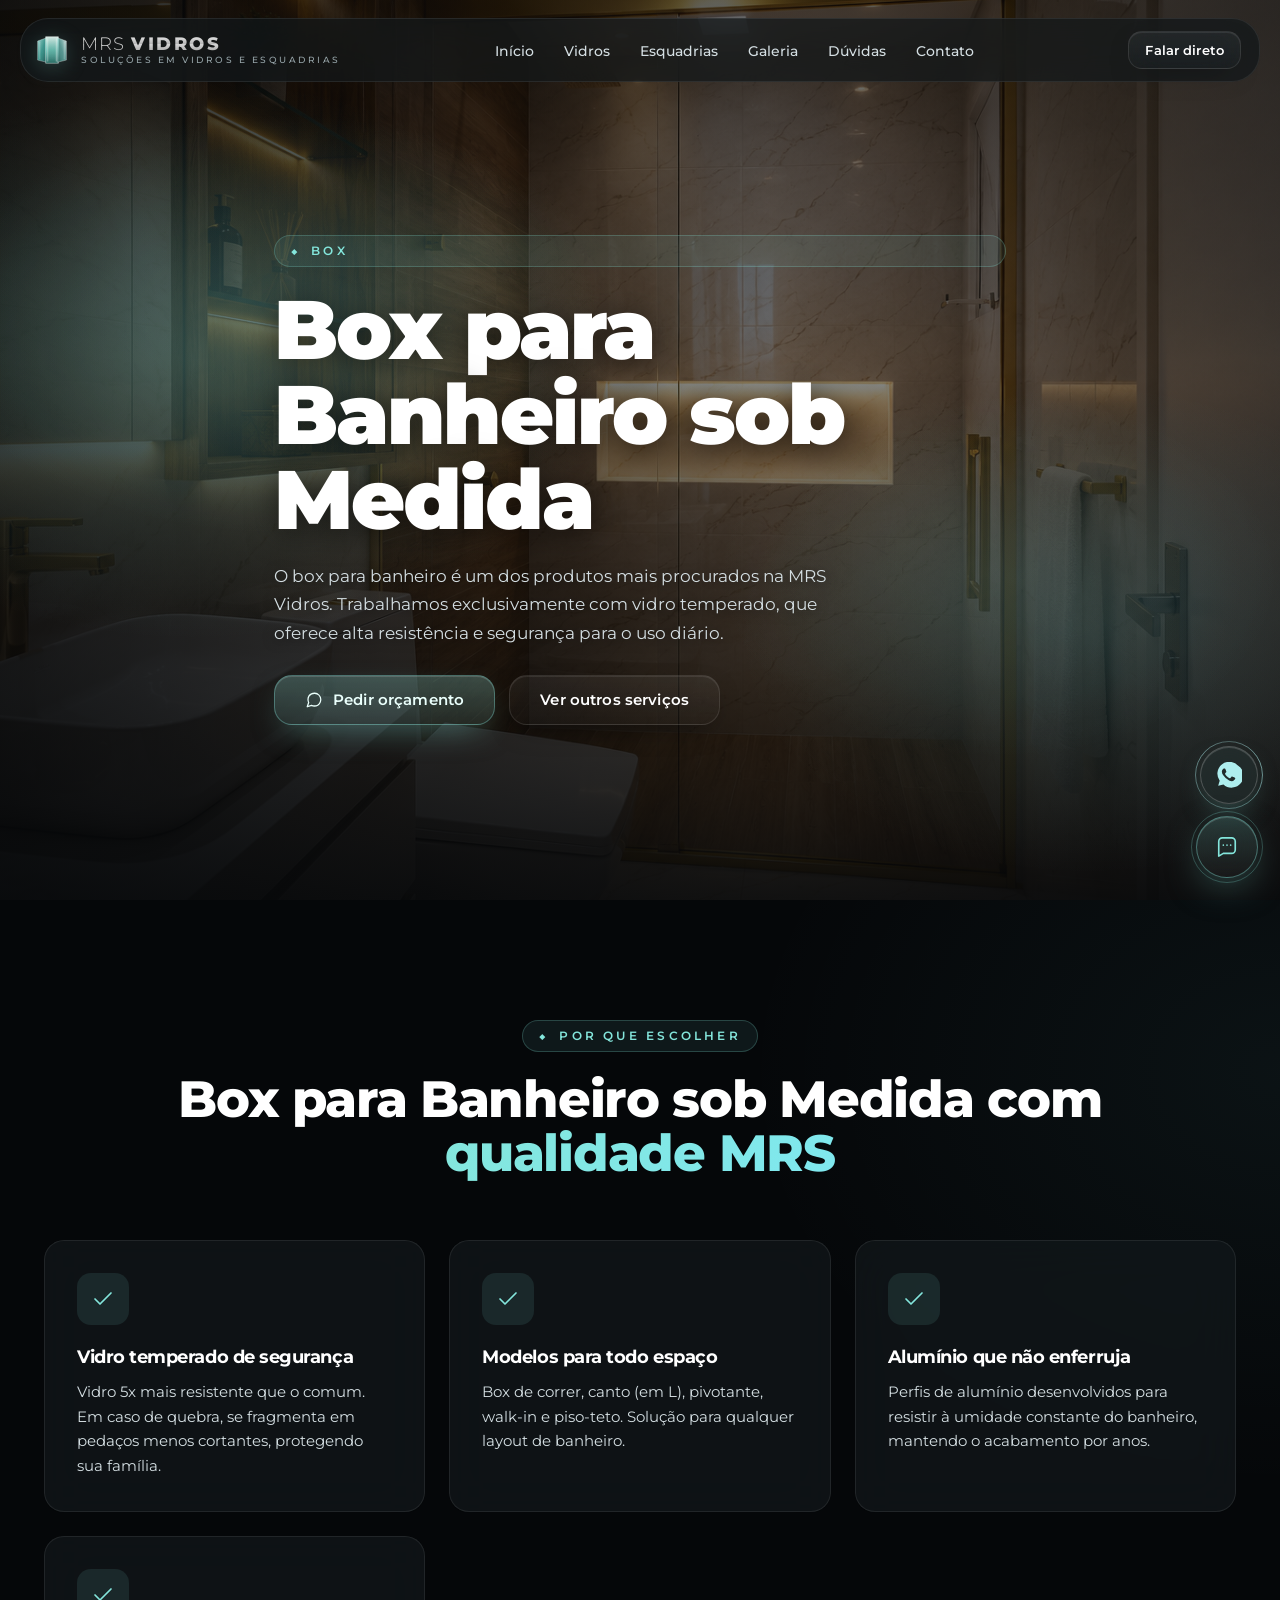
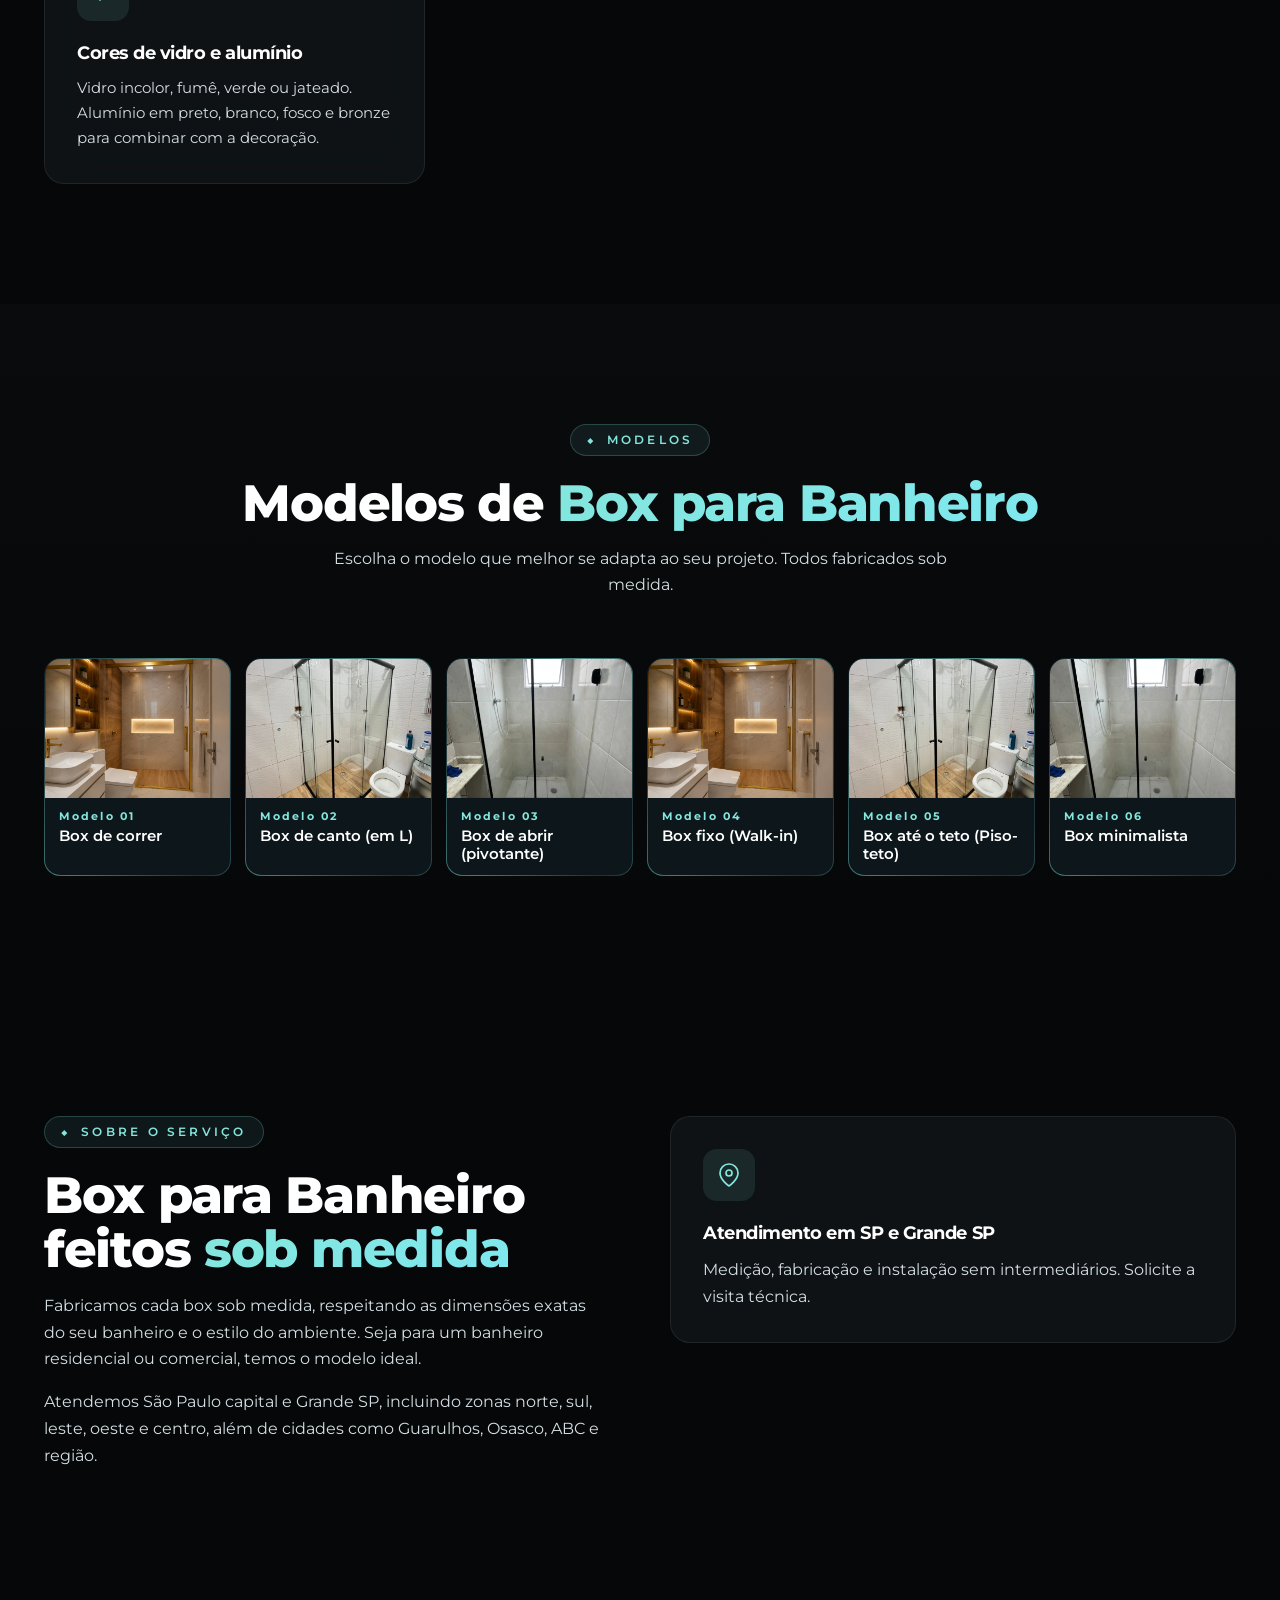
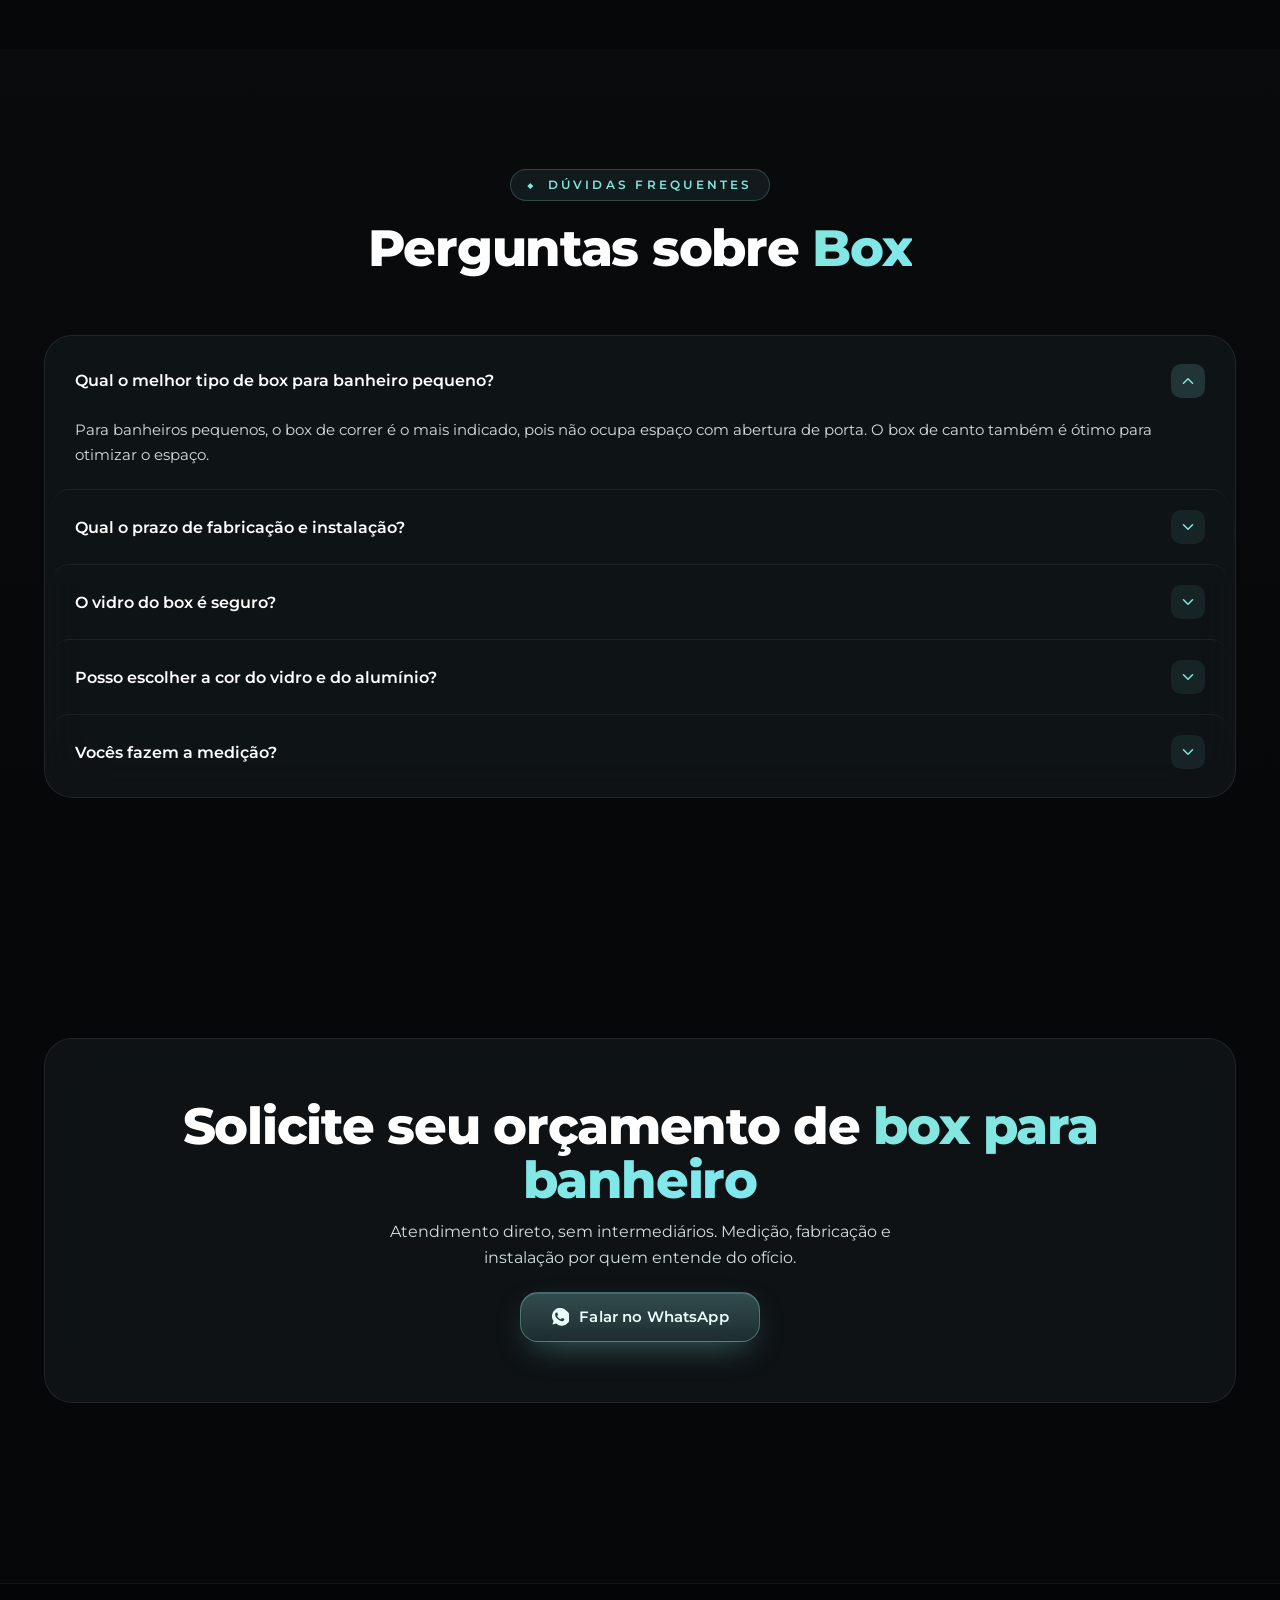
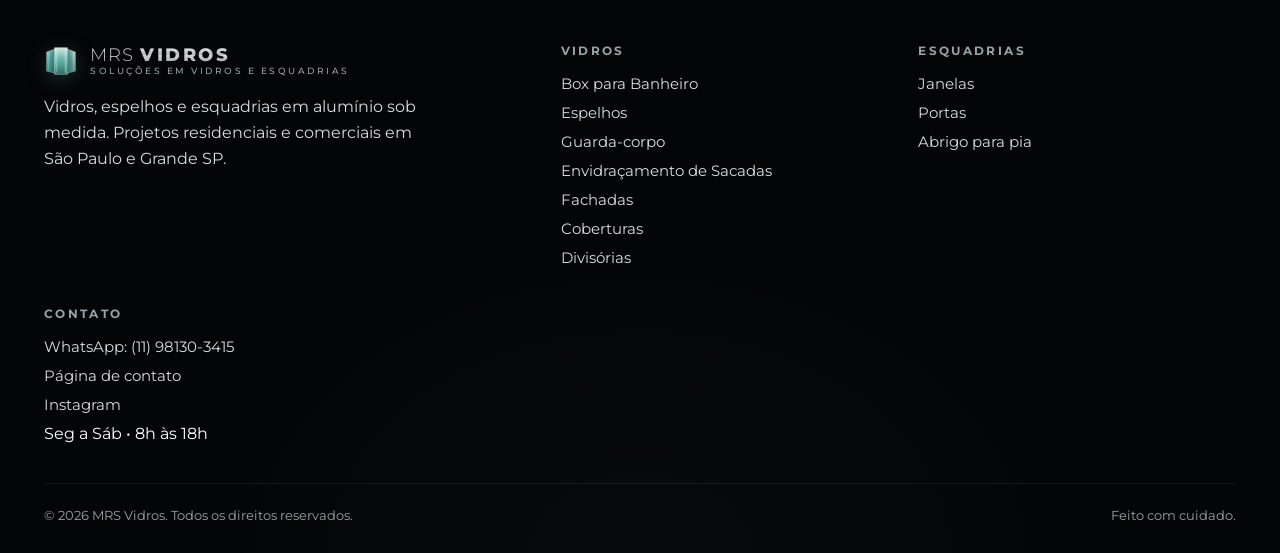
<file: box-para-banheiro.html>
<!doctype html>
<html lang="pt-BR">
<head>
<script async src="https://www.googletagmanager.com/gtag/js?id=G-GE07QC7D25"></script>
<script>window.dataLayer=window.dataLayer||[];function gtag(){dataLayer.push(arguments);}gtag('js',new Date());gtag('config','G-GE07QC7D25');</script>
<meta charset="utf-8" />
<meta name="viewport" content="width=device-width,initial-scale=1" />
<meta name="theme-color" content="#050709" />
<title>Box para Banheiro sob Medida em São Paulo | MRS Vidros</title>
<meta name="description" content="Box de vidro temperado para banheiro: modelos de correr, canto, pivotante e piso-teto. Fabricação sob medida e instalação profissional em São Paulo e Grande SP." />
<link rel="canonical" href="https://mrsvidros.com.br/box-para-banheiro.html" />
<meta name="robots" content="index,follow" />
<meta property="og:type" content="website" />
<meta property="og:title" content="Box para Banheiro sob Medida em São Paulo | MRS Vidros" />
<meta property="og:description" content="Box de vidro temperado para banheiro: modelos de correr, canto, pivotante e piso-teto. Fabricação sob medida e instalação profissional em São Paulo e Grande SP." />
<meta property="og:image" content="https://media.base44.com/images/public/6a5961f48b7d6873d9518ac1/6d50f7392_generated_image.png" />
<meta property="og:image:width" content="1200" />
<meta property="og:image:height" content="630" />
<meta property="og:site_name" content="MRS Vidros" />
<meta property="og:locale" content="pt_BR" />
<meta name="twitter:card" content="summary_large_image" />
<meta name="twitter:title" content="Box para Banheiro sob Medida em São Paulo | MRS Vidros" />
<meta name="twitter:description" content="Box de vidro temperado para banheiro: modelos de correr, canto, pivotante e piso-teto. Fabricação sob medida e instalação profissional em São Paulo e Grande SP." />
<meta name="twitter:image" content="https://media.base44.com/images/public/6a5961f48b7d6873d9518ac1/6d50f7392_generated_image.png" />
<link rel="icon" type="image/x-icon" href="imagens/favicon.ico.png">
<link rel="icon" type="image/png" sizes="32x32" href="imagens/favicon-32x32.png">
<link rel="icon" type="image/png" sizes="16x16" href="imagens/favicon-16x16.png">
<link rel="apple-touch-icon" sizes="180x180" href="imagens/apple-touch-icon.png">
<link rel="icon" type="image/png" sizes="192x192" href="imagens/android-chrome-192x192.png">
<link rel="icon" type="image/png" sizes="512x512" href="imagens/android-chrome-512x512.png">
<link rel="preconnect" href="https://fonts.googleapis.com" />
<link rel="preconnect" href="https://fonts.gstatic.com" crossorigin />
<link href="https://fonts.googleapis.com/css2?family=Montserrat:wght@300;400;500;600;700;800;900&display=swap" rel="stylesheet" />
<link rel="stylesheet" href="style.css" />
</head>
<body>
<svg width="0" height="0" style="position:absolute" aria-hidden="true">
    <defs>
      <linearGradient id="lg-glass-a" x1="0" y1="0" x2="1" y2="1">
        <stop offset="0" stop-color="#b9f0ea" stop-opacity=".88"/>
        <stop offset=".5" stop-color="#4fc9bd" stop-opacity=".68"/>
        <stop offset="1" stop-color="#1f5a55" stop-opacity=".88"/>
      </linearGradient>
      <linearGradient id="lg-glass-b" x1="1" y1="0" x2="0" y2="1">
        <stop offset="0" stop-color="#eaf6f5" stop-opacity=".9"/>
        <stop offset=".5" stop-color="#84e6dc" stop-opacity=".58"/>
        <stop offset="1" stop-color="#2a6a63" stop-opacity=".86"/>
      </linearGradient>
      <linearGradient id="lg-glass-c" x1="0" y1="0" x2="0" y2="1">
        <stop offset="0" stop-color="#e8faf4" stop-opacity=".92"/>
        <stop offset=".5" stop-color="#7fe8d8" stop-opacity=".72"/>
        <stop offset="1" stop-color="#2d756c" stop-opacity=".88"/>
      </linearGradient>
      <symbol id="mrs-mark" viewBox="0 0 64 64">
        <path d="M5 15 L22 9 L22 55 L5 51 Z" fill="url(#lg-glass-a)" stroke="rgba(255,255,255,.72)" stroke-width=".8"/>
        <path d="M20 7 L44 7 L44 57 L20 57 Z" fill="url(#lg-glass-c)" stroke="rgba(255,255,255,.82)" stroke-width=".9"/>
        <path d="M42 9 L59 15 L59 51 L42 55 Z" fill="url(#lg-glass-b)" stroke="rgba(255,255,255,.72)" stroke-width=".8"/>
        <path d="M9 17 L9 49" stroke="rgba(255,255,255,.5)" stroke-width="1" fill="none" stroke-linecap="round"/>
        <path d="M24 11 L24 53" stroke="rgba(255,255,255,.6)" stroke-width="1.2" fill="none" stroke-linecap="round"/>
        <path d="M40 11 L40 53" stroke="rgba(255,255,255,.6)" stroke-width="1.2" fill="none" stroke-linecap="round"/>
        <path d="M55 17 L55 49" stroke="rgba(255,255,255,.5)" stroke-width="1" fill="none" stroke-linecap="round"/>
      </symbol>
    </defs>
  </svg>
<header class="header" id="header">
<div class="nav glass">
<a href="index.html" class="logo" aria-label="MRS Vidros"><svg class="logo-mark" width="34" height="34" aria-hidden="true"><use href="#mrs-mark"/></svg><span class="logo-text"><span class="logo-main">MRS <span class="logo-strong">VIDROS</span></span><span class="logo-sub">Soluções em vidros e esquadrias</span></span></a>
<ul class="nav-links"><li><a href="index.html">Início</a></li><li><a href="index.html#vidros">Vidros</a></li><li><a href="index.html#esquadrias">Esquadrias</a></li><li><a href="index.html#galeria">Galeria</a></li><li><a href="index.html#faq">Dúvidas</a></li><li><a href="contato.html">Contato</a></li></ul>
<a href="https://wa.me/5511981303415" target="_blank" rel="noopener" class="btn btn-ghost btn-halo btn-sm nav-cta" data-wa-direct>Falar direto</a>
<button class="menu-btn glass" id="menuBtn" aria-label="Abrir menu"><svg width="22" height="22" viewBox="0 0 24 24" fill="none" stroke="currentColor" stroke-width="1.8" stroke-linecap="round"><path d="M4 7h16M4 12h16M4 17h16"/></svg></button>
</div>
</header>
<div class="overlay" id="overlay"></div>
<aside class="drawer" id="drawer" aria-hidden="true">
<div class="drawer-head">
<div class="logo"><svg class="logo-mark" width="34" height="34" aria-hidden="true"><use href="#mrs-mark"/></svg><span class="logo-text"><span class="logo-main">MRS <span class="logo-strong">VIDROS</span></span><span class="logo-sub">Soluções em vidros e esquadrias</span></span></div>
<button class="drawer-close" id="drawerClose" aria-label="Fechar menu"><svg width="22" height="22" viewBox="0 0 24 24" fill="none" stroke="currentColor" stroke-width="2" stroke-linecap="round"><path d="M6 6l12 12M18 6L6 18"/></svg></button>
</div>
<nav>
<a href="index.html"><svg width="20" height="20" viewBox="0 0 24 24" fill="none" stroke="currentColor" stroke-width="1.7" stroke-linecap="round" stroke-linejoin="round"><path d="M3 10.5L12 3l9 7.5"/><path d="M5 9.5V21h14V9.5"/></svg> Início</a>
<a href="index.html#vidros"><svg width="20" height="20" viewBox="0 0 24 24" fill="none" stroke="currentColor" stroke-width="1.7" stroke-linecap="round" stroke-linejoin="round"><rect x="3" y="4" width="18" height="14" rx="2"/><path d="M3 11h18"/><path d="M12 4v14"/></svg> Vidros</a>
<a href="index.html#esquadrias"><svg width="20" height="20" viewBox="0 0 24 24" fill="none" stroke="currentColor" stroke-width="1.7" stroke-linecap="round" stroke-linejoin="round"><rect x="4" y="3" width="16" height="18" rx="1.5"/><path d="M4 12h16"/><path d="M12 3v18"/></svg> Esquadrias</a>
<a href="index.html#galeria"><svg width="20" height="20" viewBox="0 0 24 24" fill="none" stroke="currentColor" stroke-width="1.7" stroke-linecap="round" stroke-linejoin="round"><rect x="3" y="3" width="18" height="18" rx="2"/><circle cx="9" cy="10" r="1.6"/><path d="M21 15l-5-5-8 8"/></svg> Galeria</a>
<a href="index.html#faq"><svg width="20" height="20" viewBox="0 0 24 24" fill="none" stroke="currentColor" stroke-width="1.7" stroke-linecap="round" stroke-linejoin="round"><circle cx="12" cy="12" r="9"/><path d="M9.5 9a2.5 2.5 0 1 1 3.5 2.3c-.8.4-1 .9-1 1.7"/><path d="M12 17h.01"/></svg> Dúvidas</a>
<a href="contato.html"><svg width="20" height="20" viewBox="0 0 24 24" fill="none" stroke="currentColor" stroke-width="1.7" stroke-linecap="round" stroke-linejoin="round"><path d="M4 6h16v12H4z"/><path d="M4 6l8 7 8-7"/></svg> Contato</a>
<a href="https://wa.me/5511981303415" target="_blank" rel="noopener" class="drawer-cta" data-wa-direct><svg width="20" height="20" viewBox="0 0 24 24" fill="currentColor"><path d="M20.5 3.5A11 11 0 0 0 3.4 17.3L2 22l4.9-1.3A11 11 0 1 0 20.5 3.5Zm-3.3 12.7c-.3.8-1.7 1.5-2.4 1.5a5.8 5.8 0 0 1-2.7-.6 14 14 0 0 1-5.4-4.8 6.2 6.2 0 0 1-1.3-3.3 3.5 3.5 0 0 1 1.1-2.6 1.2 1.2 0 0 1 .8-.4h.6c.2 0 .5 0 .7.5s.9 2.1.9 2.3 0 .3 0 .5-.2.3-.4.5-.6.7-.7.9 0 .5.1.6a8.8 8.8 0 0 0 1.7 2.1 8 8 0 0 0 2.4 1.5c.3.2.5.1.7-.1s.8-.9 1-1.2.4-.3.7-.2 1.8.8 2.1 1 .5.3.6.4.1.7-.2 1.4Z"/></svg> Falar direto no WhatsApp</a>
</nav>
<div class="drawer-foot">Seg a Sáb • 8h às 18h</div>
</aside>
<main>
<section class="hero-fs" id="inicio">
<div class="hero-bg"><img src="imagens/box-1.jpg" alt="Box para Banheiro" id="heroBgImg" /><div class="hero-scrim"></div><div class="hero-glow"></div></div>
<div class="container hero-content">
<span class="tag reveal"><span class="diamond">◆</span>Box</span>
<h1 class="reveal">Box para Banheiro sob Medida</h1>
<p class="reveal">O box para banheiro é um dos produtos mais procurados na MRS Vidros. Trabalhamos exclusivamente com vidro temperado, que oferece alta resistência e segurança para o uso diário.</p>
<div class="cta-row reveal">
<a href="https://wa.me/5511981303415?text=Ola%21%20Vim%20pelo%20site%20da%20MRS%20Vidros%20e%20gostaria%20de%20um%20orcamento%20de%20Box%20para%20Banheiro." target="_blank" rel="noopener" class="btn btn-primary btn-halo"><svg width="18" height="18" viewBox="0 0 24 24" fill="none" stroke="currentColor" stroke-width="1.7" stroke-linecap="round" stroke-linejoin="round"><path d="M21 11.5a8.38 8.38 0 0 1-.9 3.8 8.5 8.5 0 0 1-7.6 4.7 8.38 8.38 0 0 1-3.8-.9L3 21l1.9-5.7a8.38 8.38 0 0 1-.9-3.8 8.5 8.5 0 0 1 4.7-7.6 8.38 8.38 0 0 1 3.8-.9h.5a8.48 8.48 0 0 1 8 8v.5z"/></svg> Pedir orçamento</a>
<a href="index.html" class="btn btn-ghost btn-halo">Ver outros serviços</a>
</div>
</div>
</section>
<section class="section">
<div class="container">
<div class="section-head reveal">
<span class="tag"><span class="diamond">◆</span>Por que escolher</span>
<h2>Box para Banheiro sob Medida com <span class="gradient-text">qualidade MRS</span></h2>
</div>
<div class="about-grid"><div class="about-card glass reveal"><div class="icon"><svg width="24" height="24" viewBox="0 0 24 24" fill="none" stroke="currentColor" stroke-width="1.7" stroke-linecap="round" stroke-linejoin="round"><path d="M20 6L9 17l-5-5"/></svg></div><h3>Vidro temperado de segurança</h3><p>Vidro 5x mais resistente que o comum. Em caso de quebra, se fragmenta em pedaços menos cortantes, protegendo sua família.</p></div><div class="about-card glass reveal"><div class="icon"><svg width="24" height="24" viewBox="0 0 24 24" fill="none" stroke="currentColor" stroke-width="1.7" stroke-linecap="round" stroke-linejoin="round"><path d="M20 6L9 17l-5-5"/></svg></div><h3>Modelos para todo espaço</h3><p>Box de correr, canto (em L), pivotante, walk-in e piso-teto. Solução para qualquer layout de banheiro.</p></div><div class="about-card glass reveal"><div class="icon"><svg width="24" height="24" viewBox="0 0 24 24" fill="none" stroke="currentColor" stroke-width="1.7" stroke-linecap="round" stroke-linejoin="round"><path d="M20 6L9 17l-5-5"/></svg></div><h3>Alumínio que não enferruja</h3><p>Perfis de alumínio desenvolvidos para resistir à umidade constante do banheiro, mantendo o acabamento por anos.</p></div><div class="about-card glass reveal"><div class="icon"><svg width="24" height="24" viewBox="0 0 24 24" fill="none" stroke="currentColor" stroke-width="1.7" stroke-linecap="round" stroke-linejoin="round"><path d="M20 6L9 17l-5-5"/></svg></div><h3>Cores de vidro e alumínio</h3><p>Vidro incolor, fumê, verde ou jateado. Alumínio em preto, branco, fosco e bronze para combinar com a decoração.</p></div></div>
</div>
</section>
<section class="section section-alt">
<div class="container">
<div class="section-head reveal">
<span class="tag"><span class="diamond">◆</span>Modelos</span>
<h2>Modelos de <span class="gradient-text">Box para Banheiro</span></h2>
<p>Escolha o modelo que melhor se adapta ao seu projeto. Todos fabricados sob medida.</p>
</div>
<div class="model-grid"><a href="https://wa.me/5511981303415?text=Ola%21%20Vim%20pelo%20site%20da%20MRS%20Vidros%20e%20gostaria%20de%20um%20orcamento%20de%20Box%20para%20Banheiro%20-%20modelo%20Box%20de%20correr." target="_blank" rel="noopener" class="model-card reveal"><div class="model-img"><img src="imagens/box-1.jpg" alt="Box de correr" loading="lazy"/></div><div class="model-info"><span class="model-num">Modelo 01</span><span class="model-name">Box de correr</span></div></a><a href="https://wa.me/5511981303415?text=Ola%21%20Vim%20pelo%20site%20da%20MRS%20Vidros%20e%20gostaria%20de%20um%20orcamento%20de%20Box%20para%20Banheiro%20-%20modelo%20Box%20de%20canto%20%28em%20L%29." target="_blank" rel="noopener" class="model-card reveal"><div class="model-img"><img src="imagens/box-2.jpg" alt="Box de canto (em L)" loading="lazy"/></div><div class="model-info"><span class="model-num">Modelo 02</span><span class="model-name">Box de canto (em L)</span></div></a><a href="https://wa.me/5511981303415?text=Ola%21%20Vim%20pelo%20site%20da%20MRS%20Vidros%20e%20gostaria%20de%20um%20orcamento%20de%20Box%20para%20Banheiro%20-%20modelo%20Box%20de%20abrir%20%28pivotante%29." target="_blank" rel="noopener" class="model-card reveal"><div class="model-img"><img src="imagens/box-3.jpg" alt="Box de abrir (pivotante)" loading="lazy"/></div><div class="model-info"><span class="model-num">Modelo 03</span><span class="model-name">Box de abrir (pivotante)</span></div></a><a href="https://wa.me/5511981303415?text=Ola%21%20Vim%20pelo%20site%20da%20MRS%20Vidros%20e%20gostaria%20de%20um%20orcamento%20de%20Box%20para%20Banheiro%20-%20modelo%20Box%20fixo%20%28Walk-in%29." target="_blank" rel="noopener" class="model-card reveal"><div class="model-img"><img src="imagens/box-1.jpg" alt="Box fixo (Walk-in)" loading="lazy"/></div><div class="model-info"><span class="model-num">Modelo 04</span><span class="model-name">Box fixo (Walk-in)</span></div></a><a href="https://wa.me/5511981303415?text=Ola%21%20Vim%20pelo%20site%20da%20MRS%20Vidros%20e%20gostaria%20de%20um%20orcamento%20de%20Box%20para%20Banheiro%20-%20modelo%20Box%20at%C3%A9%20o%20teto%20%28Piso-teto%29." target="_blank" rel="noopener" class="model-card reveal"><div class="model-img"><img src="imagens/box-2.jpg" alt="Box até o teto (Piso-teto)" loading="lazy"/></div><div class="model-info"><span class="model-num">Modelo 05</span><span class="model-name">Box até o teto (Piso-teto)</span></div></a><a href="https://wa.me/5511981303415?text=Ola%21%20Vim%20pelo%20site%20da%20MRS%20Vidros%20e%20gostaria%20de%20um%20orcamento%20de%20Box%20para%20Banheiro%20-%20modelo%20Box%20minimalista." target="_blank" rel="noopener" class="model-card reveal"><div class="model-img"><img src="imagens/box-3.jpg" alt="Box minimalista" loading="lazy"/></div><div class="model-info"><span class="model-num">Modelo 06</span><span class="model-name">Box minimalista</span></div></a></div>
</div>
</section>
<section class="section">
<div class="container narrow">
<div class="about-lead reveal">
<div>
<span class="tag"><span class="diamond">◆</span>Sobre o serviço</span>
<h2 style="margin:20px 0 16px">Box para Banheiro feitos <span class="gradient-text">sob medida</span></h2>
<p>Fabricamos cada box sob medida, respeitando as dimensões exatas do seu banheiro e o estilo do ambiente. Seja para um banheiro residencial ou comercial, temos o modelo ideal.</p>
<p style="margin-top:16px">Atendemos São Paulo capital e Grande SP, incluindo zonas norte, sul, leste, oeste e centro, além de cidades como Guarulhos, Osasco, ABC e região.</p>
</div>
<div class="about-card glass">
<div class="icon"><svg width="24" height="24" viewBox="0 0 24 24" fill="none" stroke="currentColor" stroke-width="1.7" stroke-linecap="round" stroke-linejoin="round"><path d="M21 10c0 7-9 13-9 13s-9-6-9-13a9 9 0 0 1 18 0z"/><circle cx="12" cy="10" r="3"/></svg></div>
<h3>Atendimento em SP e Grande SP</h3>
<p>Medição, fabricação e instalação sem intermediários. Solicite a visita técnica.</p>
</div>
</div>
</div>
</section>
<section class="section section-alt" id="faq">
<div class="container narrow">
<div class="section-head reveal">
<span class="tag"><span class="diamond">◆</span>Dúvidas frequentes</span>
<h2>Perguntas sobre <span class="gradient-text">Box</span></h2>
</div>
<div class="faq-list glass"><details class="faq-item" open><summary><span>Qual o melhor tipo de box para banheiro pequeno?</span><span class="faq-ic" aria-hidden="true"><svg width="18" height="18" viewBox="0 0 24 24" fill="none" stroke="currentColor" stroke-width="2" stroke-linecap="round" stroke-linejoin="round"><path d="M6 9l6 6 6-6"/></svg></span></summary><div class="faq-a"><p>Para banheiros pequenos, o box de correr é o mais indicado, pois não ocupa espaço com abertura de porta. O box de canto também é ótimo para otimizar o espaço.</p></div></details><details class="faq-item"><summary><span>Qual o prazo de fabricação e instalação?</span><span class="faq-ic" aria-hidden="true"><svg width="18" height="18" viewBox="0 0 24 24" fill="none" stroke="currentColor" stroke-width="2" stroke-linecap="round" stroke-linejoin="round"><path d="M6 9l6 6 6-6"/></svg></span></summary><div class="faq-a"><p>Boxes sob medida têm prazo médio de 10 a 15 dias úteis. Temos também modelos à pronta entrega com instalação em até 1 dia útil.</p></div></details><details class="faq-item"><summary><span>O vidro do box é seguro?</span><span class="faq-ic" aria-hidden="true"><svg width="18" height="18" viewBox="0 0 24 24" fill="none" stroke="currentColor" stroke-width="2" stroke-linecap="round" stroke-linejoin="round"><path d="M6 9l6 6 6-6"/></svg></span></summary><div class="faq-a"><p>Sim. Usamos apenas vidro temperado, que é 5x mais resistente que o vidro comum. Em caso de quebra, se fragmenta em pedaços pequenos e menos cortantes.</p></div></details><details class="faq-item"><summary><span>Posso escolher a cor do vidro e do alumínio?</span><span class="faq-ic" aria-hidden="true"><svg width="18" height="18" viewBox="0 0 24 24" fill="none" stroke="currentColor" stroke-width="2" stroke-linecap="round" stroke-linejoin="round"><path d="M6 9l6 6 6-6"/></svg></span></summary><div class="faq-a"><p>Sim. Oferecemos vidro incolor, fumê, verde e jateado. O alumínio está disponível em preto, branco, fosco e bronze.</p></div></details><details class="faq-item"><summary><span>Vocês fazem a medição?</span><span class="faq-ic" aria-hidden="true"><svg width="18" height="18" viewBox="0 0 24 24" fill="none" stroke="currentColor" stroke-width="2" stroke-linecap="round" stroke-linejoin="round"><path d="M6 9l6 6 6-6"/></svg></span></summary><div class="faq-a"><p>Sim. Fazemos a visita técnica para medição, fabricação sob medida e instalação final, garantindo o encaixe perfeito.</p></div></details></div>
</div>
</section>
<section class="section">
<div class="container">
<div class="cta-card glass reveal">
<h2>Solicite seu orçamento de <span class="gradient-text">box para banheiro</span></h2>
<p>Atendimento direto, sem intermediários. Medição, fabricação e instalação por quem entende do ofício.</p>
<a href="https://wa.me/5511981303415?text=Ola%21%20Vim%20pelo%20site%20da%20MRS%20Vidros%20e%20gostaria%20de%20um%20orcamento%20de%20Box%20para%20Banheiro." target="_blank" rel="noopener" class="btn btn-primary btn-halo"><svg width="18" height="18" viewBox="0 0 24 24" fill="currentColor"><path d="M20.5 3.5A11 11 0 0 0 3.4 17.3L2 22l4.9-1.3A11 11 0 1 0 20.5 3.5Zm-3.3 12.7c-.3.8-1.7 1.5-2.4 1.5a5.8 5.8 0 0 1-2.7-.6 14 14 0 0 1-5.4-4.8 6.2 6.2 0 0 1-1.3-3.3 3.5 3.5 0 0 1 1.1-2.6 1.2 1.2 0 0 1 .8-.4h.6c.2 0 .5 0 .7.5s.9 2.1.9 2.3 0 .3 0 .5-.2.3-.4.5-.6.7-.7.9 0 .5.1.6a8.8 8.8 0 0 0 1.7 2.1 8 8 0 0 0 2.4 1.5c.3.2.5.1.7-.1s.8-.9 1-1.2.4-.3.7-.2 1.8.8 2.1 1 .5.3.6.4.1.7-.2 1.4Z"/></svg> Falar no WhatsApp</a>
</div>
</div>
</section>
<footer class="footer">
<div class="container">
<div class="footer-grid">
<div>
<div class="logo" style="margin-bottom:16px"><svg class="logo-mark" width="34" height="34" aria-hidden="true"><use href="#mrs-mark"/></svg><span class="logo-text"><span class="logo-main">MRS <span class="logo-strong">VIDROS</span></span><span class="logo-sub">Soluções em vidros e esquadrias</span></span></div>
<p style="max-width:380px">Vidros, espelhos e esquadrias em alumínio sob medida. Projetos residenciais e comerciais em São Paulo e Grande SP.</p>
</div>
<div>
<h5>Vidros</h5>
<ul>
<li><a href="box-para-banheiro.html">Box para Banheiro</a></li>
<li><a href="espelhos.html">Espelhos</a></li>
<li><a href="guarda-corpo-de-vidro.html">Guarda-corpo</a></li>
<li><a href="envidracamento-de-sacadas.html">Envidraçamento de Sacadas</a></li>
<li><a href="index.html#vidros">Fachadas</a></li>
<li><a href="index.html#vidros">Coberturas</a></li>
<li><a href="index.html#vidros">Divisórias</a></li>
</ul>
</div>
<div>
<h5>Esquadrias</h5>
<ul>
<li><a href="index.html#esquadrias">Janelas</a></li>
<li><a href="index.html#esquadrias">Portas</a></li>
<li><a href="index.html#esquadrias">Abrigo para pia</a></li>
</ul>
</div>
<div>
<h5>Contato</h5>
<ul>
<li><a href="https://wa.me/5511981303415" target="_blank" rel="noopener">WhatsApp: (11) 98130-3415</a></li>
<li><a href="contato.html">Página de contato</a></li>
<li><a href="https://www.instagram.com/vidracariamrsvidros/" target="_blank" rel="noopener">Instagram</a></li>
<li>Seg a Sáb • 8h às 18h</li>
</ul>
</div>
</div>
<div class="footer-bottom"><span>© <span id="year"></span> MRS Vidros. Todos os direitos reservados.</span><span>Feito com cuidado.</span></div>
</div>
</footer>
</main>
<a href="https://wa.me/5511981303415" target="_blank" rel="noopener" class="fab-wa" data-wa-direct aria-label="Falar direto no WhatsApp"><span class="fab-ring"></span><svg width="26" height="26" viewBox="0 0 24 24" fill="currentColor"><path d="M20.5 3.5A11 11 0 0 0 3.4 17.3L2 22l4.9-1.3A11 11 0 1 0 20.5 3.5Zm-3.3 12.7c-.3.8-1.7 1.5-2.4 1.5a5.8 5.8 0 0 1-2.7-.6 14 14 0 0 1-5.4-4.8 6.2 6.2 0 0 1-1.3-3.3 3.5 3.5 0 0 1 1.1-2.6 1.2 1.2 0 0 1 .8-.4h.6c.2 0 .5 0 .7.5s.9 2.1.9 2.3 0 .3 0 .5-.2.3-.4.5-.6.7-.7.9 0 .5.1.6a8.8 8.8 0 0 0 1.7 2.1 8 8 0 0 0 2.4 1.5c.3.2.5.1.7-.1s.8-.9 1-1.2.4-.3.7-.2 1.8.8 2.1 1 .5.3.6.4.1.7-.2 1.4Z"/></svg></a>
<button class="fab-glass" id="fabAssistant" aria-label="Abrir assistente"><span class="fab-ring"></span><svg width="22" height="22" viewBox="0 0 24 24" fill="none" stroke="currentColor" stroke-width="1.8" stroke-linecap="round" stroke-linejoin="round"><path d="M21 15a4 4 0 0 1-4 4H8l-5 3V6a4 4 0 0 1 4-4h10a4 4 0 0 1 4 4z"/><path d="M8 10h.01M12 10h.01M16 10h.01"/></svg></button>
<button class="to-top" id="toTop" aria-label="Voltar ao topo"><svg width="20" height="20" viewBox="0 0 24 24" fill="none" stroke="currentColor" stroke-width="2" stroke-linecap="round" stroke-linejoin="round"><path d="M12 19V5M5 12l7-7 7 7"/></svg></button>
<nav class="mobile-bar glass" id="mobileBar" aria-label="Navegação rápida">
<a href="index.html"><svg width="22" height="22" viewBox="0 0 24 24" fill="none" stroke="currentColor" stroke-width="1.7" stroke-linecap="round" stroke-linejoin="round"><path d="M3 10.5L12 3l9 7.5"/><path d="M5 9.5V21h14V9.5"/></svg><span>Início</span></a>
<a href="index.html#vidros"><svg width="22" height="22" viewBox="0 0 24 24" fill="none" stroke="currentColor" stroke-width="1.7" stroke-linecap="round" stroke-linejoin="round"><rect x="3" y="3" width="7" height="7" rx="1.5"/><rect x="14" y="3" width="7" height="7" rx="1.5"/><rect x="3" y="14" width="7" height="7" rx="1.5"/><rect x="14" y="14" width="7" height="7" rx="1.5"/></svg><span>Produtos</span></a>
<a href="https://wa.me/5511981303415" target="_blank" rel="noopener" data-wa-direct class="mobile-bar-wa"><svg width="22" height="22" viewBox="0 0 24 24" fill="currentColor"><path d="M20.5 3.5A11 11 0 0 0 3.4 17.3L2 22l4.9-1.3A11 11 0 1 0 20.5 3.5Zm-3.3 12.7c-.3.8-1.7 1.5-2.4 1.5a5.8 5.8 0 0 1-2.7-.6 14 14 0 0 1-5.4-4.8 6.2 6.2 0 0 1-1.3-3.3 3.5 3.5 0 0 1 1.1-2.6 1.2 1.2 0 0 1 .8-.4h.6c.2 0 .5 0 .7.5s.9 2.1.9 2.3 0 .3 0 .5-.2.3-.4.5-.6.7-.7.9 0 .5.1.6a8.8 8.8 0 0 0 1.7 2.1 8 8 0 0 0 2.4 1.5c.3.2.5.1.7-.1s.8-.9 1-1.2.4-.3.7-.2 1.8.8 2.1 1 .5.3.6.4.1.7-.2 1.4Z"/></svg><span>WhatsApp</span></a>
</nav>
<div class="assistant" id="assistant" aria-hidden="true">
<div class="assistant-head">
<div class="assistant-title"><span class="dot"></span><div><strong>Assistente MRS</strong><small>Responde na hora</small></div></div>
<button class="assistant-close" id="assistantClose" aria-label="Fechar"><svg width="18" height="18" viewBox="0 0 24 24" fill="none" stroke="currentColor" stroke-width="2" stroke-linecap="round"><path d="M6 6l12 12M18 6L6 18"/></svg></button>
</div>
<div class="assistant-body" id="assistantBody"></div>
</div>
<div class="modal" id="pickerModal" aria-hidden="true"><div class="modal-backdrop" data-close-picker></div><div class="modal-card glass" role="dialog" aria-modal="true"><div class="modal-head"><div><span class="tag"><span class="diamond">◆</span><span id="pickerTag">Escolha o modelo</span></span><h3 id="pickerTitle">Escolha o modelo</h3></div><button class="assistant-close" data-close-picker aria-label="Fechar"><svg width="18" height="18" viewBox="0 0 24 24" fill="none" stroke="currentColor" stroke-width="2" stroke-linecap="round"><path d="M6 6l12 12M18 6L6 18"/></svg></button></div><div class="picker-body" id="pickerBody"></div></div></div>
<div class="modal" id="briefingModal" aria-hidden="true"><div class="modal-backdrop" data-close-modal></div><div class="modal-card glass" role="dialog" aria-modal="true"><div class="modal-head"><div><span class="tag"><span class="diamond">◆</span><span id="briefingTag">Orçamento</span></span><h3 id="briefingTitle">Orçamento</h3></div><button class="assistant-close" data-close-modal aria-label="Fechar"><svg width="18" height="18" viewBox="0 0 24 24" fill="none" stroke="currentColor" stroke-width="2" stroke-linecap="round"><path d="M6 6l12 12M18 6L6 18"/></svg></button></div><form id="briefingForm" class="briefing-form"></form></div></div>
<div class="lightbox" id="lightbox" aria-hidden="true"><button class="lb-close" data-lb-close aria-label="Fechar"><svg width="24" height="24" viewBox="0 0 24 24" fill="none" stroke="currentColor" stroke-width="2" stroke-linecap="round"><path d="M6 6l12 12M18 6L6 18"/></svg></button><button class="lb-arrow prev" data-lb-prev aria-label="Anterior"><svg width="28" height="28" viewBox="0 0 24 24" fill="none" stroke="currentColor" stroke-width="2" stroke-linecap="round" stroke-linejoin="round"><path d="M19 12H5M11 18l-6-6 6-6"/></svg></button><button class="lb-arrow next" data-lb-next aria-label="Próxima"><svg width="28" height="28" viewBox="0 0 24 24" fill="none" stroke="currentColor" stroke-width="2" stroke-linecap="round" stroke-linejoin="round"><path d="M5 12h14M13 6l6 6-6 6"/></svg></button><div class="lb-stage" id="lbStage"><img id="lbImg" alt="" /></div><div class="lb-caption" id="lbCaption"></div></div>
<script src="script.js"></script>
</body>
</html>
</file>
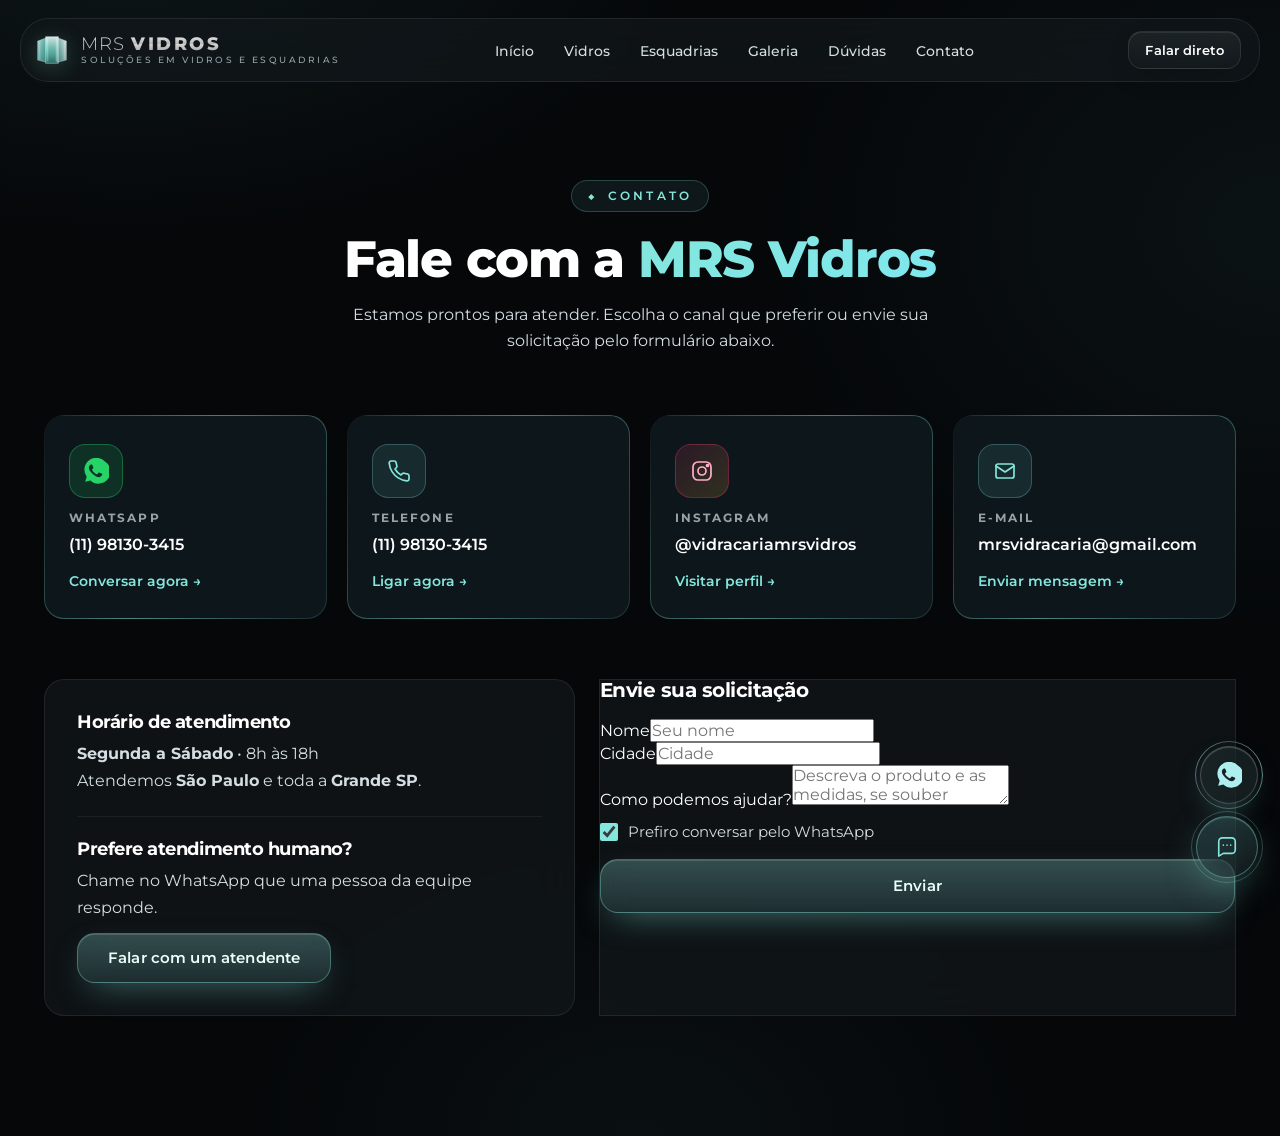
<file: contato.html>
<!doctype html>
<html lang="pt-BR">
<head>

<!-- Google tag (gtag.js) -->

<script async src="https://www.googletagmanager.com/gtag/js?id=G-GE07QC7D25"></script>

<script>

  window.dataLayer = window.dataLayer || [];

  function gtag(){dataLayer.push(arguments);}

  gtag('js', new Date());

  gtag('config', 'G-GE07QC7D25');

</script>

  <meta charset="utf-8" />
  <meta name="viewport" content="width=device-width,initial-scale=1" />
  <meta name="theme-color" content="#050709" />
  <title>Contato — MRS Vidros</title>
  <meta name="description" content="Fale com a MRS Vidros: WhatsApp, telefone, e-mail e Instagram. Atendimento Seg a Sáb, 8h às 18h em São Paulo e Grande SP." />
  <link rel="canonical" href="/contato.html" />
  <meta property="og:type" content="website" />
  <meta property="og:title" content="Contato — MRS Vidros" />
  <meta property="og:description" content="WhatsApp, telefone, e-mail e Instagram da MRS Vidros." />
  <meta property="og:image" content="https://media.base44.com/images/public/6a5961f48b7d6873d9518ac1/6d50f7392_generated_image.png" />
  <link rel="preconnect" href="https://fonts.googleapis.com" />
  <link rel="preconnect" href="https://fonts.gstatic.com" crossorigin />
  <link href="https://fonts.googleapis.com/css2?family=Montserrat:wght@300;400;500;600;700;800;900&display=swap" rel="stylesheet" />
  <link rel="stylesheet" href="style.css" />
<link rel="icon" type="image/x-icon" href="imagens/favicon.ico.png">
<link rel="icon" type="image/png" sizes="32x32" href="imagens/favicon-32x32.png">
<link rel="icon" type="image/png" sizes="16x16" href="imagens/favicon-16x16.png">
<link rel="apple-touch-icon" sizes="180x180" href="imagens/apple-touch-icon.png">
<link rel="icon" type="image/png" sizes="192x192" href="imagens/android-chrome-192x192.png">
<link rel="icon" type="image/png" sizes="512x512" href="imagens/android-chrome-512x512.png">
</head>
<body>
  <svg width="0" height="0" style="position:absolute" aria-hidden="true">
    <defs>
      <linearGradient id="lg-glass-a" x1="0" y1="0" x2="1" y2="1"><stop offset="0" stop-color="#b9f0ea" stop-opacity=".9"/><stop offset="1" stop-color="#4fc9bd" stop-opacity=".55"/></linearGradient>
      <linearGradient id="lg-glass-b" x1="1" y1="0" x2="0" y2="1"><stop offset="0" stop-color="#eaf6f5" stop-opacity=".95"/><stop offset="1" stop-color="#84e6dc" stop-opacity=".45"/></linearGradient>
      <linearGradient id="lg-glass-c" x1="0" y1="0" x2="0" y2="1">
        <stop offset="0" stop-color="#e8faf4" stop-opacity=".92"/>
        <stop offset=".5" stop-color="#7fe8d8" stop-opacity=".72"/>
        <stop offset="1" stop-color="#2d756c" stop-opacity=".88"/>
      </linearGradient>
      <symbol id="mrs-mark" viewBox="0 0 64 64">
        <path d="M5 15 L22 9 L22 55 L5 51 Z" fill="url(#lg-glass-a)" stroke="rgba(255,255,255,.72)" stroke-width=".8"/>
        <path d="M20 7 L44 7 L44 57 L20 57 Z" fill="url(#lg-glass-c)" stroke="rgba(255,255,255,.82)" stroke-width=".9"/>
        <path d="M42 9 L59 15 L59 51 L42 55 Z" fill="url(#lg-glass-b)" stroke="rgba(255,255,255,.72)" stroke-width=".8"/>
        <path d="M9 17 L9 49" stroke="rgba(255,255,255,.5)" stroke-width="1" fill="none" stroke-linecap="round"/>
        <path d="M24 11 L24 53" stroke="rgba(255,255,255,.6)" stroke-width="1.2" fill="none" stroke-linecap="round"/>
        <path d="M40 11 L40 53" stroke="rgba(255,255,255,.6)" stroke-width="1.2" fill="none" stroke-linecap="round"/>
        <path d="M55 17 L55 49" stroke="rgba(255,255,255,.5)" stroke-width="1" fill="none" stroke-linecap="round"/>
      </symbol>
    </defs>
  </svg>

  <header class="header" id="header">
    <div class="nav glass">
      <a href="index.html" class="logo" aria-label="MRS Vidros - início">
        <svg class="logo-mark" width="34" height="34" aria-hidden="true"><use href="#mrs-mark"/></svg>
        <span class="logo-text">
          <span class="logo-main">MRS <span class="logo-strong">VIDROS</span></span>
          <span class="logo-sub">Soluções em vidros e esquadrias</span>
        </span>
      </a>
      <ul class="nav-links">
        <li><a href="index.html">Início</a></li>
        <li><a href="index.html#vidros">Vidros</a></li>
        <li><a href="index.html#esquadrias">Esquadrias</a></li>
        <li><a href="index.html#galeria">Galeria</a></li>
        <li><a href="index.html#faq">Dúvidas</a></li>
        <li><a href="contato.html" aria-current="page">Contato</a></li>
      </ul>
      <a href="#" class="btn btn-ghost btn-halo btn-sm nav-cta" data-wa-direct>Falar direto</a>
      <button class="menu-btn glass" id="menuBtn" aria-label="Abrir menu">
        <svg width="22" height="22" viewBox="0 0 24 24" fill="none" stroke="currentColor" stroke-width="1.8" stroke-linecap="round"><path d="M4 7h16M4 12h16M4 17h16"/></svg>
      </button>
    </div>
  </header>

  <!-- DRAWER MOBILE -->
  <div class="overlay" id="overlay"></div>
  <aside class="drawer" id="drawer" aria-hidden="true">
    <div class="drawer-head">
      <div class="logo">
        <svg class="logo-mark" width="34" height="34" aria-hidden="true"><use href="#mrs-mark"/></svg>
        <span class="logo-text">
          <span class="logo-main">MRS <span class="logo-strong">VIDROS</span></span>
          <span class="logo-sub">Soluções em vidros e esquadrias</span>
        </span>
      </div>
      <button class="drawer-close" id="drawerClose" aria-label="Fechar menu">
        <svg width="22" height="22" viewBox="0 0 24 24" fill="none" stroke="currentColor" stroke-width="2" stroke-linecap="round"><path d="M6 6l12 12M18 6L6 18"/></svg>
      </button>
    </div>
    <nav>
      <a href="index.html"><svg width="20" height="20" viewBox="0 0 24 24" fill="none" stroke="currentColor" stroke-width="1.7" stroke-linecap="round" stroke-linejoin="round"><path d="M3 10.5L12 3l9 7.5"/><path d="M5 9.5V21h14V9.5"/></svg> Início</a>
      <a href="index.html#vidros"><svg width="20" height="20" viewBox="0 0 24 24" fill="none" stroke="currentColor" stroke-width="1.7" stroke-linecap="round" stroke-linejoin="round"><rect x="3" y="4" width="18" height="14" rx="2"/><path d="M3 11h18"/><path d="M12 4v14"/></svg> Vidros</a>
      <a href="index.html#esquadrias"><svg width="20" height="20" viewBox="0 0 24 24" fill="none" stroke="currentColor" stroke-width="1.7" stroke-linecap="round" stroke-linejoin="round"><rect x="4" y="3" width="16" height="18" rx="1.5"/><path d="M4 12h16"/><path d="M12 3v18"/></svg> Esquadrias</a>
      <a href="index.html#galeria"><svg width="20" height="20" viewBox="0 0 24 24" fill="none" stroke="currentColor" stroke-width="1.7" stroke-linecap="round" stroke-linejoin="round"><rect x="3" y="3" width="18" height="18" rx="2"/><circle cx="9" cy="10" r="1.6"/><path d="M21 15l-5-5-8 8"/></svg> Galeria</a>
      <a href="index.html#empresa"><svg width="20" height="20" viewBox="0 0 24 24" fill="none" stroke="currentColor" stroke-width="1.7" stroke-linecap="round" stroke-linejoin="round"><path d="M3 21h18"/><path d="M5 21V7l7-4 7 4v14"/><path d="M9 21v-6h6v6"/></svg> Empresa</a>
      <a href="index.html#faq"><svg width="20" height="20" viewBox="0 0 24 24" fill="none" stroke="currentColor" stroke-width="1.7" stroke-linecap="round" stroke-linejoin="round"><circle cx="12" cy="12" r="9"/><path d="M9.5 9a2.5 2.5 0 1 1 3.5 2.3c-.8.4-1 .9-1 1.7"/><path d="M12 17h.01"/></svg> Dúvidas</a>
      <a href="contato.html" aria-current="page"><svg width="20" height="20" viewBox="0 0 24 24" fill="none" stroke="currentColor" stroke-width="1.7" stroke-linecap="round" stroke-linejoin="round"><path d="M4 6h16v12H4z"/><path d="M4 6l8 7 8-7"/></svg> Contato</a>
      <a href="#" class="drawer-cta" data-wa-direct><svg width="20" height="20" viewBox="0 0 24 24" fill="currentColor"><path d="M20.5 3.5A11 11 0 0 0 3.4 17.3L2 22l4.9-1.3A11 11 0 1 0 20.5 3.5Zm-3.3 12.7c-.3.8-1.7 1.5-2.4 1.5a5.8 5.8 0 0 1-2.7-.6 14 14 0 0 1-5.4-4.8 6.2 6.2 0 0 1-1.3-3.3 3.5 3.5 0 0 1 1.1-2.6 1.2 1.2 0 0 1 .8-.4h.6c.2 0 .5 0 .7.5s.9 2.1.9 2.3 0 .3 0 .5-.2.3-.4.5-.6.7-.7.9 0 .5.1.6a8.8 8.8 0 0 0 1.7 2.1 8 8 0 0 0 2.4 1.5c.3.2.5.1.7-.1s.8-.9 1-1.2.4-.3.7-.2 1.8.8 2.1 1 .5.3.6.4.1.7-.2 1.4Z"/></svg> Falar direto no WhatsApp</a>
    </nav>
    <div class="drawer-foot">Seg a Sáb • 8h às 18h</div>
  </aside>

  <main>
    <section class="section" style="padding-top:180px">
      <div class="container">
        <div class="section-head reveal">
          <span class="tag"><span class="diamond">◆</span>Contato</span>
          <h2>Fale com a <span class="gradient-text">MRS Vidros</span></h2>
          <p>Estamos prontos para atender. Escolha o canal que preferir ou envie sua solicitação pelo formulário abaixo.</p>
        </div>

        <div class="channels-grid" style="margin-bottom:60px">
          <a href="#" class="channel-card glass reveal" data-wa-direct>
            <div class="channel-ic wa"><svg width="26" height="26" viewBox="0 0 24 24" fill="currentColor"><path d="M20.5 3.5A11 11 0 0 0 3.4 17.3L2 22l4.9-1.3A11 11 0 1 0 20.5 3.5Zm-3.3 12.7c-.3.8-1.7 1.5-2.4 1.5a5.8 5.8 0 0 1-2.7-.6 14 14 0 0 1-5.4-4.8 6.2 6.2 0 0 1-1.3-3.3 3.5 3.5 0 0 1 1.1-2.6 1.2 1.2 0 0 1 .8-.4h.6c.2 0 .5 0 .7.5s.9 2.1.9 2.3 0 .3 0 .5-.2.3-.4.5-.6.7-.7.9 0 .5.1.6a8.8 8.8 0 0 0 1.7 2.1 8 8 0 0 0 2.4 1.5c.3.2.5.1.7-.1s.8-.9 1-1.2.4-.3.7-.2 1.8.8 2.1 1 .5.3.6.4.1.7-.2 1.4Z"/></svg></div>
            <h4>WhatsApp</h4><p>(11) 98130-3415</p><span class="channel-cta">Conversar agora →</span>
          </a>
          <a href="tel:+5511981303415" class="channel-card glass reveal">
            <div class="channel-ic ph"><svg width="24" height="24" viewBox="0 0 24 24" fill="none" stroke="currentColor" stroke-width="1.7" stroke-linecap="round" stroke-linejoin="round"><path d="M22 16.9v3a2 2 0 0 1-2.2 2 20 20 0 0 1-8.6-3 20 20 0 0 1-6-6 20 20 0 0 1-3-8.6A2 2 0 0 1 4.1 2h3a2 2 0 0 1 2 1.7 13 13 0 0 0 .7 2.8 2 2 0 0 1-.4 2.1L8 10a16 16 0 0 0 6 6l1.4-1.4a2 2 0 0 1 2.1-.4 13 13 0 0 0 2.8.7 2 2 0 0 1 1.7 2z"/></svg></div>
            <h4>Telefone</h4><p>(11) 98130-3415</p><span class="channel-cta">Ligar agora →</span>
          </a>
          <a href="https://www.instagram.com/vidracariamrsvidros/" target="_blank" rel="noopener" class="channel-card glass reveal">
            <div class="channel-ic ig"><svg width="24" height="24" viewBox="0 0 24 24" fill="none" stroke="currentColor" stroke-width="1.7"><rect x="3" y="3" width="18" height="18" rx="5"/><circle cx="12" cy="12" r="4"/><circle cx="17.5" cy="6.5" r="1" fill="currentColor"/></svg></div>
            <h4>Instagram</h4><p>@vidracariamrsvidros</p><span class="channel-cta">Visitar perfil →</span>
          </a>
          <a href="mailto:" data-email-link class="channel-card glass reveal">
            <div class="channel-ic em"><svg width="24" height="24" viewBox="0 0 24 24" fill="none" stroke="currentColor" stroke-width="1.7" stroke-linecap="round" stroke-linejoin="round"><rect x="3" y="5" width="18" height="14" rx="2"/><path d="M3 7l9 6 9-6"/></svg></div>
            <h4>E-mail</h4><p data-email-text>—</p><span class="channel-cta">Enviar mensagem →</span>
          </a>
        </div>

        <div class="contact-two">
          <div class="glass contact-info reveal">
            <h3>Horário de atendimento</h3>
            <p><strong>Segunda a Sábado</strong> • 8h às 18h</p>
            <p>Atendemos <strong>São Paulo</strong> e toda a <strong>Grande SP</strong>.</p>
            <hr />
            <h3>Prefere atendimento humano?</h3>
            <p>Chame no WhatsApp que uma pessoa da equipe responde.</p>
            <a href="#" class="btn btn-primary btn-halo" data-wa-direct style="margin-top:12px">Falar com um atendente</a>
          </div>
          <form class="glass form-wrap reveal" id="contactForm">
            <h3 style="margin-bottom:18px">Envie sua solicitação</h3>
            <div class="field"><label>Nome</label><input name="nome" required maxlength="80" placeholder="Seu nome" /></div>
            <div class="field"><label>Cidade</label><input name="cidade" maxlength="40" placeholder="Cidade" /></div>
            <div class="field"><label>Como podemos ajudar?</label><textarea name="msg" required maxlength="800" placeholder="Descreva o produto e as medidas, se souber"></textarea></div>
            <label class="check"><input type="checkbox" name="prefwa" checked /> <span>Prefiro conversar pelo WhatsApp</span></label>
            <button type="submit" class="btn btn-primary btn-block btn-halo">Enviar</button>
          </form>
        </div>
      </div>
    </section>
  </main>

  <!-- FAB WhatsApp direto -->
  <a href="https://wa.me/5511981303415" target="_blank" rel="noopener" class="fab-wa" data-wa-direct aria-label="Falar direto no WhatsApp">
    <span class="fab-ring"></span>
    <svg width="26" height="26" viewBox="0 0 24 24" fill="currentColor"><path d="M20.5 3.5A11 11 0 0 0 3.4 17.3L2 22l4.9-1.3A11 11 0 1 0 20.5 3.5Zm-3.3 12.7c-.3.8-1.7 1.5-2.4 1.5a5.8 5.8 0 0 1-2.7-.6 14 14 0 0 1-5.4-4.8 6.2 6.2 0 0 1-1.3-3.3 3.5 3.5 0 0 1 1.1-2.6 1.2 1.2 0 0 1 .8-.4h.6c.2 0 .5 0 .7.5s.9 2.1.9 2.3 0 .3 0 .5-.2.3-.4.5-.6.7-.7.9 0 .5.1.6a8.8 8.8 0 0 0 1.7 2.1 8 8 0 0 0 2.4 1.5c.3.2.5.1.7-.1s.8-.9 1-1.2.4-.3.7-.2 1.8.8 2.1 1 .5.3.6.4.1.7-.2 1.4Z"/></svg>
  </a>

  <!-- FAB Assistente -->
  <button class="fab-glass" id="fabAssistant" aria-label="Abrir assistente">
    <span class="fab-ring"></span>
    <svg width="22" height="22" viewBox="0 0 24 24" fill="none" stroke="currentColor" stroke-width="1.8" stroke-linecap="round" stroke-linejoin="round"><path d="M21 15a4 4 0 0 1-4 4H8l-5 3V6a4 4 0 0 1 4-4h10a4 4 0 0 1 4 4z"/><path d="M8 10h.01M12 10h.01M16 10h.01"/></svg>
  </button>

  <button class="to-top" id="toTop" aria-label="Voltar ao topo">
    <svg width="20" height="20" viewBox="0 0 24 24" fill="none" stroke="currentColor" stroke-width="2" stroke-linecap="round" stroke-linejoin="round"><path d="M12 19V5M5 12l7-7 7 7"/></svg>
  </button>

  <!-- MOBILE BOTTOM BAR -->
  <nav class="mobile-bar glass" id="mobileBar" aria-label="Navegação rápida">
    <a href="index.html"><svg width="22" height="22" viewBox="0 0 24 24" fill="none" stroke="currentColor" stroke-width="1.7" stroke-linecap="round" stroke-linejoin="round"><path d="M3 10.5L12 3l9 7.5"/><path d="M5 9.5V21h14V9.5"/></svg><span>Início</span></a>
    <a href="index.html#vidros"><svg width="22" height="22" viewBox="0 0 24 24" fill="none" stroke="currentColor" stroke-width="1.7" stroke-linecap="round" stroke-linejoin="round"><rect x="3" y="3" width="7" height="7" rx="1.5"/><rect x="14" y="3" width="7" height="7" rx="1.5"/><rect x="3" y="14" width="7" height="7" rx="1.5"/><rect x="14" y="14" width="7" height="7" rx="1.5"/></svg><span>Produtos</span></a>
    <a href="https://wa.me/5511981303415" target="_blank" rel="noopener" data-wa-direct class="mobile-bar-wa"><svg width="22" height="22" viewBox="0 0 24 24" fill="currentColor"><path d="M20.5 3.5A11 11 0 0 0 3.4 17.3L2 22l4.9-1.3A11 11 0 1 0 20.5 3.5Zm-3.3 12.7c-.3.8-1.7 1.5-2.4 1.5a5.8 5.8 0 0 1-2.7-.6 14 14 0 0 1-5.4-4.8 6.2 6.2 0 0 1-1.3-3.3 3.5 3.5 0 0 1 1.1-2.6 1.2 1.2 0 0 1 .8-.4h.6c.2 0 .5 0 .7.5s.9 2.1.9 2.3 0 .3 0 .5-.2.3-.4.5-.6.7-.7.9 0 .5.1.6a8.8 8.8 0 0 0 1.7 2.1 8 8 0 0 0 2.4 1.5c.3.2.5.1.7-.1s.8-.9 1-1.2.4-.3.7-.2 1.8.8 2.1 1 .5.3.6.4.1.7-.2 1.4Z"/></svg><span>WhatsApp</span></a>
  </nav>

  <!-- ASSISTANT WIDGET -->
  <div class="assistant" id="assistant" aria-hidden="true">
    <div class="assistant-head">
      <div class="assistant-title">
        <span class="dot"></span>
        <div><strong>Assistente MRS</strong><small>Responde na hora</small></div>
      </div>
      <button class="assistant-close" id="assistantClose" aria-label="Fechar">
        <svg width="18" height="18" viewBox="0 0 24 24" fill="none" stroke="currentColor" stroke-width="2" stroke-linecap="round"><path d="M6 6l12 12M18 6L6 18"/></svg>
      </button>
    </div>
    <div class="assistant-body" id="assistantBody"></div>
  </div>

  <!-- PICKER MODAL -->
  <div class="modal" id="pickerModal" aria-hidden="true">
    <div class="modal-backdrop" data-close-picker></div>
    <div class="modal-card glass" role="dialog" aria-modal="true" aria-labelledby="pickerTitle">
      <div class="modal-head">
        <div><span class="tag"><span class="diamond">◆</span><span id="pickerTag">Escolha o modelo</span></span><h3 id="pickerTitle">Escolha o modelo</h3></div>
        <button class="assistant-close" data-close-picker aria-label="Fechar"><svg width="18" height="18" viewBox="0 0 24 24" fill="none" stroke="currentColor" stroke-width="2" stroke-linecap="round"><path d="M6 6l12 12M18 6L6 18"/></svg></button>
      </div>
      <div class="picker-body" id="pickerBody"></div>
    </div>
  </div>

  <!-- BRIEFING MODAL -->
  <div class="modal" id="briefingModal" aria-hidden="true">
    <div class="modal-backdrop" data-close-modal></div>
    <div class="modal-card glass" role="dialog" aria-modal="true" aria-labelledby="briefingTitle">
      <div class="modal-head">
        <div><span class="tag"><span class="diamond">◆</span><span id="briefingTag">Orçamento</span></span><h3 id="briefingTitle">Orçamento</h3></div>
        <button class="assistant-close" data-close-modal aria-label="Fechar"><svg width="18" height="18" viewBox="0 0 24 24" fill="none" stroke="currentColor" stroke-width="2" stroke-linecap="round"><path d="M6 6l12 12M18 6L6 18"/></svg></button>
      </div>
      <form id="briefingForm" class="briefing-form"></form>
    </div>
  </div>

  <!-- LIGHTBOX -->
  <div class="lightbox" id="lightbox" aria-hidden="true">
    <button class="lb-close" data-lb-close aria-label="Fechar"><svg width="24" height="24" viewBox="0 0 24 24" fill="none" stroke="currentColor" stroke-width="2" stroke-linecap="round"><path d="M6 6l12 12M18 6L6 18"/></svg></button>
    <button class="lb-arrow prev" data-lb-prev aria-label="Anterior"><svg width="28" height="28" viewBox="0 0 24 24" fill="none" stroke="currentColor" stroke-width="2" stroke-linecap="round" stroke-linejoin="round"><path d="M19 12H5M11 18l-6-6 6-6"/></svg></button>
    <button class="lb-arrow next" data-lb-next aria-label="Próxima"><svg width="28" height="28" viewBox="0 0 24 24" fill="none" stroke="currentColor" stroke-width="2" stroke-linecap="round" stroke-linejoin="round"><path d="M5 12h14M13 6l6 6-6 6"/></svg></button>
    <div class="lb-stage" id="lbStage"><img id="lbImg" alt="" /></div>
    <div class="lb-caption" id="lbCaption"></div>
  </div>

  <script src="script.js"></script>
</body>
</html>
</file>
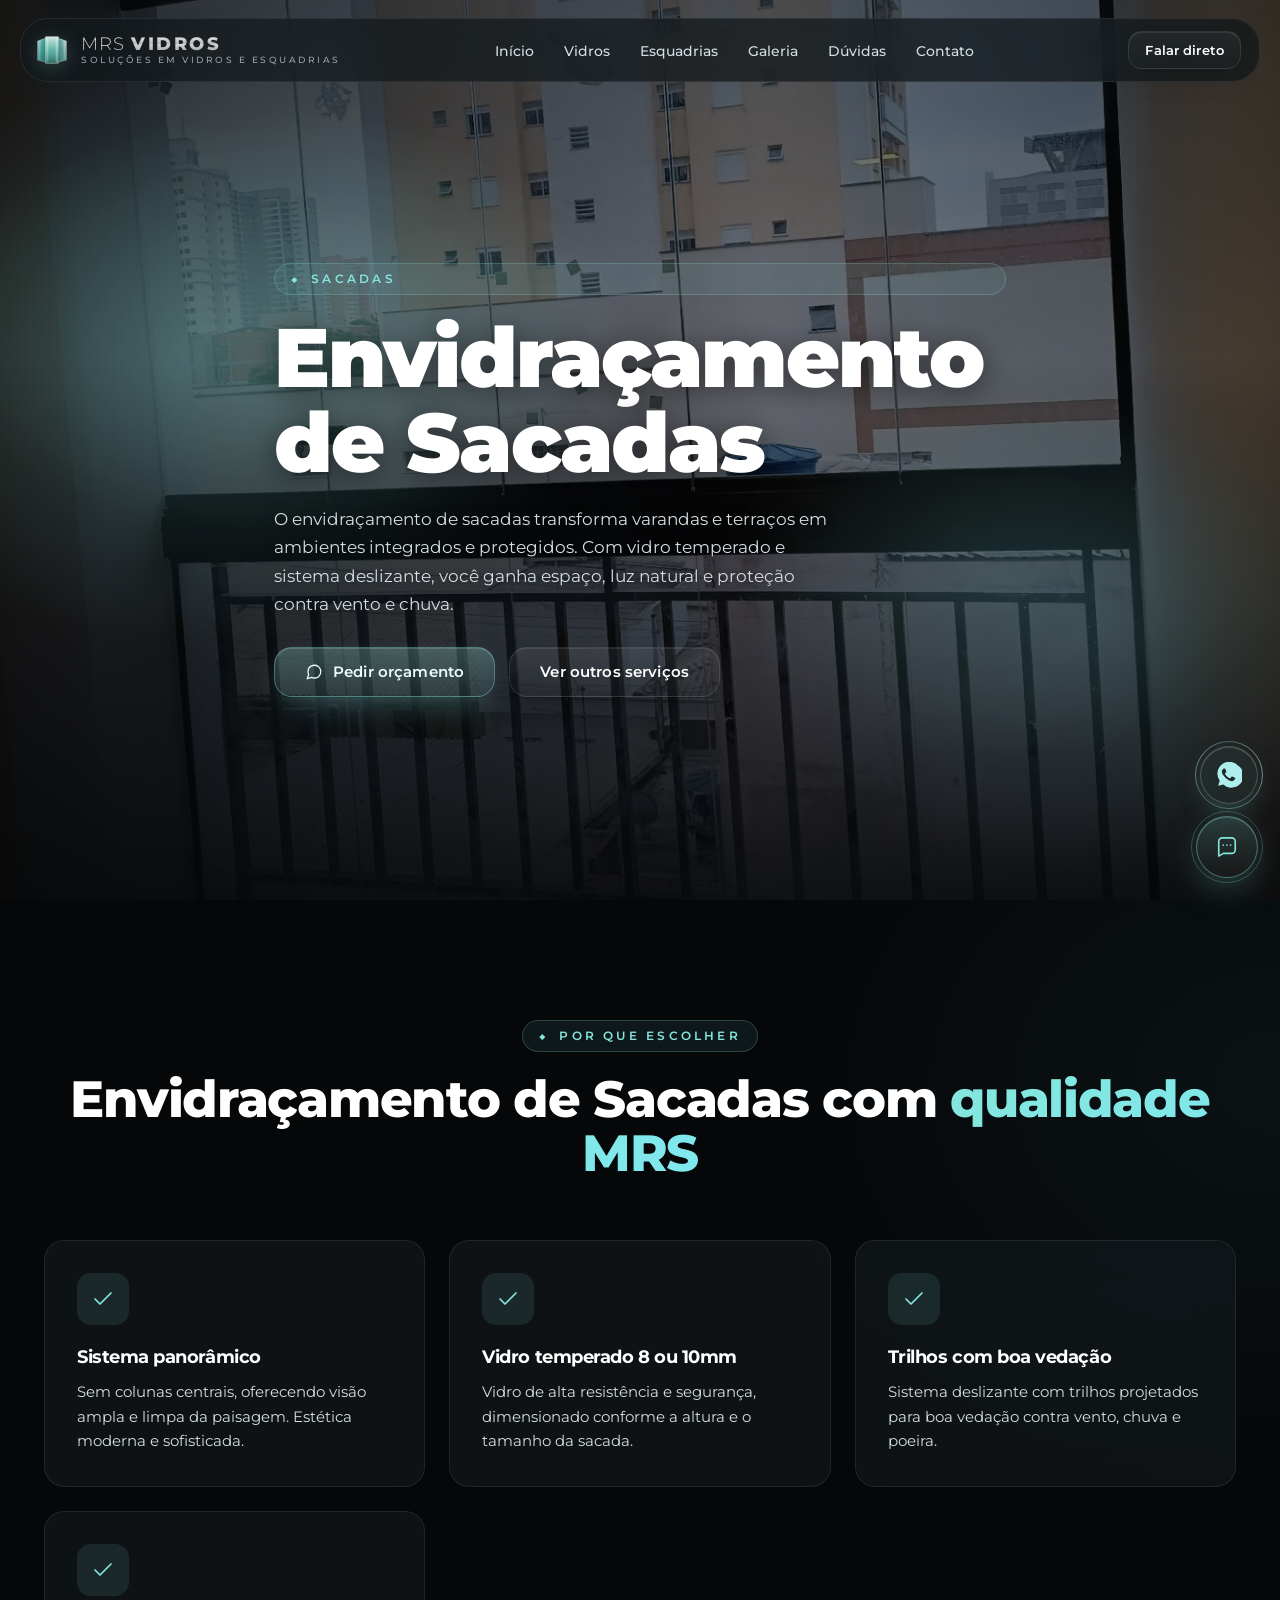
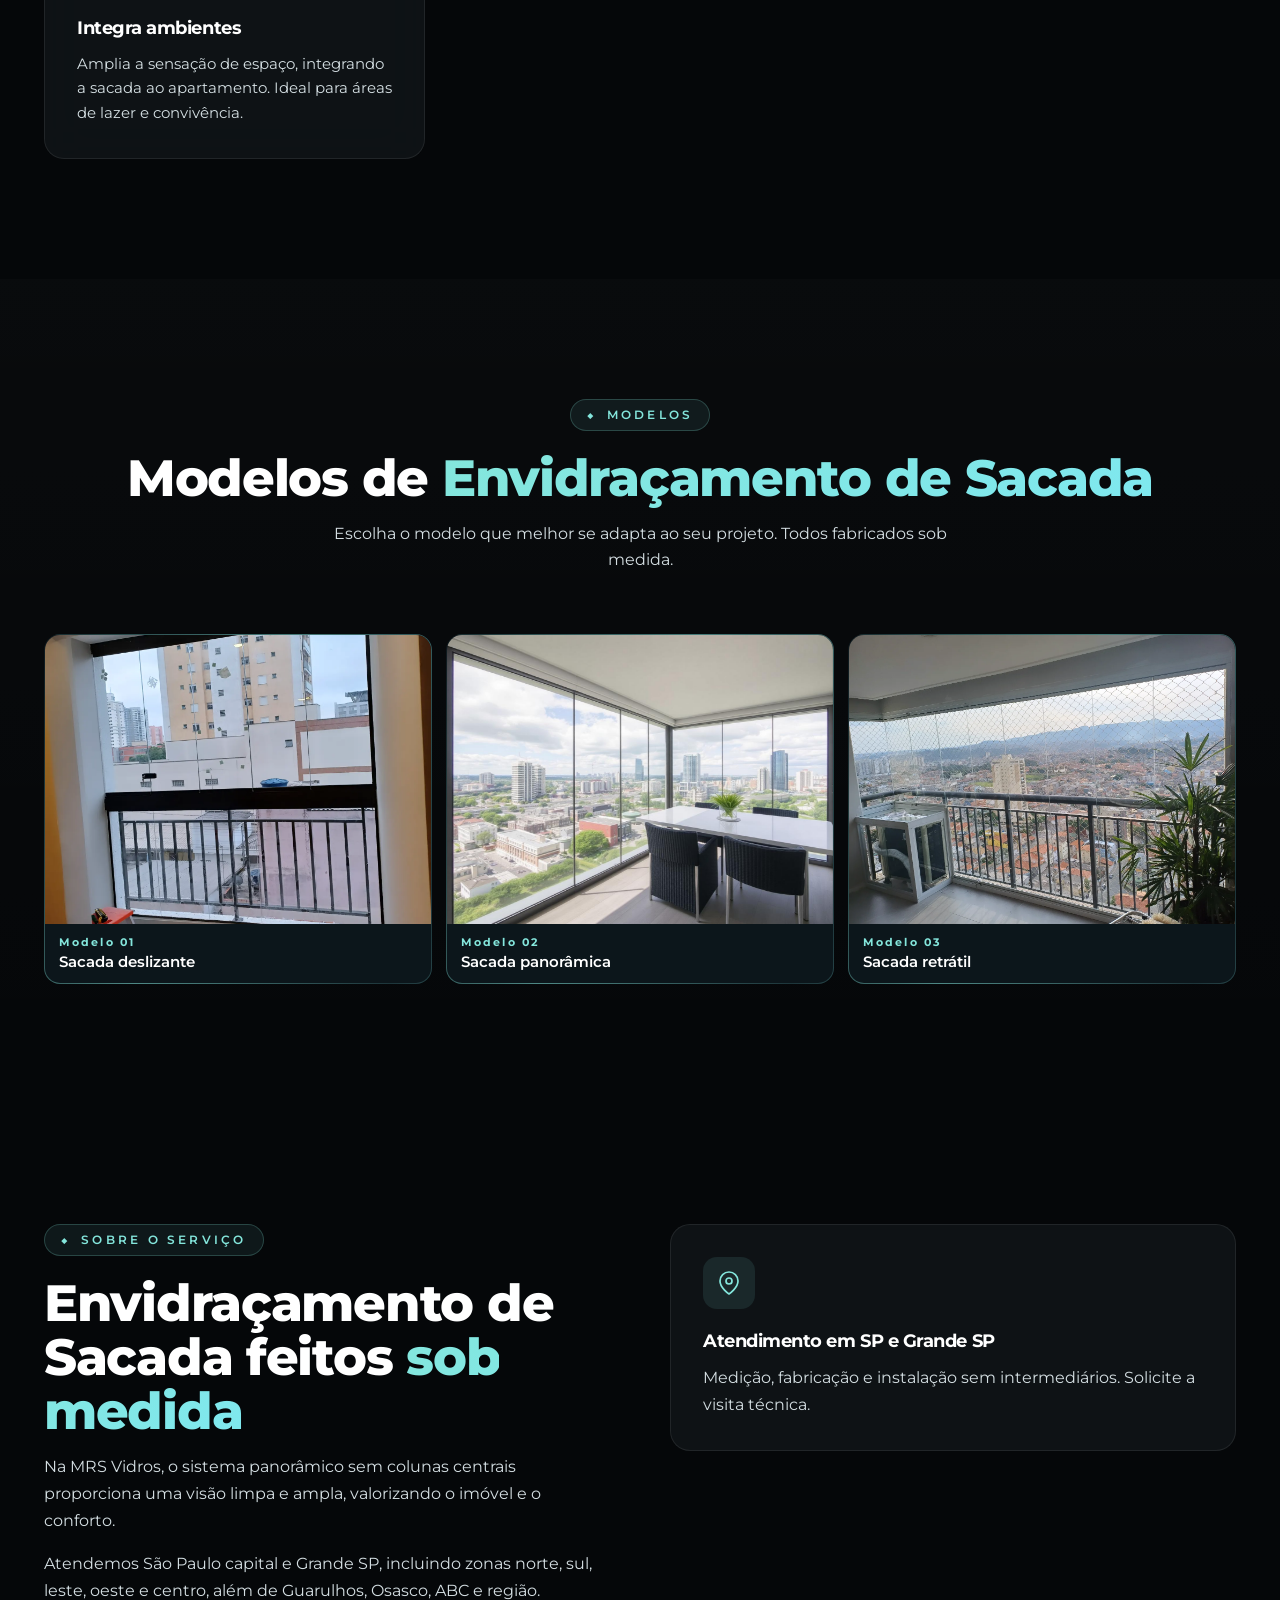
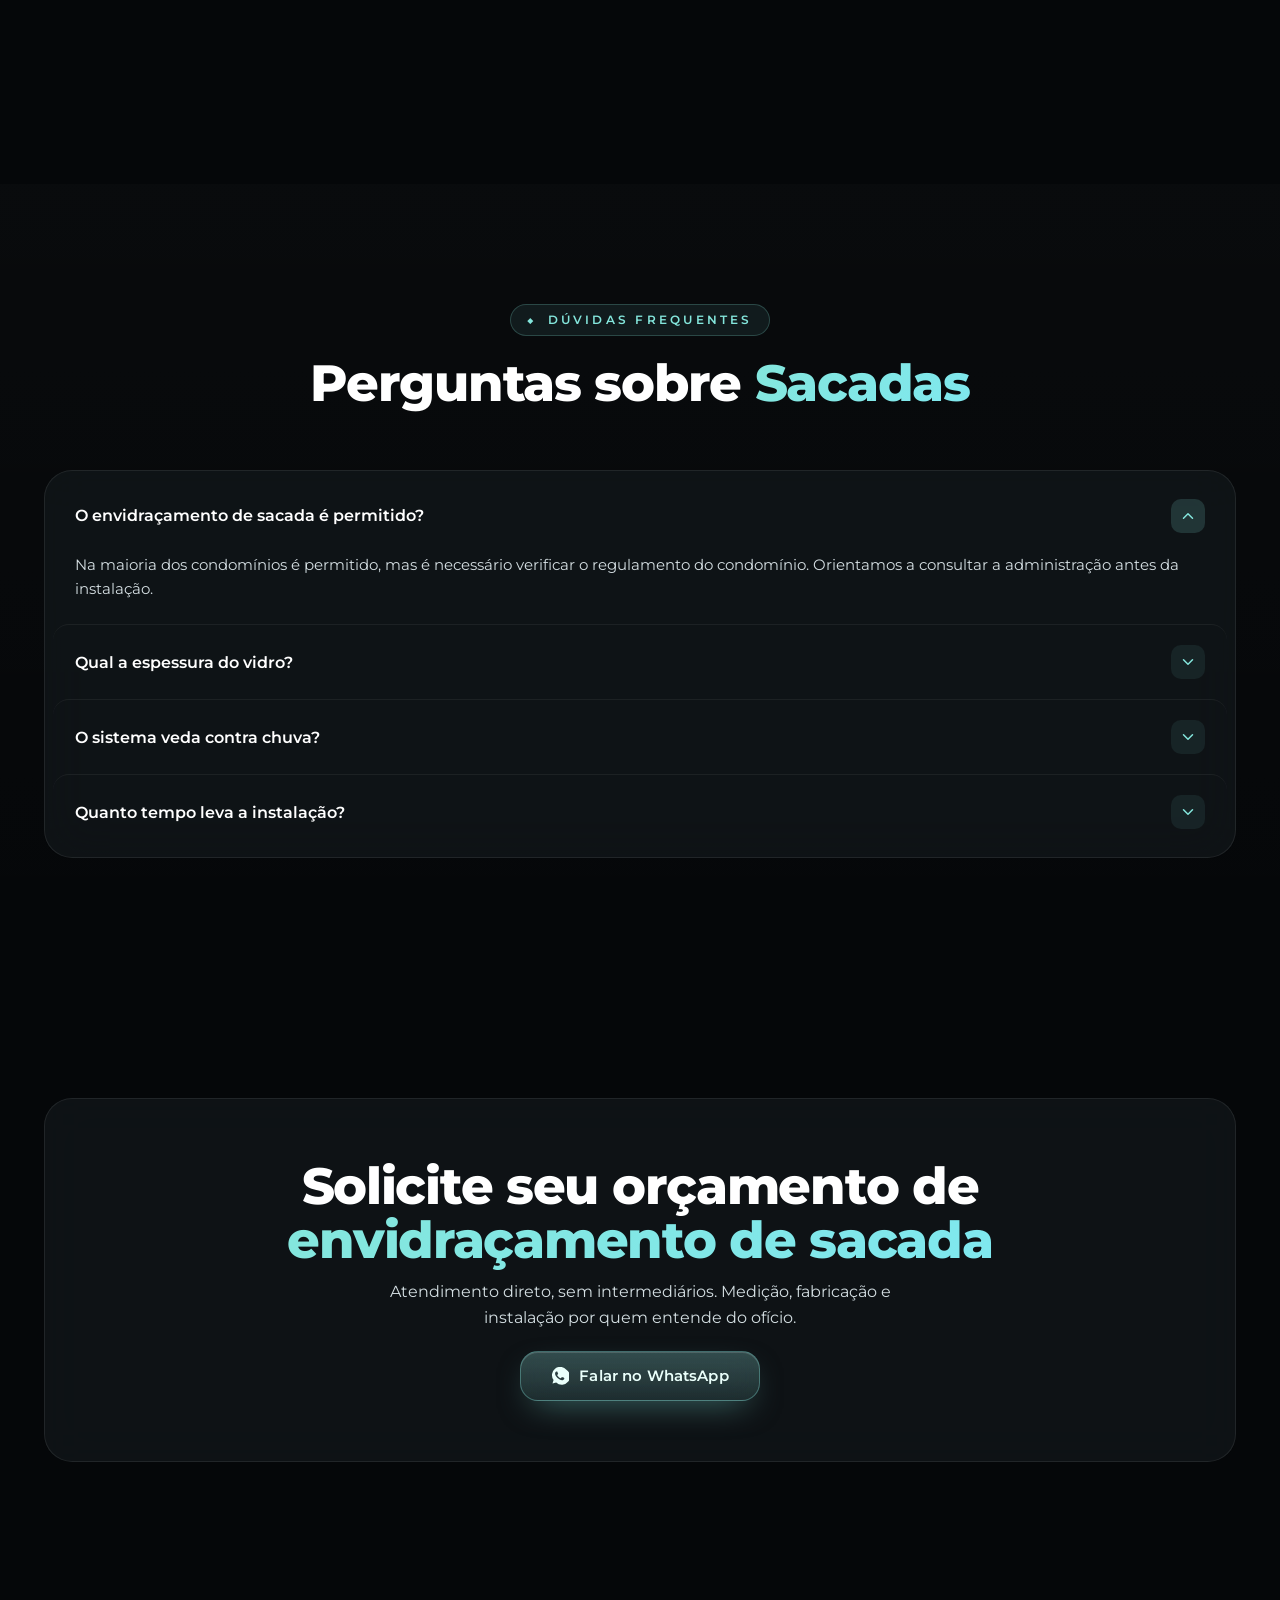
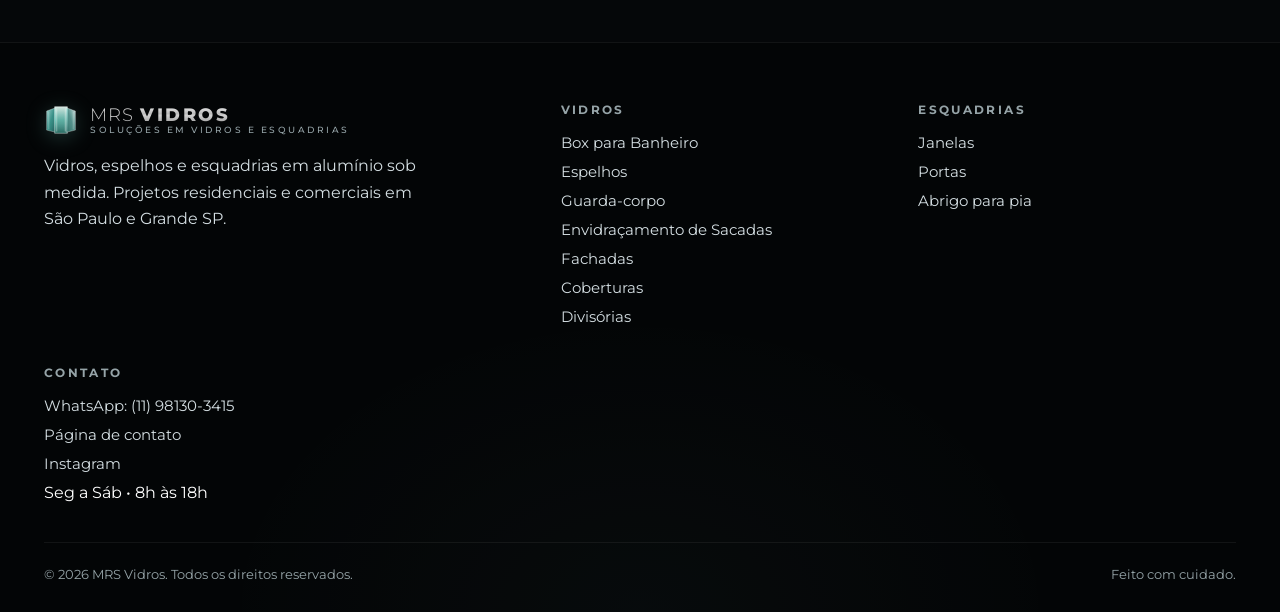
<file: envidracamento-de-sacadas.html>
<!doctype html>
<html lang="pt-BR">
<head>
<script async src="https://www.googletagmanager.com/gtag/js?id=G-GE07QC7D25"></script>
<script>window.dataLayer=window.dataLayer||[];function gtag(){dataLayer.push(arguments);}gtag('js',new Date());gtag('config','G-GE07QC7D25');</script>
<meta charset="utf-8" />
<meta name="viewport" content="width=device-width,initial-scale=1" />
<meta name="theme-color" content="#050709" />
<title>Envidraçamento de Sacadas em São Paulo | MRS Vidros</title>
<meta name="description" content="Envidraçamento de sacadas com sistema deslizante panorâmico. Vidro temperado 8 ou 10mm. Integra ambientes com segurança. Atendemos São Paulo e Grande SP." />
<link rel="canonical" href="https://mrsvidros.com.br/envidracamento-de-sacadas.html" />
<meta name="robots" content="index,follow" />
<meta property="og:type" content="website" />
<meta property="og:title" content="Envidraçamento de Sacadas em São Paulo | MRS Vidros" />
<meta property="og:description" content="Envidraçamento de sacadas com sistema deslizante panorâmico. Vidro temperado 8 ou 10mm. Integra ambientes com segurança. Atendemos São Paulo e Grande SP." />
<meta property="og:image" content="https://media.base44.com/images/public/6a5961f48b7d6873d9518ac1/6d50f7392_generated_image.png" />
<meta property="og:image:width" content="1200" />
<meta property="og:image:height" content="630" />
<meta property="og:site_name" content="MRS Vidros" />
<meta property="og:locale" content="pt_BR" />
<meta name="twitter:card" content="summary_large_image" />
<meta name="twitter:title" content="Envidraçamento de Sacadas em São Paulo | MRS Vidros" />
<meta name="twitter:description" content="Envidraçamento de sacadas com sistema deslizante panorâmico. Vidro temperado 8 ou 10mm. Integra ambientes com segurança. Atendemos São Paulo e Grande SP." />
<meta name="twitter:image" content="https://media.base44.com/images/public/6a5961f48b7d6873d9518ac1/6d50f7392_generated_image.png" />
<link rel="icon" type="image/x-icon" href="imagens/favicon.ico.png">
<link rel="icon" type="image/png" sizes="32x32" href="imagens/favicon-32x32.png">
<link rel="icon" type="image/png" sizes="16x16" href="imagens/favicon-16x16.png">
<link rel="apple-touch-icon" sizes="180x180" href="imagens/apple-touch-icon.png">
<link rel="icon" type="image/png" sizes="192x192" href="imagens/android-chrome-192x192.png">
<link rel="icon" type="image/png" sizes="512x512" href="imagens/android-chrome-512x512.png">
<link rel="preconnect" href="https://fonts.googleapis.com" />
<link rel="preconnect" href="https://fonts.gstatic.com" crossorigin />
<link href="https://fonts.googleapis.com/css2?family=Montserrat:wght@300;400;500;600;700;800;900&display=swap" rel="stylesheet" />
<link rel="stylesheet" href="style.css" />
</head>
<body>
<svg width="0" height="0" style="position:absolute" aria-hidden="true">
    <defs>
      <linearGradient id="lg-glass-a" x1="0" y1="0" x2="1" y2="1">
        <stop offset="0" stop-color="#b9f0ea" stop-opacity=".88"/>
        <stop offset=".5" stop-color="#4fc9bd" stop-opacity=".68"/>
        <stop offset="1" stop-color="#1f5a55" stop-opacity=".88"/>
      </linearGradient>
      <linearGradient id="lg-glass-b" x1="1" y1="0" x2="0" y2="1">
        <stop offset="0" stop-color="#eaf6f5" stop-opacity=".9"/>
        <stop offset=".5" stop-color="#84e6dc" stop-opacity=".58"/>
        <stop offset="1" stop-color="#2a6a63" stop-opacity=".86"/>
      </linearGradient>
      <linearGradient id="lg-glass-c" x1="0" y1="0" x2="0" y2="1">
        <stop offset="0" stop-color="#e8faf4" stop-opacity=".92"/>
        <stop offset=".5" stop-color="#7fe8d8" stop-opacity=".72"/>
        <stop offset="1" stop-color="#2d756c" stop-opacity=".88"/>
      </linearGradient>
      <symbol id="mrs-mark" viewBox="0 0 64 64">
        <path d="M5 15 L22 9 L22 55 L5 51 Z" fill="url(#lg-glass-a)" stroke="rgba(255,255,255,.72)" stroke-width=".8"/>
        <path d="M20 7 L44 7 L44 57 L20 57 Z" fill="url(#lg-glass-c)" stroke="rgba(255,255,255,.82)" stroke-width=".9"/>
        <path d="M42 9 L59 15 L59 51 L42 55 Z" fill="url(#lg-glass-b)" stroke="rgba(255,255,255,.72)" stroke-width=".8"/>
        <path d="M9 17 L9 49" stroke="rgba(255,255,255,.5)" stroke-width="1" fill="none" stroke-linecap="round"/>
        <path d="M24 11 L24 53" stroke="rgba(255,255,255,.6)" stroke-width="1.2" fill="none" stroke-linecap="round"/>
        <path d="M40 11 L40 53" stroke="rgba(255,255,255,.6)" stroke-width="1.2" fill="none" stroke-linecap="round"/>
        <path d="M55 17 L55 49" stroke="rgba(255,255,255,.5)" stroke-width="1" fill="none" stroke-linecap="round"/>
      </symbol>
    </defs>
  </svg>
<header class="header" id="header">
<div class="nav glass">
<a href="index.html" class="logo" aria-label="MRS Vidros"><svg class="logo-mark" width="34" height="34" aria-hidden="true"><use href="#mrs-mark"/></svg><span class="logo-text"><span class="logo-main">MRS <span class="logo-strong">VIDROS</span></span><span class="logo-sub">Soluções em vidros e esquadrias</span></span></a>
<ul class="nav-links"><li><a href="index.html">Início</a></li><li><a href="index.html#vidros">Vidros</a></li><li><a href="index.html#esquadrias">Esquadrias</a></li><li><a href="index.html#galeria">Galeria</a></li><li><a href="index.html#faq">Dúvidas</a></li><li><a href="contato.html">Contato</a></li></ul>
<a href="https://wa.me/5511981303415" target="_blank" rel="noopener" class="btn btn-ghost btn-halo btn-sm nav-cta" data-wa-direct>Falar direto</a>
<button class="menu-btn glass" id="menuBtn" aria-label="Abrir menu"><svg width="22" height="22" viewBox="0 0 24 24" fill="none" stroke="currentColor" stroke-width="1.8" stroke-linecap="round"><path d="M4 7h16M4 12h16M4 17h16"/></svg></button>
</div>
</header>
<div class="overlay" id="overlay"></div>
<aside class="drawer" id="drawer" aria-hidden="true">
<div class="drawer-head">
<div class="logo"><svg class="logo-mark" width="34" height="34" aria-hidden="true"><use href="#mrs-mark"/></svg><span class="logo-text"><span class="logo-main">MRS <span class="logo-strong">VIDROS</span></span><span class="logo-sub">Soluções em vidros e esquadrias</span></span></div>
<button class="drawer-close" id="drawerClose" aria-label="Fechar menu"><svg width="22" height="22" viewBox="0 0 24 24" fill="none" stroke="currentColor" stroke-width="2" stroke-linecap="round"><path d="M6 6l12 12M18 6L6 18"/></svg></button>
</div>
<nav>
<a href="index.html"><svg width="20" height="20" viewBox="0 0 24 24" fill="none" stroke="currentColor" stroke-width="1.7" stroke-linecap="round" stroke-linejoin="round"><path d="M3 10.5L12 3l9 7.5"/><path d="M5 9.5V21h14V9.5"/></svg> Início</a>
<a href="index.html#vidros"><svg width="20" height="20" viewBox="0 0 24 24" fill="none" stroke="currentColor" stroke-width="1.7" stroke-linecap="round" stroke-linejoin="round"><rect x="3" y="4" width="18" height="14" rx="2"/><path d="M3 11h18"/><path d="M12 4v14"/></svg> Vidros</a>
<a href="index.html#esquadrias"><svg width="20" height="20" viewBox="0 0 24 24" fill="none" stroke="currentColor" stroke-width="1.7" stroke-linecap="round" stroke-linejoin="round"><rect x="4" y="3" width="16" height="18" rx="1.5"/><path d="M4 12h16"/><path d="M12 3v18"/></svg> Esquadrias</a>
<a href="index.html#galeria"><svg width="20" height="20" viewBox="0 0 24 24" fill="none" stroke="currentColor" stroke-width="1.7" stroke-linecap="round" stroke-linejoin="round"><rect x="3" y="3" width="18" height="18" rx="2"/><circle cx="9" cy="10" r="1.6"/><path d="M21 15l-5-5-8 8"/></svg> Galeria</a>
<a href="index.html#faq"><svg width="20" height="20" viewBox="0 0 24 24" fill="none" stroke="currentColor" stroke-width="1.7" stroke-linecap="round" stroke-linejoin="round"><circle cx="12" cy="12" r="9"/><path d="M9.5 9a2.5 2.5 0 1 1 3.5 2.3c-.8.4-1 .9-1 1.7"/><path d="M12 17h.01"/></svg> Dúvidas</a>
<a href="contato.html"><svg width="20" height="20" viewBox="0 0 24 24" fill="none" stroke="currentColor" stroke-width="1.7" stroke-linecap="round" stroke-linejoin="round"><path d="M4 6h16v12H4z"/><path d="M4 6l8 7 8-7"/></svg> Contato</a>
<a href="https://wa.me/5511981303415" target="_blank" rel="noopener" class="drawer-cta" data-wa-direct><svg width="20" height="20" viewBox="0 0 24 24" fill="currentColor"><path d="M20.5 3.5A11 11 0 0 0 3.4 17.3L2 22l4.9-1.3A11 11 0 1 0 20.5 3.5Zm-3.3 12.7c-.3.8-1.7 1.5-2.4 1.5a5.8 5.8 0 0 1-2.7-.6 14 14 0 0 1-5.4-4.8 6.2 6.2 0 0 1-1.3-3.3 3.5 3.5 0 0 1 1.1-2.6 1.2 1.2 0 0 1 .8-.4h.6c.2 0 .5 0 .7.5s.9 2.1.9 2.3 0 .3 0 .5-.2.3-.4.5-.6.7-.7.9 0 .5.1.6a8.8 8.8 0 0 0 1.7 2.1 8 8 0 0 0 2.4 1.5c.3.2.5.1.7-.1s.8-.9 1-1.2.4-.3.7-.2 1.8.8 2.1 1 .5.3.6.4.1.7-.2 1.4Z"/></svg> Falar direto no WhatsApp</a>
</nav>
<div class="drawer-foot">Seg a Sáb • 8h às 18h</div>
</aside>
<main>
<section class="hero-fs" id="inicio">
<div class="hero-bg"><img src="imagens/sacada-1.jpg" alt="Envidraçamento de Sacada" id="heroBgImg" /><div class="hero-scrim"></div><div class="hero-glow"></div></div>
<div class="container hero-content">
<span class="tag reveal"><span class="diamond">◆</span>Sacadas</span>
<h1 class="reveal">Envidraçamento de Sacadas</h1>
<p class="reveal">O envidraçamento de sacadas transforma varandas e terraços em ambientes integrados e protegidos. Com vidro temperado e sistema deslizante, você ganha espaço, luz natural e proteção contra vento e chuva.</p>
<div class="cta-row reveal">
<a href="https://wa.me/5511981303415?text=Ola%21%20Vim%20pelo%20site%20da%20MRS%20Vidros%20e%20gostaria%20de%20um%20orcamento%20de%20Envidra%C3%A7amento%20de%20Sacada." target="_blank" rel="noopener" class="btn btn-primary btn-halo"><svg width="18" height="18" viewBox="0 0 24 24" fill="none" stroke="currentColor" stroke-width="1.7" stroke-linecap="round" stroke-linejoin="round"><path d="M21 11.5a8.38 8.38 0 0 1-.9 3.8 8.5 8.5 0 0 1-7.6 4.7 8.38 8.38 0 0 1-3.8-.9L3 21l1.9-5.7a8.38 8.38 0 0 1-.9-3.8 8.5 8.5 0 0 1 4.7-7.6 8.38 8.38 0 0 1 3.8-.9h.5a8.48 8.48 0 0 1 8 8v.5z"/></svg> Pedir orçamento</a>
<a href="index.html" class="btn btn-ghost btn-halo">Ver outros serviços</a>
</div>
</div>
</section>
<section class="section">
<div class="container">
<div class="section-head reveal">
<span class="tag"><span class="diamond">◆</span>Por que escolher</span>
<h2>Envidraçamento de Sacadas com <span class="gradient-text">qualidade MRS</span></h2>
</div>
<div class="about-grid"><div class="about-card glass reveal"><div class="icon"><svg width="24" height="24" viewBox="0 0 24 24" fill="none" stroke="currentColor" stroke-width="1.7" stroke-linecap="round" stroke-linejoin="round"><path d="M20 6L9 17l-5-5"/></svg></div><h3>Sistema panorâmico</h3><p>Sem colunas centrais, oferecendo visão ampla e limpa da paisagem. Estética moderna e sofisticada.</p></div><div class="about-card glass reveal"><div class="icon"><svg width="24" height="24" viewBox="0 0 24 24" fill="none" stroke="currentColor" stroke-width="1.7" stroke-linecap="round" stroke-linejoin="round"><path d="M20 6L9 17l-5-5"/></svg></div><h3>Vidro temperado 8 ou 10mm</h3><p>Vidro de alta resistência e segurança, dimensionado conforme a altura e o tamanho da sacada.</p></div><div class="about-card glass reveal"><div class="icon"><svg width="24" height="24" viewBox="0 0 24 24" fill="none" stroke="currentColor" stroke-width="1.7" stroke-linecap="round" stroke-linejoin="round"><path d="M20 6L9 17l-5-5"/></svg></div><h3>Trilhos com boa vedação</h3><p>Sistema deslizante com trilhos projetados para boa vedação contra vento, chuva e poeira.</p></div><div class="about-card glass reveal"><div class="icon"><svg width="24" height="24" viewBox="0 0 24 24" fill="none" stroke="currentColor" stroke-width="1.7" stroke-linecap="round" stroke-linejoin="round"><path d="M20 6L9 17l-5-5"/></svg></div><h3>Integra ambientes</h3><p>Amplia a sensação de espaço, integrando a sacada ao apartamento. Ideal para áreas de lazer e convivência.</p></div></div>
</div>
</section>
<section class="section section-alt">
<div class="container">
<div class="section-head reveal">
<span class="tag"><span class="diamond">◆</span>Modelos</span>
<h2>Modelos de <span class="gradient-text">Envidraçamento de Sacada</span></h2>
<p>Escolha o modelo que melhor se adapta ao seu projeto. Todos fabricados sob medida.</p>
</div>
<div class="model-grid"><a href="https://wa.me/5511981303415?text=Ola%21%20Vim%20pelo%20site%20da%20MRS%20Vidros%20e%20gostaria%20de%20um%20orcamento%20de%20Envidra%C3%A7amento%20de%20Sacada%20-%20modelo%20Sacada%20deslizante." target="_blank" rel="noopener" class="model-card reveal"><div class="model-img"><img src="imagens/sacada-1.jpg" alt="Sacada deslizante" loading="lazy"/></div><div class="model-info"><span class="model-num">Modelo 01</span><span class="model-name">Sacada deslizante</span></div></a><a href="https://wa.me/5511981303415?text=Ola%21%20Vim%20pelo%20site%20da%20MRS%20Vidros%20e%20gostaria%20de%20um%20orcamento%20de%20Envidra%C3%A7amento%20de%20Sacada%20-%20modelo%20Sacada%20panor%C3%A2mica." target="_blank" rel="noopener" class="model-card reveal"><div class="model-img"><img src="imagens/sacada-2.jpg" alt="Sacada panorâmica" loading="lazy"/></div><div class="model-info"><span class="model-num">Modelo 02</span><span class="model-name">Sacada panorâmica</span></div></a><a href="https://wa.me/5511981303415?text=Ola%21%20Vim%20pelo%20site%20da%20MRS%20Vidros%20e%20gostaria%20de%20um%20orcamento%20de%20Envidra%C3%A7amento%20de%20Sacada%20-%20modelo%20Sacada%20retr%C3%A1til." target="_blank" rel="noopener" class="model-card reveal"><div class="model-img"><img src="imagens/sacada-3.jpg" alt="Sacada retrátil" loading="lazy"/></div><div class="model-info"><span class="model-num">Modelo 03</span><span class="model-name">Sacada retrátil</span></div></a></div>
</div>
</section>
<section class="section">
<div class="container narrow">
<div class="about-lead reveal">
<div>
<span class="tag"><span class="diamond">◆</span>Sobre o serviço</span>
<h2 style="margin:20px 0 16px">Envidraçamento de Sacada feitos <span class="gradient-text">sob medida</span></h2>
<p>Na MRS Vidros, o sistema panorâmico sem colunas centrais proporciona uma visão limpa e ampla, valorizando o imóvel e o conforto.</p>
<p style="margin-top:16px">Atendemos São Paulo capital e Grande SP, incluindo zonas norte, sul, leste, oeste e centro, além de Guarulhos, Osasco, ABC e região.</p>
</div>
<div class="about-card glass">
<div class="icon"><svg width="24" height="24" viewBox="0 0 24 24" fill="none" stroke="currentColor" stroke-width="1.7" stroke-linecap="round" stroke-linejoin="round"><path d="M21 10c0 7-9 13-9 13s-9-6-9-13a9 9 0 0 1 18 0z"/><circle cx="12" cy="10" r="3"/></svg></div>
<h3>Atendimento em SP e Grande SP</h3>
<p>Medição, fabricação e instalação sem intermediários. Solicite a visita técnica.</p>
</div>
</div>
</div>
</section>
<section class="section section-alt" id="faq">
<div class="container narrow">
<div class="section-head reveal">
<span class="tag"><span class="diamond">◆</span>Dúvidas frequentes</span>
<h2>Perguntas sobre <span class="gradient-text">Sacadas</span></h2>
</div>
<div class="faq-list glass"><details class="faq-item" open><summary><span>O envidraçamento de sacada é permitido?</span><span class="faq-ic" aria-hidden="true"><svg width="18" height="18" viewBox="0 0 24 24" fill="none" stroke="currentColor" stroke-width="2" stroke-linecap="round" stroke-linejoin="round"><path d="M6 9l6 6 6-6"/></svg></span></summary><div class="faq-a"><p>Na maioria dos condomínios é permitido, mas é necessário verificar o regulamento do condomínio. Orientamos a consultar a administração antes da instalação.</p></div></details><details class="faq-item"><summary><span>Qual a espessura do vidro?</span><span class="faq-ic" aria-hidden="true"><svg width="18" height="18" viewBox="0 0 24 24" fill="none" stroke="currentColor" stroke-width="2" stroke-linecap="round" stroke-linejoin="round"><path d="M6 9l6 6 6-6"/></svg></span></summary><div class="faq-a"><p>Utilizamos vidro temperado de 8mm ou 10mm, conforme a altura da sacada e as necessidades estruturais do projeto.</p></div></details><details class="faq-item"><summary><span>O sistema veda contra chuva?</span><span class="faq-ic" aria-hidden="true"><svg width="18" height="18" viewBox="0 0 24 24" fill="none" stroke="currentColor" stroke-width="2" stroke-linecap="round" stroke-linejoin="round"><path d="M6 9l6 6 6-6"/></svg></span></summary><div class="faq-a"><p>Os trilhos são projetados para boa vedação contra vento e chuva. Em casos de chuva forte com vento lateral, pode haver infiltração mínima, como em qualquer envidraçamento.</p></div></details><details class="faq-item"><summary><span>Quanto tempo leva a instalação?</span><span class="faq-ic" aria-hidden="true"><svg width="18" height="18" viewBox="0 0 24 24" fill="none" stroke="currentColor" stroke-width="2" stroke-linecap="round" stroke-linejoin="round"><path d="M6 9l6 6 6-6"/></svg></span></summary><div class="faq-a"><p>A instalação do envidraçamento de sacada geralmente leva 1 a 2 dias, dependendo do tamanho e complexidade do projeto.</p></div></details></div>
</div>
</section>
<section class="section">
<div class="container">
<div class="cta-card glass reveal">
<h2>Solicite seu orçamento de <span class="gradient-text">envidraçamento de sacada</span></h2>
<p>Atendimento direto, sem intermediários. Medição, fabricação e instalação por quem entende do ofício.</p>
<a href="https://wa.me/5511981303415?text=Ola%21%20Vim%20pelo%20site%20da%20MRS%20Vidros%20e%20gostaria%20de%20um%20orcamento%20de%20Envidra%C3%A7amento%20de%20Sacada." target="_blank" rel="noopener" class="btn btn-primary btn-halo"><svg width="18" height="18" viewBox="0 0 24 24" fill="currentColor"><path d="M20.5 3.5A11 11 0 0 0 3.4 17.3L2 22l4.9-1.3A11 11 0 1 0 20.5 3.5Zm-3.3 12.7c-.3.8-1.7 1.5-2.4 1.5a5.8 5.8 0 0 1-2.7-.6 14 14 0 0 1-5.4-4.8 6.2 6.2 0 0 1-1.3-3.3 3.5 3.5 0 0 1 1.1-2.6 1.2 1.2 0 0 1 .8-.4h.6c.2 0 .5 0 .7.5s.9 2.1.9 2.3 0 .3 0 .5-.2.3-.4.5-.6.7-.7.9 0 .5.1.6a8.8 8.8 0 0 0 1.7 2.1 8 8 0 0 0 2.4 1.5c.3.2.5.1.7-.1s.8-.9 1-1.2.4-.3.7-.2 1.8.8 2.1 1 .5.3.6.4.1.7-.2 1.4Z"/></svg> Falar no WhatsApp</a>
</div>
</div>
</section>
<footer class="footer">
<div class="container">
<div class="footer-grid">
<div>
<div class="logo" style="margin-bottom:16px"><svg class="logo-mark" width="34" height="34" aria-hidden="true"><use href="#mrs-mark"/></svg><span class="logo-text"><span class="logo-main">MRS <span class="logo-strong">VIDROS</span></span><span class="logo-sub">Soluções em vidros e esquadrias</span></span></div>
<p style="max-width:380px">Vidros, espelhos e esquadrias em alumínio sob medida. Projetos residenciais e comerciais em São Paulo e Grande SP.</p>
</div>
<div>
<h5>Vidros</h5>
<ul>
<li><a href="box-para-banheiro.html">Box para Banheiro</a></li>
<li><a href="espelhos.html">Espelhos</a></li>
<li><a href="guarda-corpo-de-vidro.html">Guarda-corpo</a></li>
<li><a href="envidracamento-de-sacadas.html">Envidraçamento de Sacadas</a></li>
<li><a href="index.html#vidros">Fachadas</a></li>
<li><a href="index.html#vidros">Coberturas</a></li>
<li><a href="index.html#vidros">Divisórias</a></li>
</ul>
</div>
<div>
<h5>Esquadrias</h5>
<ul>
<li><a href="index.html#esquadrias">Janelas</a></li>
<li><a href="index.html#esquadrias">Portas</a></li>
<li><a href="index.html#esquadrias">Abrigo para pia</a></li>
</ul>
</div>
<div>
<h5>Contato</h5>
<ul>
<li><a href="https://wa.me/5511981303415" target="_blank" rel="noopener">WhatsApp: (11) 98130-3415</a></li>
<li><a href="contato.html">Página de contato</a></li>
<li><a href="https://www.instagram.com/vidracariamrsvidros/" target="_blank" rel="noopener">Instagram</a></li>
<li>Seg a Sáb • 8h às 18h</li>
</ul>
</div>
</div>
<div class="footer-bottom"><span>© <span id="year"></span> MRS Vidros. Todos os direitos reservados.</span><span>Feito com cuidado.</span></div>
</div>
</footer>
</main>
<a href="https://wa.me/5511981303415" target="_blank" rel="noopener" class="fab-wa" data-wa-direct aria-label="Falar direto no WhatsApp"><span class="fab-ring"></span><svg width="26" height="26" viewBox="0 0 24 24" fill="currentColor"><path d="M20.5 3.5A11 11 0 0 0 3.4 17.3L2 22l4.9-1.3A11 11 0 1 0 20.5 3.5Zm-3.3 12.7c-.3.8-1.7 1.5-2.4 1.5a5.8 5.8 0 0 1-2.7-.6 14 14 0 0 1-5.4-4.8 6.2 6.2 0 0 1-1.3-3.3 3.5 3.5 0 0 1 1.1-2.6 1.2 1.2 0 0 1 .8-.4h.6c.2 0 .5 0 .7.5s.9 2.1.9 2.3 0 .3 0 .5-.2.3-.4.5-.6.7-.7.9 0 .5.1.6a8.8 8.8 0 0 0 1.7 2.1 8 8 0 0 0 2.4 1.5c.3.2.5.1.7-.1s.8-.9 1-1.2.4-.3.7-.2 1.8.8 2.1 1 .5.3.6.4.1.7-.2 1.4Z"/></svg></a>
<button class="fab-glass" id="fabAssistant" aria-label="Abrir assistente"><span class="fab-ring"></span><svg width="22" height="22" viewBox="0 0 24 24" fill="none" stroke="currentColor" stroke-width="1.8" stroke-linecap="round" stroke-linejoin="round"><path d="M21 15a4 4 0 0 1-4 4H8l-5 3V6a4 4 0 0 1 4-4h10a4 4 0 0 1 4 4z"/><path d="M8 10h.01M12 10h.01M16 10h.01"/></svg></button>
<button class="to-top" id="toTop" aria-label="Voltar ao topo"><svg width="20" height="20" viewBox="0 0 24 24" fill="none" stroke="currentColor" stroke-width="2" stroke-linecap="round" stroke-linejoin="round"><path d="M12 19V5M5 12l7-7 7 7"/></svg></button>
<nav class="mobile-bar glass" id="mobileBar" aria-label="Navegação rápida">
<a href="index.html"><svg width="22" height="22" viewBox="0 0 24 24" fill="none" stroke="currentColor" stroke-width="1.7" stroke-linecap="round" stroke-linejoin="round"><path d="M3 10.5L12 3l9 7.5"/><path d="M5 9.5V21h14V9.5"/></svg><span>Início</span></a>
<a href="index.html#vidros"><svg width="22" height="22" viewBox="0 0 24 24" fill="none" stroke="currentColor" stroke-width="1.7" stroke-linecap="round" stroke-linejoin="round"><rect x="3" y="3" width="7" height="7" rx="1.5"/><rect x="14" y="3" width="7" height="7" rx="1.5"/><rect x="3" y="14" width="7" height="7" rx="1.5"/><rect x="14" y="14" width="7" height="7" rx="1.5"/></svg><span>Produtos</span></a>
<a href="https://wa.me/5511981303415" target="_blank" rel="noopener" data-wa-direct class="mobile-bar-wa"><svg width="22" height="22" viewBox="0 0 24 24" fill="currentColor"><path d="M20.5 3.5A11 11 0 0 0 3.4 17.3L2 22l4.9-1.3A11 11 0 1 0 20.5 3.5Zm-3.3 12.7c-.3.8-1.7 1.5-2.4 1.5a5.8 5.8 0 0 1-2.7-.6 14 14 0 0 1-5.4-4.8 6.2 6.2 0 0 1-1.3-3.3 3.5 3.5 0 0 1 1.1-2.6 1.2 1.2 0 0 1 .8-.4h.6c.2 0 .5 0 .7.5s.9 2.1.9 2.3 0 .3 0 .5-.2.3-.4.5-.6.7-.7.9 0 .5.1.6a8.8 8.8 0 0 0 1.7 2.1 8 8 0 0 0 2.4 1.5c.3.2.5.1.7-.1s.8-.9 1-1.2.4-.3.7-.2 1.8.8 2.1 1 .5.3.6.4.1.7-.2 1.4Z"/></svg><span>WhatsApp</span></a>
</nav>
<div class="assistant" id="assistant" aria-hidden="true">
<div class="assistant-head">
<div class="assistant-title"><span class="dot"></span><div><strong>Assistente MRS</strong><small>Responde na hora</small></div></div>
<button class="assistant-close" id="assistantClose" aria-label="Fechar"><svg width="18" height="18" viewBox="0 0 24 24" fill="none" stroke="currentColor" stroke-width="2" stroke-linecap="round"><path d="M6 6l12 12M18 6L6 18"/></svg></button>
</div>
<div class="assistant-body" id="assistantBody"></div>
</div>
<div class="modal" id="pickerModal" aria-hidden="true"><div class="modal-backdrop" data-close-picker></div><div class="modal-card glass" role="dialog" aria-modal="true"><div class="modal-head"><div><span class="tag"><span class="diamond">◆</span><span id="pickerTag">Escolha o modelo</span></span><h3 id="pickerTitle">Escolha o modelo</h3></div><button class="assistant-close" data-close-picker aria-label="Fechar"><svg width="18" height="18" viewBox="0 0 24 24" fill="none" stroke="currentColor" stroke-width="2" stroke-linecap="round"><path d="M6 6l12 12M18 6L6 18"/></svg></button></div><div class="picker-body" id="pickerBody"></div></div></div>
<div class="modal" id="briefingModal" aria-hidden="true"><div class="modal-backdrop" data-close-modal></div><div class="modal-card glass" role="dialog" aria-modal="true"><div class="modal-head"><div><span class="tag"><span class="diamond">◆</span><span id="briefingTag">Orçamento</span></span><h3 id="briefingTitle">Orçamento</h3></div><button class="assistant-close" data-close-modal aria-label="Fechar"><svg width="18" height="18" viewBox="0 0 24 24" fill="none" stroke="currentColor" stroke-width="2" stroke-linecap="round"><path d="M6 6l12 12M18 6L6 18"/></svg></button></div><form id="briefingForm" class="briefing-form"></form></div></div>
<div class="lightbox" id="lightbox" aria-hidden="true"><button class="lb-close" data-lb-close aria-label="Fechar"><svg width="24" height="24" viewBox="0 0 24 24" fill="none" stroke="currentColor" stroke-width="2" stroke-linecap="round"><path d="M6 6l12 12M18 6L6 18"/></svg></button><button class="lb-arrow prev" data-lb-prev aria-label="Anterior"><svg width="28" height="28" viewBox="0 0 24 24" fill="none" stroke="currentColor" stroke-width="2" stroke-linecap="round" stroke-linejoin="round"><path d="M19 12H5M11 18l-6-6 6-6"/></svg></button><button class="lb-arrow next" data-lb-next aria-label="Próxima"><svg width="28" height="28" viewBox="0 0 24 24" fill="none" stroke="currentColor" stroke-width="2" stroke-linecap="round" stroke-linejoin="round"><path d="M5 12h14M13 6l6 6-6 6"/></svg></button><div class="lb-stage" id="lbStage"><img id="lbImg" alt="" /></div><div class="lb-caption" id="lbCaption"></div></div>
<script src="script.js"></script>
</body>
</html>
</file>
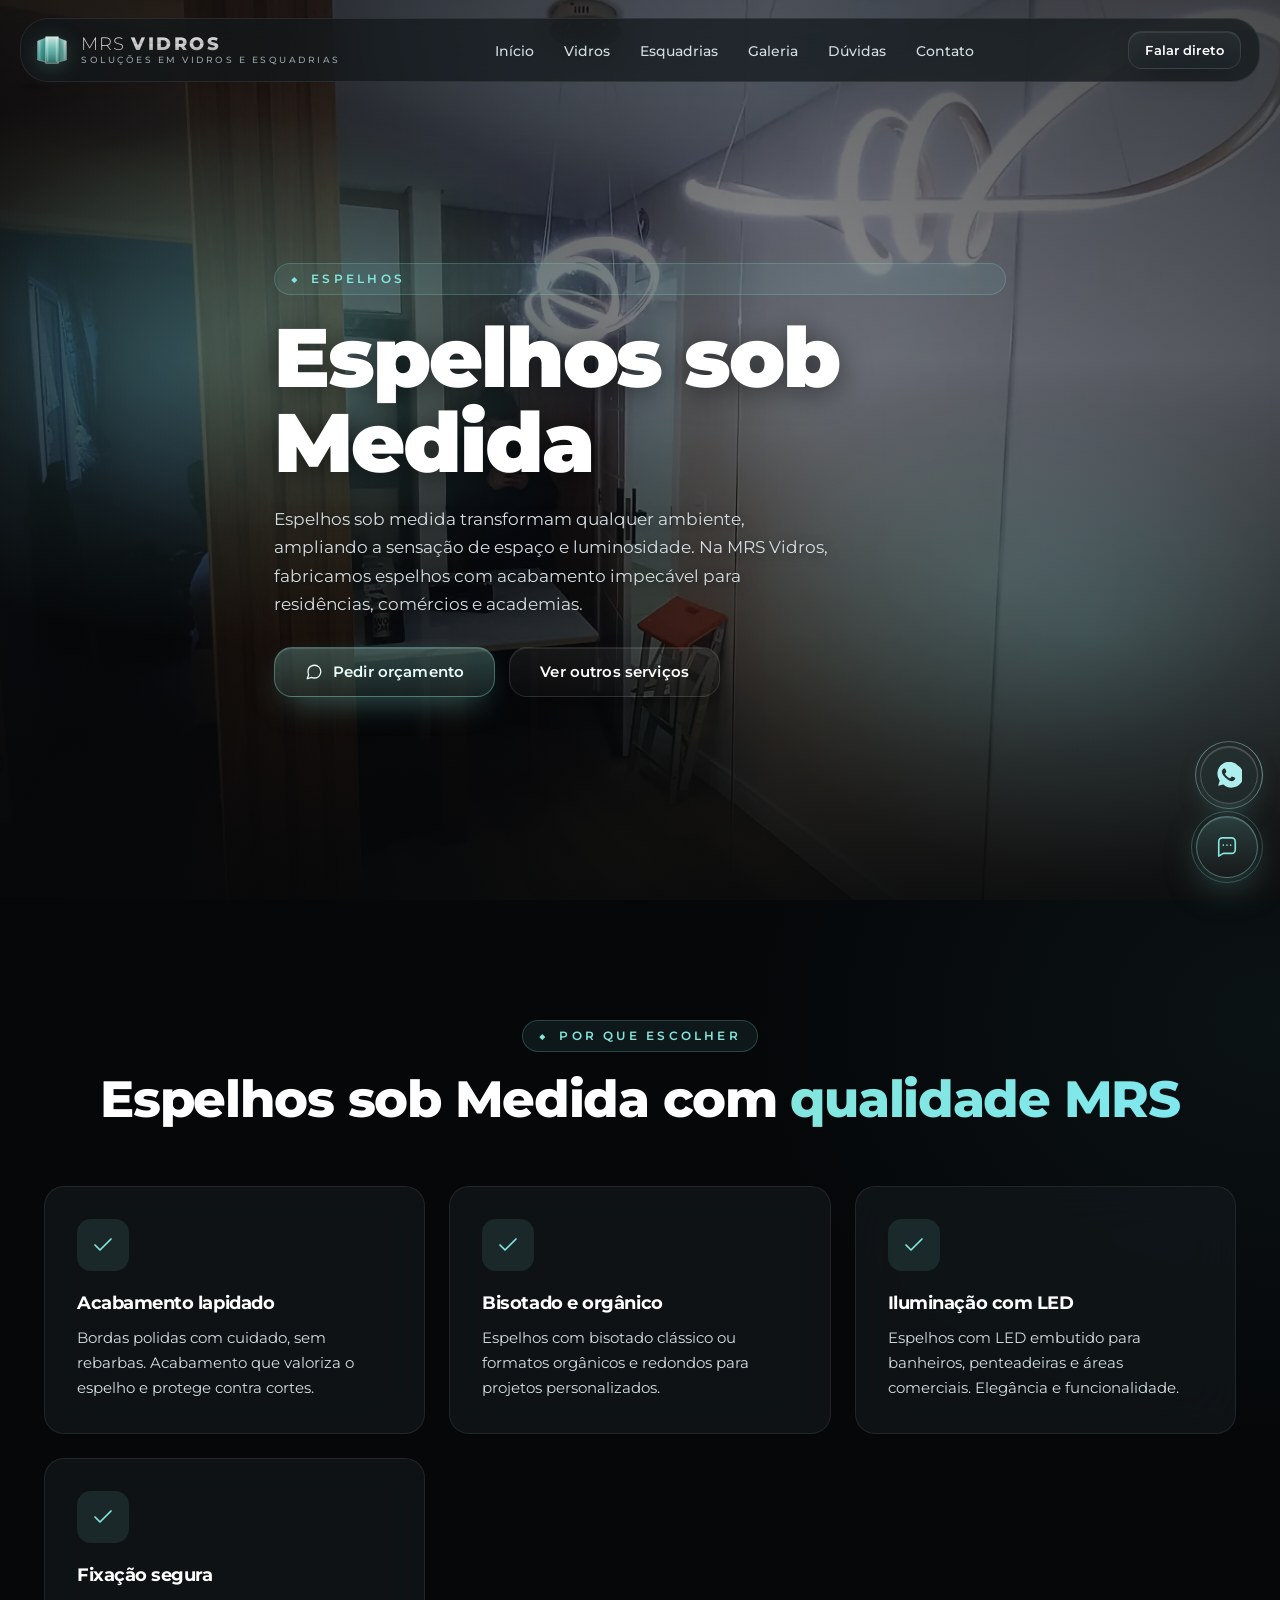
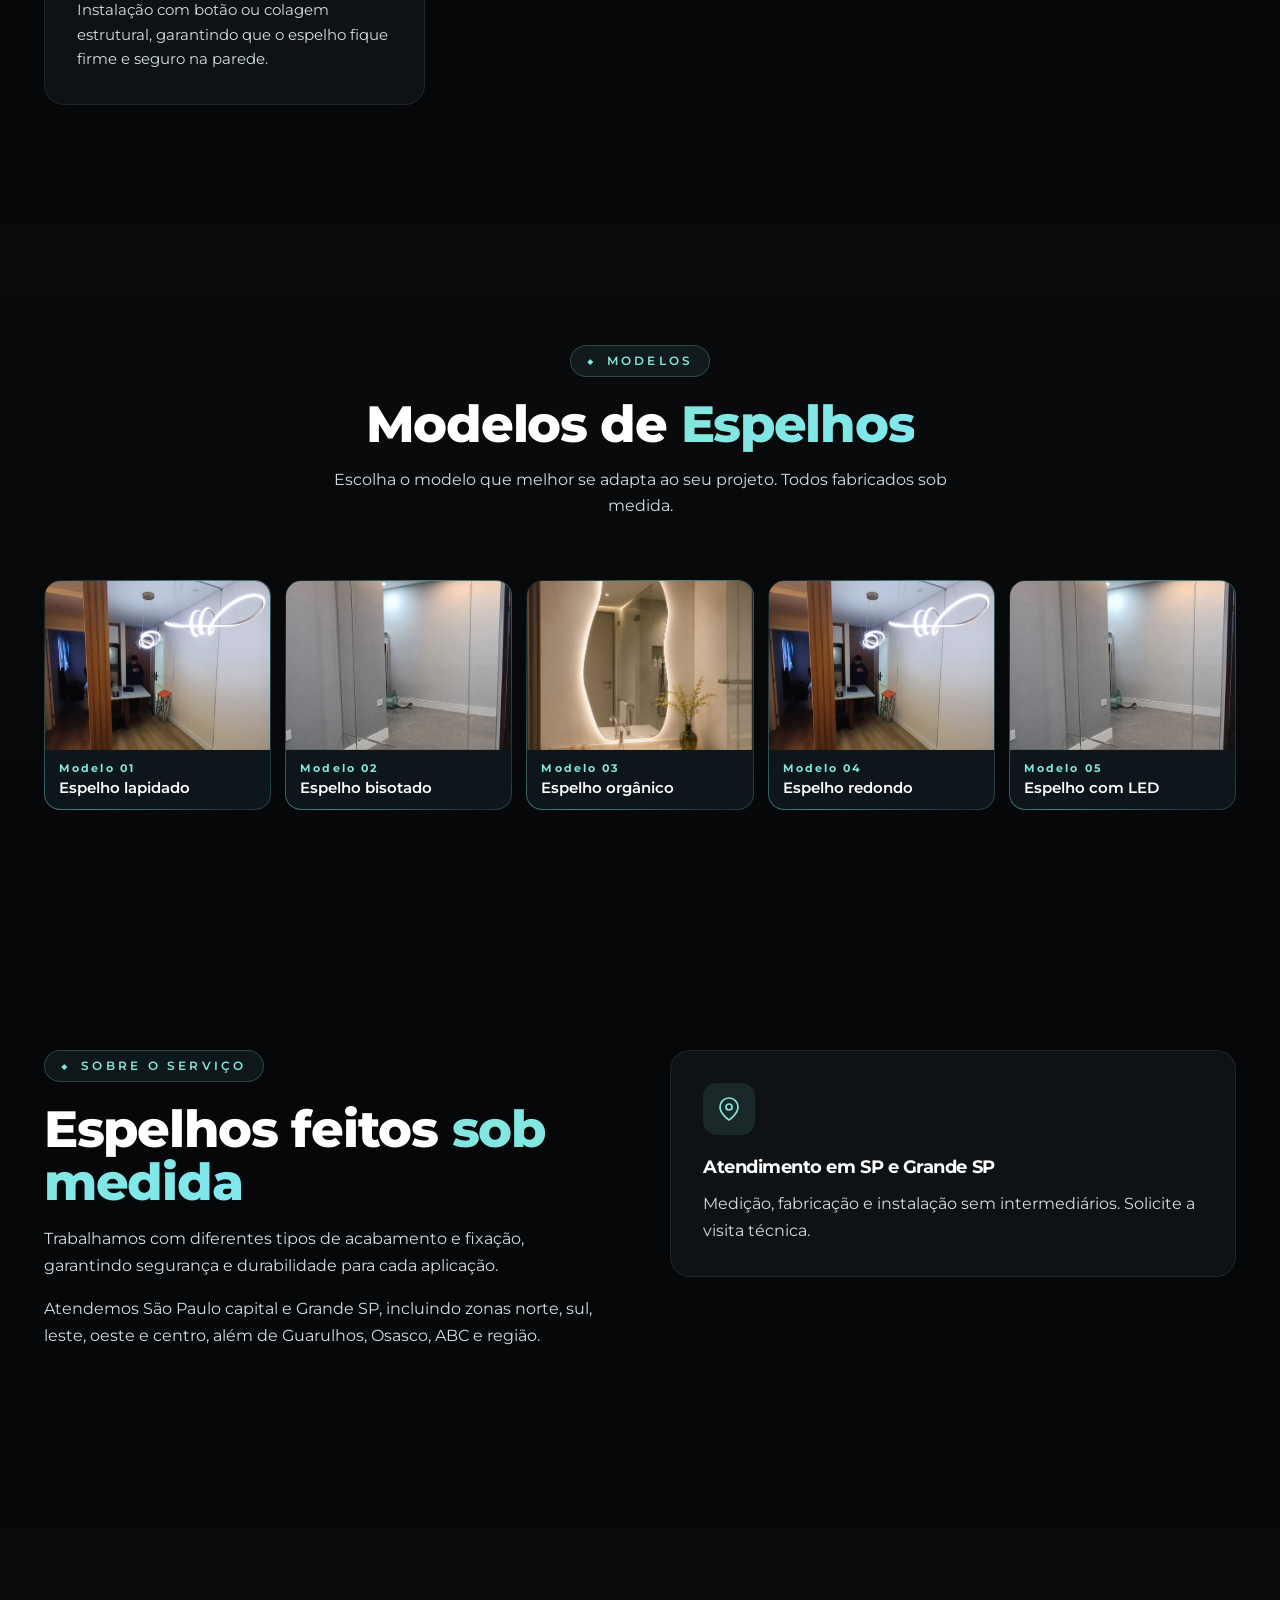
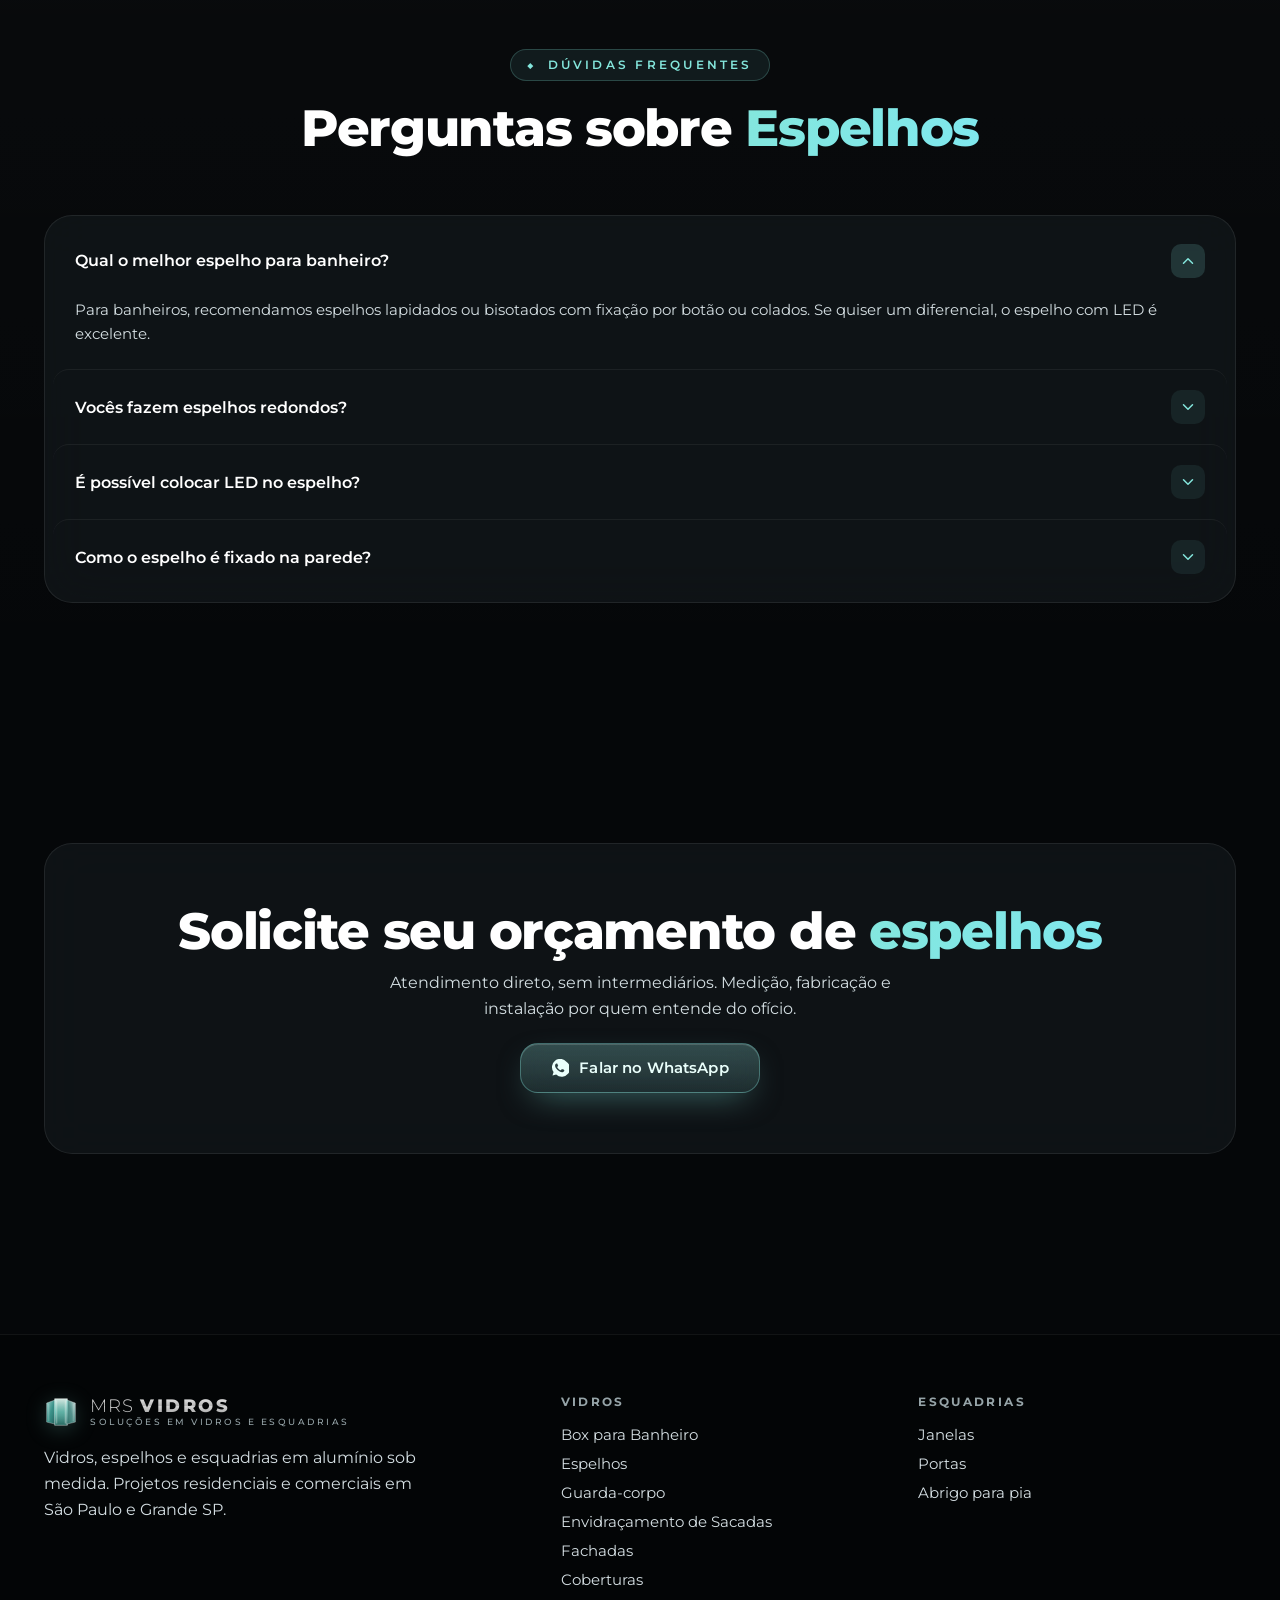
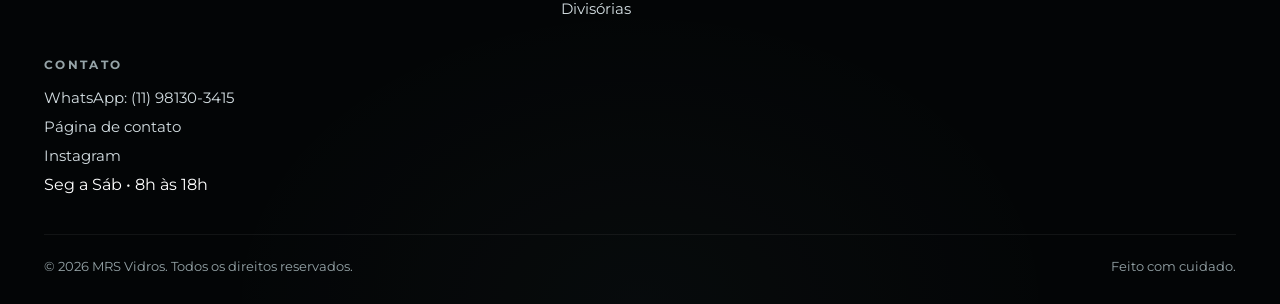
<file: espelhos.html>
<!doctype html>
<html lang="pt-BR">
<head>
<script async src="https://www.googletagmanager.com/gtag/js?id=G-GE07QC7D25"></script>
<script>window.dataLayer=window.dataLayer||[];function gtag(){dataLayer.push(arguments);}gtag('js',new Date());gtag('config','G-GE07QC7D25');</script>
<meta charset="utf-8" />
<meta name="viewport" content="width=device-width,initial-scale=1" />
<meta name="theme-color" content="#050709" />
<title>Espelhos sob Medida em São Paulo | MRS Vidros</title>
<meta name="description" content="Espelhos lapidados, bisotados, orgânicos e com LED. Fabricação sob medida para banheiros, salas, quartos, academias e comércios em São Paulo e Grande SP." />
<link rel="canonical" href="https://mrsvidros.com.br/espelhos.html" />
<meta name="robots" content="index,follow" />
<meta property="og:type" content="website" />
<meta property="og:title" content="Espelhos sob Medida em São Paulo | MRS Vidros" />
<meta property="og:description" content="Espelhos lapidados, bisotados, orgânicos e com LED. Fabricação sob medida para banheiros, salas, quartos, academias e comércios em São Paulo e Grande SP." />
<meta property="og:image" content="https://media.base44.com/images/public/6a5961f48b7d6873d9518ac1/6d50f7392_generated_image.png" />
<meta property="og:image:width" content="1200" />
<meta property="og:image:height" content="630" />
<meta property="og:site_name" content="MRS Vidros" />
<meta property="og:locale" content="pt_BR" />
<meta name="twitter:card" content="summary_large_image" />
<meta name="twitter:title" content="Espelhos sob Medida em São Paulo | MRS Vidros" />
<meta name="twitter:description" content="Espelhos lapidados, bisotados, orgânicos e com LED. Fabricação sob medida para banheiros, salas, quartos, academias e comércios em São Paulo e Grande SP." />
<meta name="twitter:image" content="https://media.base44.com/images/public/6a5961f48b7d6873d9518ac1/6d50f7392_generated_image.png" />
<link rel="icon" type="image/x-icon" href="imagens/favicon.ico.png">
<link rel="icon" type="image/png" sizes="32x32" href="imagens/favicon-32x32.png">
<link rel="icon" type="image/png" sizes="16x16" href="imagens/favicon-16x16.png">
<link rel="apple-touch-icon" sizes="180x180" href="imagens/apple-touch-icon.png">
<link rel="icon" type="image/png" sizes="192x192" href="imagens/android-chrome-192x192.png">
<link rel="icon" type="image/png" sizes="512x512" href="imagens/android-chrome-512x512.png">
<link rel="preconnect" href="https://fonts.googleapis.com" />
<link rel="preconnect" href="https://fonts.gstatic.com" crossorigin />
<link href="https://fonts.googleapis.com/css2?family=Montserrat:wght@300;400;500;600;700;800;900&display=swap" rel="stylesheet" />
<link rel="stylesheet" href="style.css" />
</head>
<body>
<svg width="0" height="0" style="position:absolute" aria-hidden="true">
    <defs>
      <linearGradient id="lg-glass-a" x1="0" y1="0" x2="1" y2="1">
        <stop offset="0" stop-color="#b9f0ea" stop-opacity=".88"/>
        <stop offset=".5" stop-color="#4fc9bd" stop-opacity=".68"/>
        <stop offset="1" stop-color="#1f5a55" stop-opacity=".88"/>
      </linearGradient>
      <linearGradient id="lg-glass-b" x1="1" y1="0" x2="0" y2="1">
        <stop offset="0" stop-color="#eaf6f5" stop-opacity=".9"/>
        <stop offset=".5" stop-color="#84e6dc" stop-opacity=".58"/>
        <stop offset="1" stop-color="#2a6a63" stop-opacity=".86"/>
      </linearGradient>
      <linearGradient id="lg-glass-c" x1="0" y1="0" x2="0" y2="1">
        <stop offset="0" stop-color="#e8faf4" stop-opacity=".92"/>
        <stop offset=".5" stop-color="#7fe8d8" stop-opacity=".72"/>
        <stop offset="1" stop-color="#2d756c" stop-opacity=".88"/>
      </linearGradient>
      <symbol id="mrs-mark" viewBox="0 0 64 64">
        <path d="M5 15 L22 9 L22 55 L5 51 Z" fill="url(#lg-glass-a)" stroke="rgba(255,255,255,.72)" stroke-width=".8"/>
        <path d="M20 7 L44 7 L44 57 L20 57 Z" fill="url(#lg-glass-c)" stroke="rgba(255,255,255,.82)" stroke-width=".9"/>
        <path d="M42 9 L59 15 L59 51 L42 55 Z" fill="url(#lg-glass-b)" stroke="rgba(255,255,255,.72)" stroke-width=".8"/>
        <path d="M9 17 L9 49" stroke="rgba(255,255,255,.5)" stroke-width="1" fill="none" stroke-linecap="round"/>
        <path d="M24 11 L24 53" stroke="rgba(255,255,255,.6)" stroke-width="1.2" fill="none" stroke-linecap="round"/>
        <path d="M40 11 L40 53" stroke="rgba(255,255,255,.6)" stroke-width="1.2" fill="none" stroke-linecap="round"/>
        <path d="M55 17 L55 49" stroke="rgba(255,255,255,.5)" stroke-width="1" fill="none" stroke-linecap="round"/>
      </symbol>
    </defs>
  </svg>
<header class="header" id="header">
<div class="nav glass">
<a href="index.html" class="logo" aria-label="MRS Vidros"><svg class="logo-mark" width="34" height="34" aria-hidden="true"><use href="#mrs-mark"/></svg><span class="logo-text"><span class="logo-main">MRS <span class="logo-strong">VIDROS</span></span><span class="logo-sub">Soluções em vidros e esquadrias</span></span></a>
<ul class="nav-links"><li><a href="index.html">Início</a></li><li><a href="index.html#vidros">Vidros</a></li><li><a href="index.html#esquadrias">Esquadrias</a></li><li><a href="index.html#galeria">Galeria</a></li><li><a href="index.html#faq">Dúvidas</a></li><li><a href="contato.html">Contato</a></li></ul>
<a href="https://wa.me/5511981303415" target="_blank" rel="noopener" class="btn btn-ghost btn-halo btn-sm nav-cta" data-wa-direct>Falar direto</a>
<button class="menu-btn glass" id="menuBtn" aria-label="Abrir menu"><svg width="22" height="22" viewBox="0 0 24 24" fill="none" stroke="currentColor" stroke-width="1.8" stroke-linecap="round"><path d="M4 7h16M4 12h16M4 17h16"/></svg></button>
</div>
</header>
<div class="overlay" id="overlay"></div>
<aside class="drawer" id="drawer" aria-hidden="true">
<div class="drawer-head">
<div class="logo"><svg class="logo-mark" width="34" height="34" aria-hidden="true"><use href="#mrs-mark"/></svg><span class="logo-text"><span class="logo-main">MRS <span class="logo-strong">VIDROS</span></span><span class="logo-sub">Soluções em vidros e esquadrias</span></span></div>
<button class="drawer-close" id="drawerClose" aria-label="Fechar menu"><svg width="22" height="22" viewBox="0 0 24 24" fill="none" stroke="currentColor" stroke-width="2" stroke-linecap="round"><path d="M6 6l12 12M18 6L6 18"/></svg></button>
</div>
<nav>
<a href="index.html"><svg width="20" height="20" viewBox="0 0 24 24" fill="none" stroke="currentColor" stroke-width="1.7" stroke-linecap="round" stroke-linejoin="round"><path d="M3 10.5L12 3l9 7.5"/><path d="M5 9.5V21h14V9.5"/></svg> Início</a>
<a href="index.html#vidros"><svg width="20" height="20" viewBox="0 0 24 24" fill="none" stroke="currentColor" stroke-width="1.7" stroke-linecap="round" stroke-linejoin="round"><rect x="3" y="4" width="18" height="14" rx="2"/><path d="M3 11h18"/><path d="M12 4v14"/></svg> Vidros</a>
<a href="index.html#esquadrias"><svg width="20" height="20" viewBox="0 0 24 24" fill="none" stroke="currentColor" stroke-width="1.7" stroke-linecap="round" stroke-linejoin="round"><rect x="4" y="3" width="16" height="18" rx="1.5"/><path d="M4 12h16"/><path d="M12 3v18"/></svg> Esquadrias</a>
<a href="index.html#galeria"><svg width="20" height="20" viewBox="0 0 24 24" fill="none" stroke="currentColor" stroke-width="1.7" stroke-linecap="round" stroke-linejoin="round"><rect x="3" y="3" width="18" height="18" rx="2"/><circle cx="9" cy="10" r="1.6"/><path d="M21 15l-5-5-8 8"/></svg> Galeria</a>
<a href="index.html#faq"><svg width="20" height="20" viewBox="0 0 24 24" fill="none" stroke="currentColor" stroke-width="1.7" stroke-linecap="round" stroke-linejoin="round"><circle cx="12" cy="12" r="9"/><path d="M9.5 9a2.5 2.5 0 1 1 3.5 2.3c-.8.4-1 .9-1 1.7"/><path d="M12 17h.01"/></svg> Dúvidas</a>
<a href="contato.html"><svg width="20" height="20" viewBox="0 0 24 24" fill="none" stroke="currentColor" stroke-width="1.7" stroke-linecap="round" stroke-linejoin="round"><path d="M4 6h16v12H4z"/><path d="M4 6l8 7 8-7"/></svg> Contato</a>
<a href="https://wa.me/5511981303415" target="_blank" rel="noopener" class="drawer-cta" data-wa-direct><svg width="20" height="20" viewBox="0 0 24 24" fill="currentColor"><path d="M20.5 3.5A11 11 0 0 0 3.4 17.3L2 22l4.9-1.3A11 11 0 1 0 20.5 3.5Zm-3.3 12.7c-.3.8-1.7 1.5-2.4 1.5a5.8 5.8 0 0 1-2.7-.6 14 14 0 0 1-5.4-4.8 6.2 6.2 0 0 1-1.3-3.3 3.5 3.5 0 0 1 1.1-2.6 1.2 1.2 0 0 1 .8-.4h.6c.2 0 .5 0 .7.5s.9 2.1.9 2.3 0 .3 0 .5-.2.3-.4.5-.6.7-.7.9 0 .5.1.6a8.8 8.8 0 0 0 1.7 2.1 8 8 0 0 0 2.4 1.5c.3.2.5.1.7-.1s.8-.9 1-1.2.4-.3.7-.2 1.8.8 2.1 1 .5.3.6.4.1.7-.2 1.4Z"/></svg> Falar direto no WhatsApp</a>
</nav>
<div class="drawer-foot">Seg a Sáb • 8h às 18h</div>
</aside>
<main>
<section class="hero-fs" id="inicio">
<div class="hero-bg"><img src="imagens/espelho-1.jpg" alt="Espelhos" id="heroBgImg" /><div class="hero-scrim"></div><div class="hero-glow"></div></div>
<div class="container hero-content">
<span class="tag reveal"><span class="diamond">◆</span>Espelhos</span>
<h1 class="reveal">Espelhos sob Medida</h1>
<p class="reveal">Espelhos sob medida transformam qualquer ambiente, ampliando a sensação de espaço e luminosidade. Na MRS Vidros, fabricamos espelhos com acabamento impecável para residências, comércios e academias.</p>
<div class="cta-row reveal">
<a href="https://wa.me/5511981303415?text=Ola%21%20Vim%20pelo%20site%20da%20MRS%20Vidros%20e%20gostaria%20de%20um%20orcamento%20de%20Espelhos." target="_blank" rel="noopener" class="btn btn-primary btn-halo"><svg width="18" height="18" viewBox="0 0 24 24" fill="none" stroke="currentColor" stroke-width="1.7" stroke-linecap="round" stroke-linejoin="round"><path d="M21 11.5a8.38 8.38 0 0 1-.9 3.8 8.5 8.5 0 0 1-7.6 4.7 8.38 8.38 0 0 1-3.8-.9L3 21l1.9-5.7a8.38 8.38 0 0 1-.9-3.8 8.5 8.5 0 0 1 4.7-7.6 8.38 8.38 0 0 1 3.8-.9h.5a8.48 8.48 0 0 1 8 8v.5z"/></svg> Pedir orçamento</a>
<a href="index.html" class="btn btn-ghost btn-halo">Ver outros serviços</a>
</div>
</div>
</section>
<section class="section">
<div class="container">
<div class="section-head reveal">
<span class="tag"><span class="diamond">◆</span>Por que escolher</span>
<h2>Espelhos sob Medida com <span class="gradient-text">qualidade MRS</span></h2>
</div>
<div class="about-grid"><div class="about-card glass reveal"><div class="icon"><svg width="24" height="24" viewBox="0 0 24 24" fill="none" stroke="currentColor" stroke-width="1.7" stroke-linecap="round" stroke-linejoin="round"><path d="M20 6L9 17l-5-5"/></svg></div><h3>Acabamento lapidado</h3><p>Bordas polidas com cuidado, sem rebarbas. Acabamento que valoriza o espelho e protege contra cortes.</p></div><div class="about-card glass reveal"><div class="icon"><svg width="24" height="24" viewBox="0 0 24 24" fill="none" stroke="currentColor" stroke-width="1.7" stroke-linecap="round" stroke-linejoin="round"><path d="M20 6L9 17l-5-5"/></svg></div><h3>Bisotado e orgânico</h3><p>Espelhos com bisotado clássico ou formatos orgânicos e redondos para projetos personalizados.</p></div><div class="about-card glass reveal"><div class="icon"><svg width="24" height="24" viewBox="0 0 24 24" fill="none" stroke="currentColor" stroke-width="1.7" stroke-linecap="round" stroke-linejoin="round"><path d="M20 6L9 17l-5-5"/></svg></div><h3>Iluminação com LED</h3><p>Espelhos com LED embutido para banheiros, penteadeiras e áreas comerciais. Elegância e funcionalidade.</p></div><div class="about-card glass reveal"><div class="icon"><svg width="24" height="24" viewBox="0 0 24 24" fill="none" stroke="currentColor" stroke-width="1.7" stroke-linecap="round" stroke-linejoin="round"><path d="M20 6L9 17l-5-5"/></svg></div><h3>Fixação segura</h3><p>Instalação com botão ou colagem estrutural, garantindo que o espelho fique firme e seguro na parede.</p></div></div>
</div>
</section>
<section class="section section-alt">
<div class="container">
<div class="section-head reveal">
<span class="tag"><span class="diamond">◆</span>Modelos</span>
<h2>Modelos de <span class="gradient-text">Espelhos</span></h2>
<p>Escolha o modelo que melhor se adapta ao seu projeto. Todos fabricados sob medida.</p>
</div>
<div class="model-grid"><a href="https://wa.me/5511981303415?text=Ola%21%20Vim%20pelo%20site%20da%20MRS%20Vidros%20e%20gostaria%20de%20um%20orcamento%20de%20Espelhos%20-%20modelo%20Espelho%20lapidado." target="_blank" rel="noopener" class="model-card reveal"><div class="model-img"><img src="imagens/espelho-1.jpg" alt="Espelho lapidado" loading="lazy"/></div><div class="model-info"><span class="model-num">Modelo 01</span><span class="model-name">Espelho lapidado</span></div></a><a href="https://wa.me/5511981303415?text=Ola%21%20Vim%20pelo%20site%20da%20MRS%20Vidros%20e%20gostaria%20de%20um%20orcamento%20de%20Espelhos%20-%20modelo%20Espelho%20bisotado." target="_blank" rel="noopener" class="model-card reveal"><div class="model-img"><img src="imagens/espelho-2.jpg" alt="Espelho bisotado" loading="lazy"/></div><div class="model-info"><span class="model-num">Modelo 02</span><span class="model-name">Espelho bisotado</span></div></a><a href="https://wa.me/5511981303415?text=Ola%21%20Vim%20pelo%20site%20da%20MRS%20Vidros%20e%20gostaria%20de%20um%20orcamento%20de%20Espelhos%20-%20modelo%20Espelho%20org%C3%A2nico." target="_blank" rel="noopener" class="model-card reveal"><div class="model-img"><img src="imagens/espelho-3.jpg" alt="Espelho orgânico" loading="lazy"/></div><div class="model-info"><span class="model-num">Modelo 03</span><span class="model-name">Espelho orgânico</span></div></a><a href="https://wa.me/5511981303415?text=Ola%21%20Vim%20pelo%20site%20da%20MRS%20Vidros%20e%20gostaria%20de%20um%20orcamento%20de%20Espelhos%20-%20modelo%20Espelho%20redondo." target="_blank" rel="noopener" class="model-card reveal"><div class="model-img"><img src="imagens/espelho-1.jpg" alt="Espelho redondo" loading="lazy"/></div><div class="model-info"><span class="model-num">Modelo 04</span><span class="model-name">Espelho redondo</span></div></a><a href="https://wa.me/5511981303415?text=Ola%21%20Vim%20pelo%20site%20da%20MRS%20Vidros%20e%20gostaria%20de%20um%20orcamento%20de%20Espelhos%20-%20modelo%20Espelho%20com%20LED." target="_blank" rel="noopener" class="model-card reveal"><div class="model-img"><img src="imagens/espelho-2.jpg" alt="Espelho com LED" loading="lazy"/></div><div class="model-info"><span class="model-num">Modelo 05</span><span class="model-name">Espelho com LED</span></div></a></div>
</div>
</section>
<section class="section">
<div class="container narrow">
<div class="about-lead reveal">
<div>
<span class="tag"><span class="diamond">◆</span>Sobre o serviço</span>
<h2 style="margin:20px 0 16px">Espelhos feitos <span class="gradient-text">sob medida</span></h2>
<p>Trabalhamos com diferentes tipos de acabamento e fixação, garantindo segurança e durabilidade para cada aplicação.</p>
<p style="margin-top:16px">Atendemos São Paulo capital e Grande SP, incluindo zonas norte, sul, leste, oeste e centro, além de Guarulhos, Osasco, ABC e região.</p>
</div>
<div class="about-card glass">
<div class="icon"><svg width="24" height="24" viewBox="0 0 24 24" fill="none" stroke="currentColor" stroke-width="1.7" stroke-linecap="round" stroke-linejoin="round"><path d="M21 10c0 7-9 13-9 13s-9-6-9-13a9 9 0 0 1 18 0z"/><circle cx="12" cy="10" r="3"/></svg></div>
<h3>Atendimento em SP e Grande SP</h3>
<p>Medição, fabricação e instalação sem intermediários. Solicite a visita técnica.</p>
</div>
</div>
</div>
</section>
<section class="section section-alt" id="faq">
<div class="container narrow">
<div class="section-head reveal">
<span class="tag"><span class="diamond">◆</span>Dúvidas frequentes</span>
<h2>Perguntas sobre <span class="gradient-text">Espelhos</span></h2>
</div>
<div class="faq-list glass"><details class="faq-item" open><summary><span>Qual o melhor espelho para banheiro?</span><span class="faq-ic" aria-hidden="true"><svg width="18" height="18" viewBox="0 0 24 24" fill="none" stroke="currentColor" stroke-width="2" stroke-linecap="round" stroke-linejoin="round"><path d="M6 9l6 6 6-6"/></svg></span></summary><div class="faq-a"><p>Para banheiros, recomendamos espelhos lapidados ou bisotados com fixação por botão ou colados. Se quiser um diferencial, o espelho com LED é excelente.</p></div></details><details class="faq-item"><summary><span>Vocês fazem espelhos redondos?</span><span class="faq-ic" aria-hidden="true"><svg width="18" height="18" viewBox="0 0 24 24" fill="none" stroke="currentColor" stroke-width="2" stroke-linecap="round" stroke-linejoin="round"><path d="M6 9l6 6 6-6"/></svg></span></summary><div class="faq-a"><p>Sim. Fabricamos espelhos em diversos formatos, incluindo redondos, orgânicos e personalizados conforme o projeto.</p></div></details><details class="faq-item"><summary><span>É possível colocar LED no espelho?</span><span class="faq-ic" aria-hidden="true"><svg width="18" height="18" viewBox="0 0 24 24" fill="none" stroke="currentColor" stroke-width="2" stroke-linecap="round" stroke-linejoin="round"><path d="M6 9l6 6 6-6"/></svg></span></summary><div class="faq-a"><p>Sim. Trabalhamos com espelhos com LED embutido, ideais para banheiros, penteadeiras e ambientes comerciais.</p></div></details><details class="faq-item"><summary><span>Como o espelho é fixado na parede?</span><span class="faq-ic" aria-hidden="true"><svg width="18" height="18" viewBox="0 0 24 24" fill="none" stroke="currentColor" stroke-width="2" stroke-linecap="round" stroke-linejoin="round"><path d="M6 9l6 6 6-6"/></svg></span></summary><div class="faq-a"><p>Oferecemos fixação com botão (parafusos com capa decorativa) ou colagem estrutural com fita dupla face de alta resistência.</p></div></details></div>
</div>
</section>
<section class="section">
<div class="container">
<div class="cta-card glass reveal">
<h2>Solicite seu orçamento de <span class="gradient-text">espelhos</span></h2>
<p>Atendimento direto, sem intermediários. Medição, fabricação e instalação por quem entende do ofício.</p>
<a href="https://wa.me/5511981303415?text=Ola%21%20Vim%20pelo%20site%20da%20MRS%20Vidros%20e%20gostaria%20de%20um%20orcamento%20de%20Espelhos." target="_blank" rel="noopener" class="btn btn-primary btn-halo"><svg width="18" height="18" viewBox="0 0 24 24" fill="currentColor"><path d="M20.5 3.5A11 11 0 0 0 3.4 17.3L2 22l4.9-1.3A11 11 0 1 0 20.5 3.5Zm-3.3 12.7c-.3.8-1.7 1.5-2.4 1.5a5.8 5.8 0 0 1-2.7-.6 14 14 0 0 1-5.4-4.8 6.2 6.2 0 0 1-1.3-3.3 3.5 3.5 0 0 1 1.1-2.6 1.2 1.2 0 0 1 .8-.4h.6c.2 0 .5 0 .7.5s.9 2.1.9 2.3 0 .3 0 .5-.2.3-.4.5-.6.7-.7.9 0 .5.1.6a8.8 8.8 0 0 0 1.7 2.1 8 8 0 0 0 2.4 1.5c.3.2.5.1.7-.1s.8-.9 1-1.2.4-.3.7-.2 1.8.8 2.1 1 .5.3.6.4.1.7-.2 1.4Z"/></svg> Falar no WhatsApp</a>
</div>
</div>
</section>
<footer class="footer">
<div class="container">
<div class="footer-grid">
<div>
<div class="logo" style="margin-bottom:16px"><svg class="logo-mark" width="34" height="34" aria-hidden="true"><use href="#mrs-mark"/></svg><span class="logo-text"><span class="logo-main">MRS <span class="logo-strong">VIDROS</span></span><span class="logo-sub">Soluções em vidros e esquadrias</span></span></div>
<p style="max-width:380px">Vidros, espelhos e esquadrias em alumínio sob medida. Projetos residenciais e comerciais em São Paulo e Grande SP.</p>
</div>
<div>
<h5>Vidros</h5>
<ul>
<li><a href="box-para-banheiro.html">Box para Banheiro</a></li>
<li><a href="espelhos.html">Espelhos</a></li>
<li><a href="guarda-corpo-de-vidro.html">Guarda-corpo</a></li>
<li><a href="envidracamento-de-sacadas.html">Envidraçamento de Sacadas</a></li>
<li><a href="index.html#vidros">Fachadas</a></li>
<li><a href="index.html#vidros">Coberturas</a></li>
<li><a href="index.html#vidros">Divisórias</a></li>
</ul>
</div>
<div>
<h5>Esquadrias</h5>
<ul>
<li><a href="index.html#esquadrias">Janelas</a></li>
<li><a href="index.html#esquadrias">Portas</a></li>
<li><a href="index.html#esquadrias">Abrigo para pia</a></li>
</ul>
</div>
<div>
<h5>Contato</h5>
<ul>
<li><a href="https://wa.me/5511981303415" target="_blank" rel="noopener">WhatsApp: (11) 98130-3415</a></li>
<li><a href="contato.html">Página de contato</a></li>
<li><a href="https://www.instagram.com/vidracariamrsvidros/" target="_blank" rel="noopener">Instagram</a></li>
<li>Seg a Sáb • 8h às 18h</li>
</ul>
</div>
</div>
<div class="footer-bottom"><span>© <span id="year"></span> MRS Vidros. Todos os direitos reservados.</span><span>Feito com cuidado.</span></div>
</div>
</footer>
</main>
<a href="https://wa.me/5511981303415" target="_blank" rel="noopener" class="fab-wa" data-wa-direct aria-label="Falar direto no WhatsApp"><span class="fab-ring"></span><svg width="26" height="26" viewBox="0 0 24 24" fill="currentColor"><path d="M20.5 3.5A11 11 0 0 0 3.4 17.3L2 22l4.9-1.3A11 11 0 1 0 20.5 3.5Zm-3.3 12.7c-.3.8-1.7 1.5-2.4 1.5a5.8 5.8 0 0 1-2.7-.6 14 14 0 0 1-5.4-4.8 6.2 6.2 0 0 1-1.3-3.3 3.5 3.5 0 0 1 1.1-2.6 1.2 1.2 0 0 1 .8-.4h.6c.2 0 .5 0 .7.5s.9 2.1.9 2.3 0 .3 0 .5-.2.3-.4.5-.6.7-.7.9 0 .5.1.6a8.8 8.8 0 0 0 1.7 2.1 8 8 0 0 0 2.4 1.5c.3.2.5.1.7-.1s.8-.9 1-1.2.4-.3.7-.2 1.8.8 2.1 1 .5.3.6.4.1.7-.2 1.4Z"/></svg></a>
<button class="fab-glass" id="fabAssistant" aria-label="Abrir assistente"><span class="fab-ring"></span><svg width="22" height="22" viewBox="0 0 24 24" fill="none" stroke="currentColor" stroke-width="1.8" stroke-linecap="round" stroke-linejoin="round"><path d="M21 15a4 4 0 0 1-4 4H8l-5 3V6a4 4 0 0 1 4-4h10a4 4 0 0 1 4 4z"/><path d="M8 10h.01M12 10h.01M16 10h.01"/></svg></button>
<button class="to-top" id="toTop" aria-label="Voltar ao topo"><svg width="20" height="20" viewBox="0 0 24 24" fill="none" stroke="currentColor" stroke-width="2" stroke-linecap="round" stroke-linejoin="round"><path d="M12 19V5M5 12l7-7 7 7"/></svg></button>
<nav class="mobile-bar glass" id="mobileBar" aria-label="Navegação rápida">
<a href="index.html"><svg width="22" height="22" viewBox="0 0 24 24" fill="none" stroke="currentColor" stroke-width="1.7" stroke-linecap="round" stroke-linejoin="round"><path d="M3 10.5L12 3l9 7.5"/><path d="M5 9.5V21h14V9.5"/></svg><span>Início</span></a>
<a href="index.html#vidros"><svg width="22" height="22" viewBox="0 0 24 24" fill="none" stroke="currentColor" stroke-width="1.7" stroke-linecap="round" stroke-linejoin="round"><rect x="3" y="3" width="7" height="7" rx="1.5"/><rect x="14" y="3" width="7" height="7" rx="1.5"/><rect x="3" y="14" width="7" height="7" rx="1.5"/><rect x="14" y="14" width="7" height="7" rx="1.5"/></svg><span>Produtos</span></a>
<a href="https://wa.me/5511981303415" target="_blank" rel="noopener" data-wa-direct class="mobile-bar-wa"><svg width="22" height="22" viewBox="0 0 24 24" fill="currentColor"><path d="M20.5 3.5A11 11 0 0 0 3.4 17.3L2 22l4.9-1.3A11 11 0 1 0 20.5 3.5Zm-3.3 12.7c-.3.8-1.7 1.5-2.4 1.5a5.8 5.8 0 0 1-2.7-.6 14 14 0 0 1-5.4-4.8 6.2 6.2 0 0 1-1.3-3.3 3.5 3.5 0 0 1 1.1-2.6 1.2 1.2 0 0 1 .8-.4h.6c.2 0 .5 0 .7.5s.9 2.1.9 2.3 0 .3 0 .5-.2.3-.4.5-.6.7-.7.9 0 .5.1.6a8.8 8.8 0 0 0 1.7 2.1 8 8 0 0 0 2.4 1.5c.3.2.5.1.7-.1s.8-.9 1-1.2.4-.3.7-.2 1.8.8 2.1 1 .5.3.6.4.1.7-.2 1.4Z"/></svg><span>WhatsApp</span></a>
</nav>
<div class="assistant" id="assistant" aria-hidden="true">
<div class="assistant-head">
<div class="assistant-title"><span class="dot"></span><div><strong>Assistente MRS</strong><small>Responde na hora</small></div></div>
<button class="assistant-close" id="assistantClose" aria-label="Fechar"><svg width="18" height="18" viewBox="0 0 24 24" fill="none" stroke="currentColor" stroke-width="2" stroke-linecap="round"><path d="M6 6l12 12M18 6L6 18"/></svg></button>
</div>
<div class="assistant-body" id="assistantBody"></div>
</div>
<div class="modal" id="pickerModal" aria-hidden="true"><div class="modal-backdrop" data-close-picker></div><div class="modal-card glass" role="dialog" aria-modal="true"><div class="modal-head"><div><span class="tag"><span class="diamond">◆</span><span id="pickerTag">Escolha o modelo</span></span><h3 id="pickerTitle">Escolha o modelo</h3></div><button class="assistant-close" data-close-picker aria-label="Fechar"><svg width="18" height="18" viewBox="0 0 24 24" fill="none" stroke="currentColor" stroke-width="2" stroke-linecap="round"><path d="M6 6l12 12M18 6L6 18"/></svg></button></div><div class="picker-body" id="pickerBody"></div></div></div>
<div class="modal" id="briefingModal" aria-hidden="true"><div class="modal-backdrop" data-close-modal></div><div class="modal-card glass" role="dialog" aria-modal="true"><div class="modal-head"><div><span class="tag"><span class="diamond">◆</span><span id="briefingTag">Orçamento</span></span><h3 id="briefingTitle">Orçamento</h3></div><button class="assistant-close" data-close-modal aria-label="Fechar"><svg width="18" height="18" viewBox="0 0 24 24" fill="none" stroke="currentColor" stroke-width="2" stroke-linecap="round"><path d="M6 6l12 12M18 6L6 18"/></svg></button></div><form id="briefingForm" class="briefing-form"></form></div></div>
<div class="lightbox" id="lightbox" aria-hidden="true"><button class="lb-close" data-lb-close aria-label="Fechar"><svg width="24" height="24" viewBox="0 0 24 24" fill="none" stroke="currentColor" stroke-width="2" stroke-linecap="round"><path d="M6 6l12 12M18 6L6 18"/></svg></button><button class="lb-arrow prev" data-lb-prev aria-label="Anterior"><svg width="28" height="28" viewBox="0 0 24 24" fill="none" stroke="currentColor" stroke-width="2" stroke-linecap="round" stroke-linejoin="round"><path d="M19 12H5M11 18l-6-6 6-6"/></svg></button><button class="lb-arrow next" data-lb-next aria-label="Próxima"><svg width="28" height="28" viewBox="0 0 24 24" fill="none" stroke="currentColor" stroke-width="2" stroke-linecap="round" stroke-linejoin="round"><path d="M5 12h14M13 6l6 6-6 6"/></svg></button><div class="lb-stage" id="lbStage"><img id="lbImg" alt="" /></div><div class="lb-caption" id="lbCaption"></div></div>
<script src="script.js"></script>
</body>
</html>
</file>
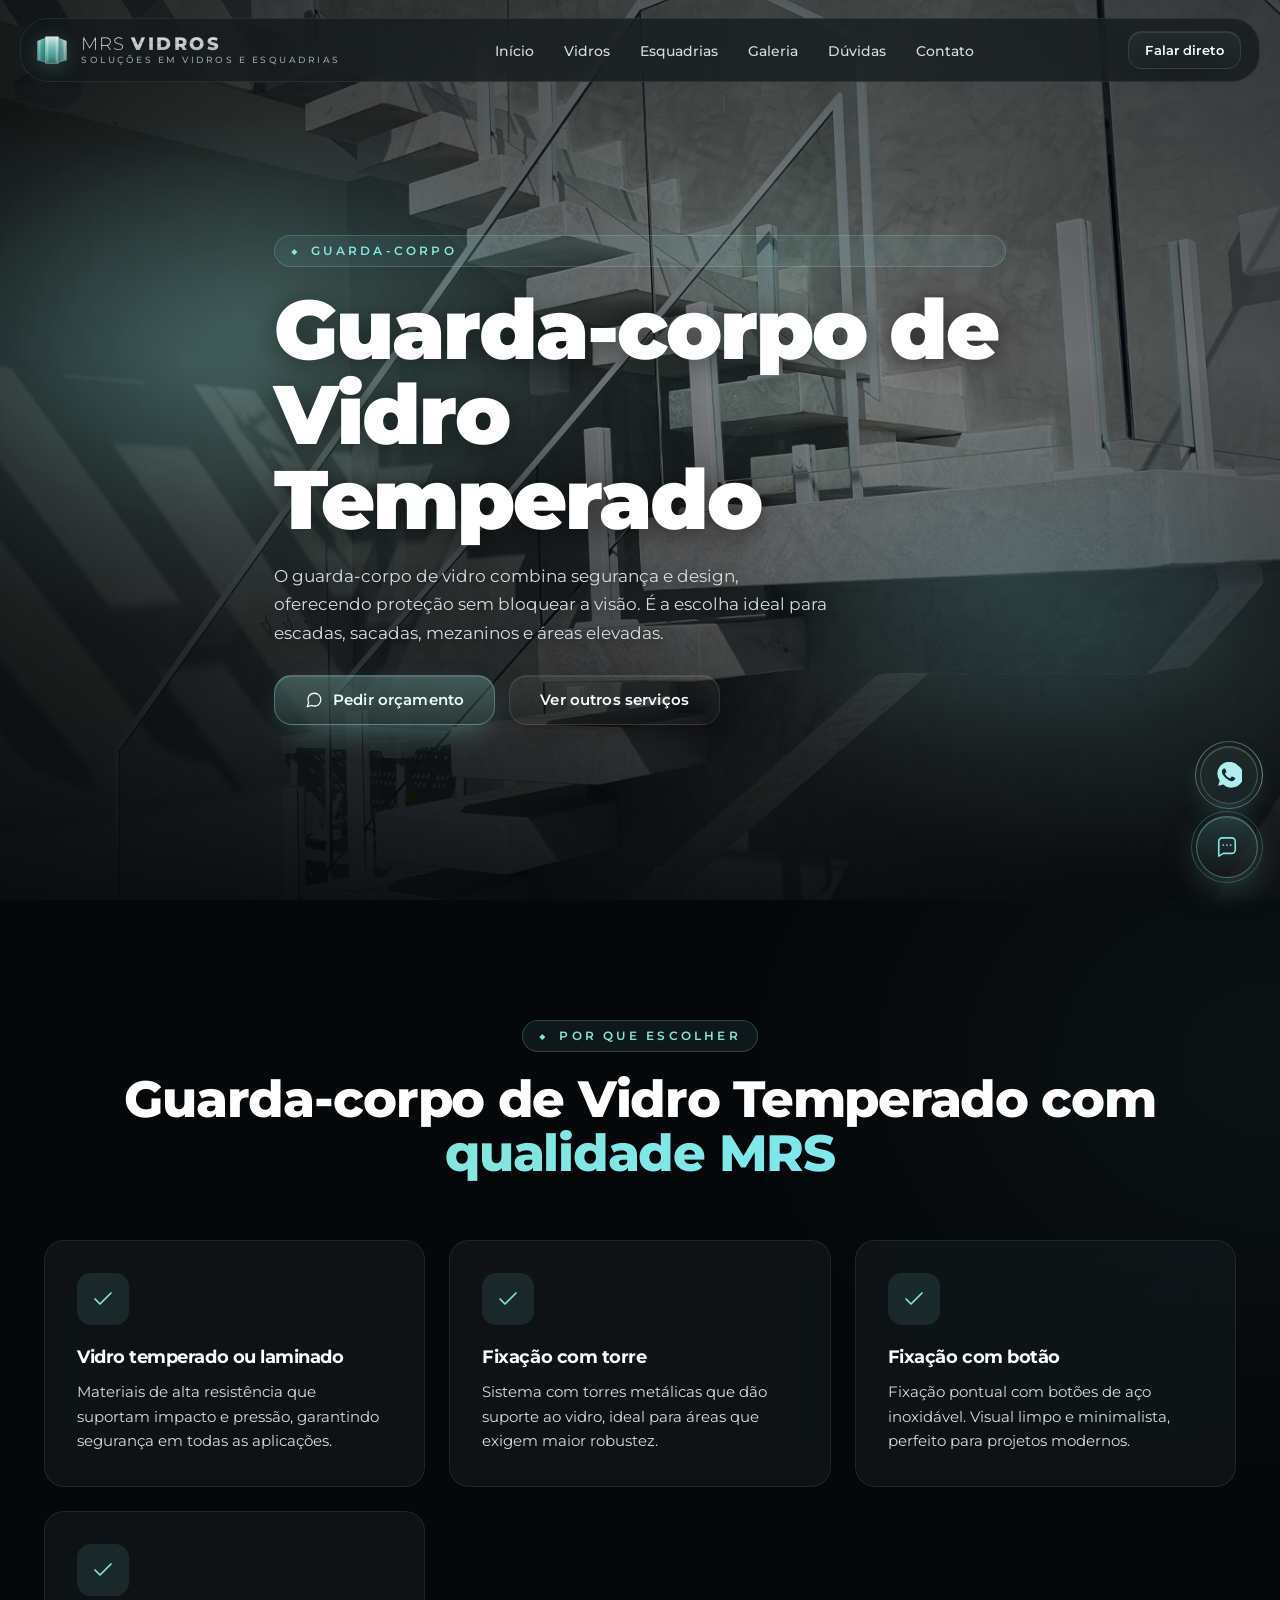
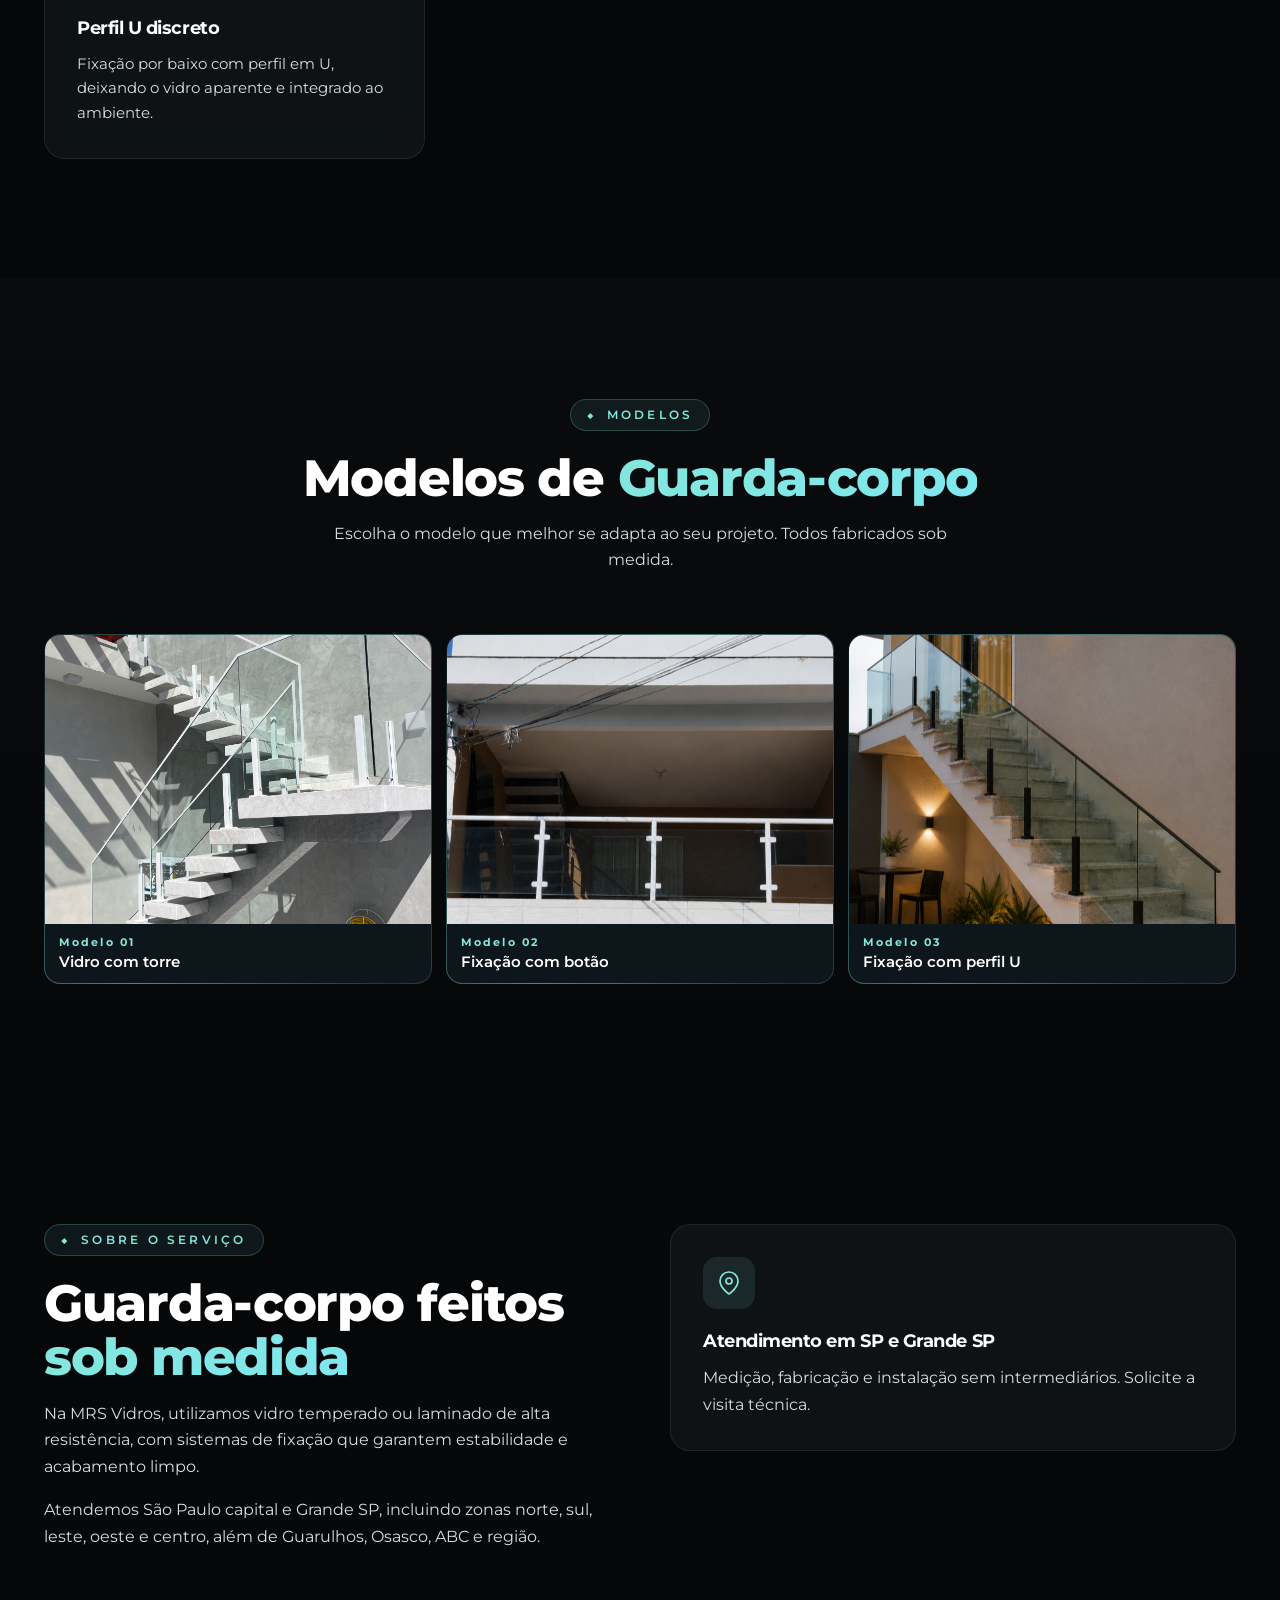
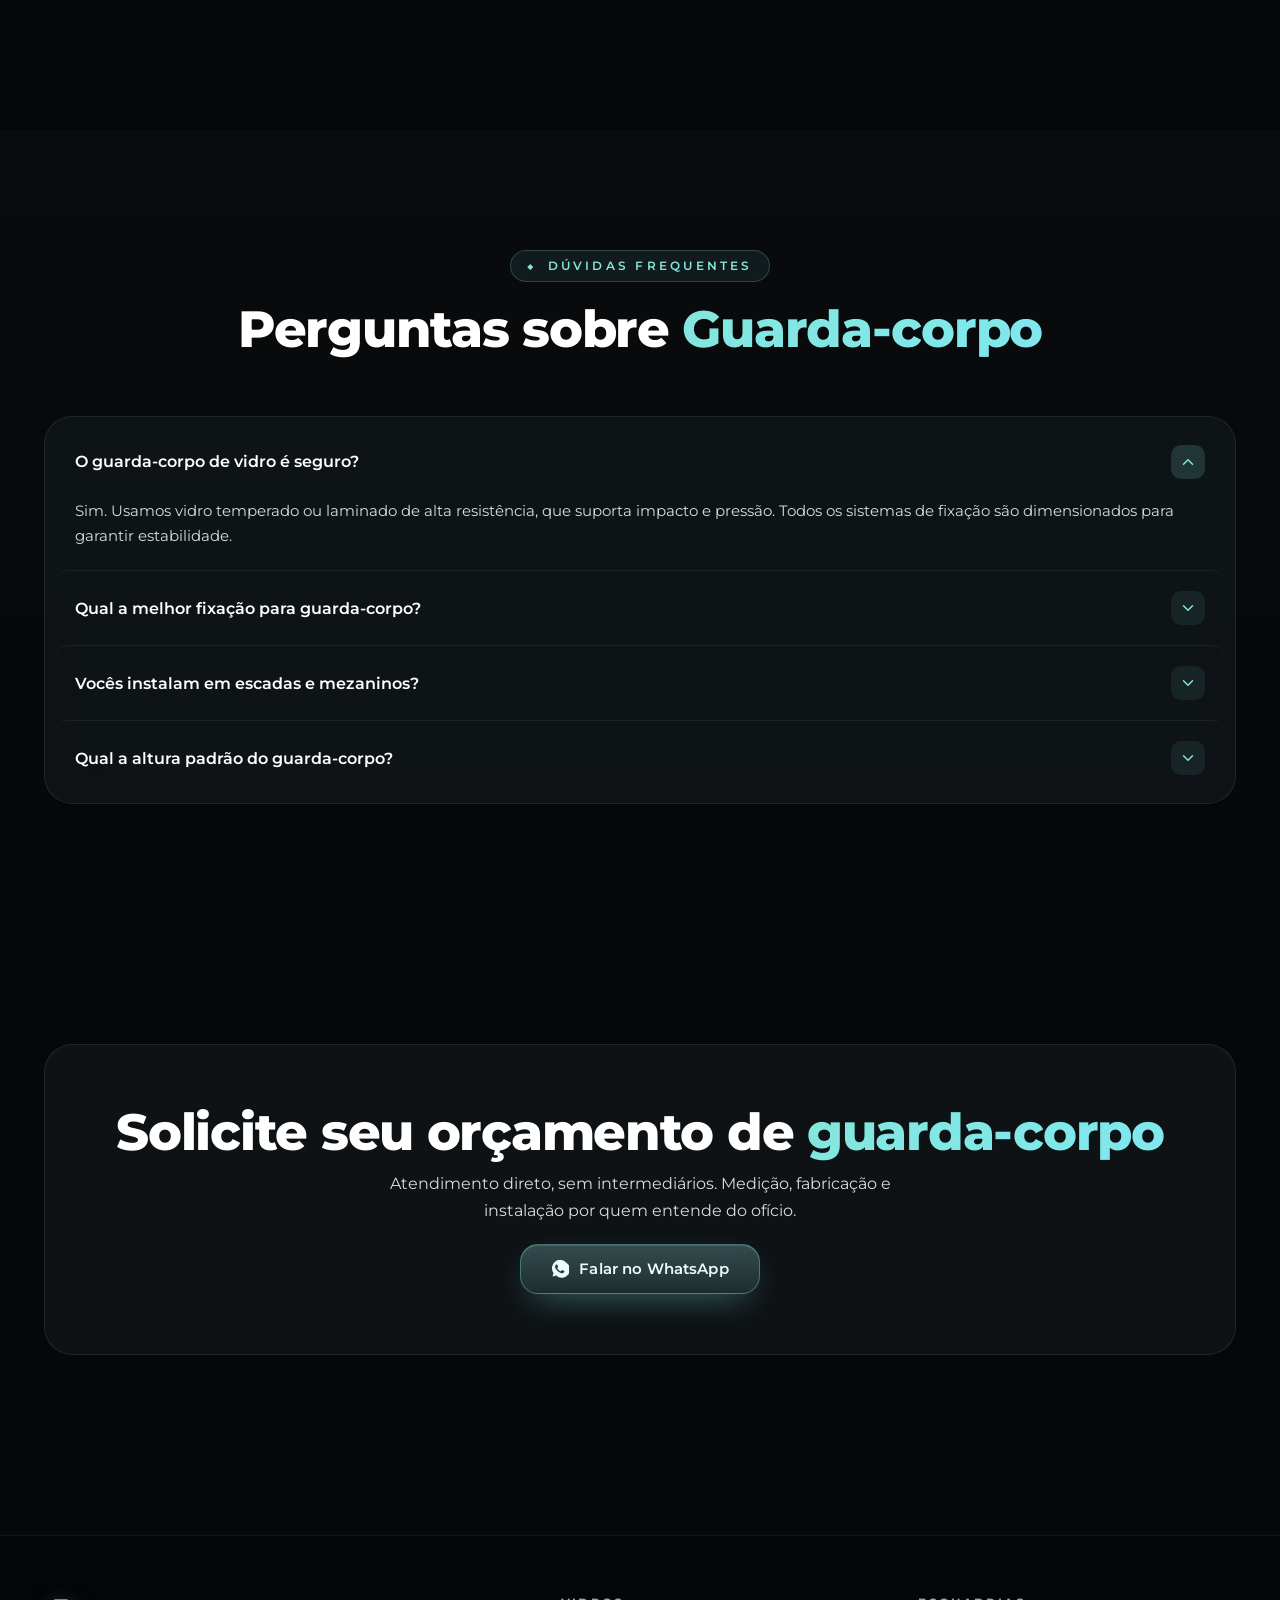
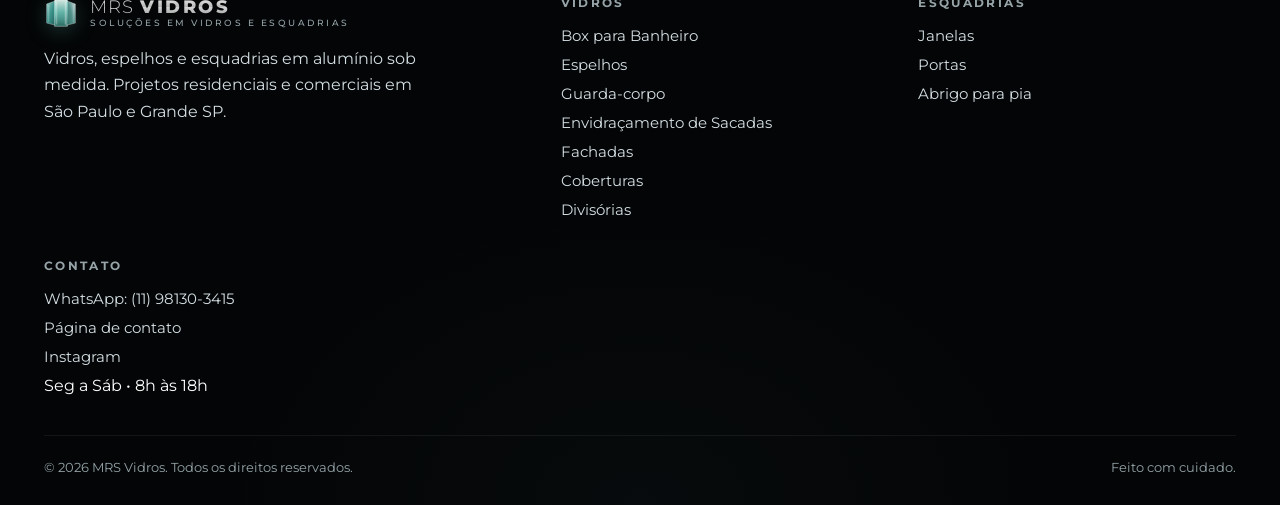
<file: guarda-corpo-de-vidro.html>
<!doctype html>
<html lang="pt-BR">
<head>
<script async src="https://www.googletagmanager.com/gtag/js?id=G-GE07QC7D25"></script>
<script>window.dataLayer=window.dataLayer||[];function gtag(){dataLayer.push(arguments);}gtag('js',new Date());gtag('config','G-GE07QC7D25');</script>
<meta charset="utf-8" />
<meta name="viewport" content="width=device-width,initial-scale=1" />
<meta name="theme-color" content="#050709" />
<title>Guarda-corpo de Vidro Temperado em São Paulo | MRS Vidros</title>
<meta name="description" content="Guarda-corpos em vidro temperado para escadas, sacadas e mezaninos. Fixação com torre, botão ou perfil. Segurança e design em São Paulo e Grande SP." />
<link rel="canonical" href="https://mrsvidros.com.br/guarda-corpo-de-vidro.html" />
<meta name="robots" content="index,follow" />
<meta property="og:type" content="website" />
<meta property="og:title" content="Guarda-corpo de Vidro Temperado em São Paulo | MRS Vidros" />
<meta property="og:description" content="Guarda-corpos em vidro temperado para escadas, sacadas e mezaninos. Fixação com torre, botão ou perfil. Segurança e design em São Paulo e Grande SP." />
<meta property="og:image" content="https://media.base44.com/images/public/6a5961f48b7d6873d9518ac1/6d50f7392_generated_image.png" />
<meta property="og:image:width" content="1200" />
<meta property="og:image:height" content="630" />
<meta property="og:site_name" content="MRS Vidros" />
<meta property="og:locale" content="pt_BR" />
<meta name="twitter:card" content="summary_large_image" />
<meta name="twitter:title" content="Guarda-corpo de Vidro Temperado em São Paulo | MRS Vidros" />
<meta name="twitter:description" content="Guarda-corpos em vidro temperado para escadas, sacadas e mezaninos. Fixação com torre, botão ou perfil. Segurança e design em São Paulo e Grande SP." />
<meta name="twitter:image" content="https://media.base44.com/images/public/6a5961f48b7d6873d9518ac1/6d50f7392_generated_image.png" />
<link rel="icon" type="image/x-icon" href="imagens/favicon.ico.png">
<link rel="icon" type="image/png" sizes="32x32" href="imagens/favicon-32x32.png">
<link rel="icon" type="image/png" sizes="16x16" href="imagens/favicon-16x16.png">
<link rel="apple-touch-icon" sizes="180x180" href="imagens/apple-touch-icon.png">
<link rel="icon" type="image/png" sizes="192x192" href="imagens/android-chrome-192x192.png">
<link rel="icon" type="image/png" sizes="512x512" href="imagens/android-chrome-512x512.png">
<link rel="preconnect" href="https://fonts.googleapis.com" />
<link rel="preconnect" href="https://fonts.gstatic.com" crossorigin />
<link href="https://fonts.googleapis.com/css2?family=Montserrat:wght@300;400;500;600;700;800;900&display=swap" rel="stylesheet" />
<link rel="stylesheet" href="style.css" />
</head>
<body>
<svg width="0" height="0" style="position:absolute" aria-hidden="true">
    <defs>
      <linearGradient id="lg-glass-a" x1="0" y1="0" x2="1" y2="1">
        <stop offset="0" stop-color="#b9f0ea" stop-opacity=".88"/>
        <stop offset=".5" stop-color="#4fc9bd" stop-opacity=".68"/>
        <stop offset="1" stop-color="#1f5a55" stop-opacity=".88"/>
      </linearGradient>
      <linearGradient id="lg-glass-b" x1="1" y1="0" x2="0" y2="1">
        <stop offset="0" stop-color="#eaf6f5" stop-opacity=".9"/>
        <stop offset=".5" stop-color="#84e6dc" stop-opacity=".58"/>
        <stop offset="1" stop-color="#2a6a63" stop-opacity=".86"/>
      </linearGradient>
      <linearGradient id="lg-glass-c" x1="0" y1="0" x2="0" y2="1">
        <stop offset="0" stop-color="#e8faf4" stop-opacity=".92"/>
        <stop offset=".5" stop-color="#7fe8d8" stop-opacity=".72"/>
        <stop offset="1" stop-color="#2d756c" stop-opacity=".88"/>
      </linearGradient>
      <symbol id="mrs-mark" viewBox="0 0 64 64">
        <path d="M5 15 L22 9 L22 55 L5 51 Z" fill="url(#lg-glass-a)" stroke="rgba(255,255,255,.72)" stroke-width=".8"/>
        <path d="M20 7 L44 7 L44 57 L20 57 Z" fill="url(#lg-glass-c)" stroke="rgba(255,255,255,.82)" stroke-width=".9"/>
        <path d="M42 9 L59 15 L59 51 L42 55 Z" fill="url(#lg-glass-b)" stroke="rgba(255,255,255,.72)" stroke-width=".8"/>
        <path d="M9 17 L9 49" stroke="rgba(255,255,255,.5)" stroke-width="1" fill="none" stroke-linecap="round"/>
        <path d="M24 11 L24 53" stroke="rgba(255,255,255,.6)" stroke-width="1.2" fill="none" stroke-linecap="round"/>
        <path d="M40 11 L40 53" stroke="rgba(255,255,255,.6)" stroke-width="1.2" fill="none" stroke-linecap="round"/>
        <path d="M55 17 L55 49" stroke="rgba(255,255,255,.5)" stroke-width="1" fill="none" stroke-linecap="round"/>
      </symbol>
    </defs>
  </svg>
<header class="header" id="header">
<div class="nav glass">
<a href="index.html" class="logo" aria-label="MRS Vidros"><svg class="logo-mark" width="34" height="34" aria-hidden="true"><use href="#mrs-mark"/></svg><span class="logo-text"><span class="logo-main">MRS <span class="logo-strong">VIDROS</span></span><span class="logo-sub">Soluções em vidros e esquadrias</span></span></a>
<ul class="nav-links"><li><a href="index.html">Início</a></li><li><a href="index.html#vidros">Vidros</a></li><li><a href="index.html#esquadrias">Esquadrias</a></li><li><a href="index.html#galeria">Galeria</a></li><li><a href="index.html#faq">Dúvidas</a></li><li><a href="contato.html">Contato</a></li></ul>
<a href="https://wa.me/5511981303415" target="_blank" rel="noopener" class="btn btn-ghost btn-halo btn-sm nav-cta" data-wa-direct>Falar direto</a>
<button class="menu-btn glass" id="menuBtn" aria-label="Abrir menu"><svg width="22" height="22" viewBox="0 0 24 24" fill="none" stroke="currentColor" stroke-width="1.8" stroke-linecap="round"><path d="M4 7h16M4 12h16M4 17h16"/></svg></button>
</div>
</header>
<div class="overlay" id="overlay"></div>
<aside class="drawer" id="drawer" aria-hidden="true">
<div class="drawer-head">
<div class="logo"><svg class="logo-mark" width="34" height="34" aria-hidden="true"><use href="#mrs-mark"/></svg><span class="logo-text"><span class="logo-main">MRS <span class="logo-strong">VIDROS</span></span><span class="logo-sub">Soluções em vidros e esquadrias</span></span></div>
<button class="drawer-close" id="drawerClose" aria-label="Fechar menu"><svg width="22" height="22" viewBox="0 0 24 24" fill="none" stroke="currentColor" stroke-width="2" stroke-linecap="round"><path d="M6 6l12 12M18 6L6 18"/></svg></button>
</div>
<nav>
<a href="index.html"><svg width="20" height="20" viewBox="0 0 24 24" fill="none" stroke="currentColor" stroke-width="1.7" stroke-linecap="round" stroke-linejoin="round"><path d="M3 10.5L12 3l9 7.5"/><path d="M5 9.5V21h14V9.5"/></svg> Início</a>
<a href="index.html#vidros"><svg width="20" height="20" viewBox="0 0 24 24" fill="none" stroke="currentColor" stroke-width="1.7" stroke-linecap="round" stroke-linejoin="round"><rect x="3" y="4" width="18" height="14" rx="2"/><path d="M3 11h18"/><path d="M12 4v14"/></svg> Vidros</a>
<a href="index.html#esquadrias"><svg width="20" height="20" viewBox="0 0 24 24" fill="none" stroke="currentColor" stroke-width="1.7" stroke-linecap="round" stroke-linejoin="round"><rect x="4" y="3" width="16" height="18" rx="1.5"/><path d="M4 12h16"/><path d="M12 3v18"/></svg> Esquadrias</a>
<a href="index.html#galeria"><svg width="20" height="20" viewBox="0 0 24 24" fill="none" stroke="currentColor" stroke-width="1.7" stroke-linecap="round" stroke-linejoin="round"><rect x="3" y="3" width="18" height="18" rx="2"/><circle cx="9" cy="10" r="1.6"/><path d="M21 15l-5-5-8 8"/></svg> Galeria</a>
<a href="index.html#faq"><svg width="20" height="20" viewBox="0 0 24 24" fill="none" stroke="currentColor" stroke-width="1.7" stroke-linecap="round" stroke-linejoin="round"><circle cx="12" cy="12" r="9"/><path d="M9.5 9a2.5 2.5 0 1 1 3.5 2.3c-.8.4-1 .9-1 1.7"/><path d="M12 17h.01"/></svg> Dúvidas</a>
<a href="contato.html"><svg width="20" height="20" viewBox="0 0 24 24" fill="none" stroke="currentColor" stroke-width="1.7" stroke-linecap="round" stroke-linejoin="round"><path d="M4 6h16v12H4z"/><path d="M4 6l8 7 8-7"/></svg> Contato</a>
<a href="https://wa.me/5511981303415" target="_blank" rel="noopener" class="drawer-cta" data-wa-direct><svg width="20" height="20" viewBox="0 0 24 24" fill="currentColor"><path d="M20.5 3.5A11 11 0 0 0 3.4 17.3L2 22l4.9-1.3A11 11 0 1 0 20.5 3.5Zm-3.3 12.7c-.3.8-1.7 1.5-2.4 1.5a5.8 5.8 0 0 1-2.7-.6 14 14 0 0 1-5.4-4.8 6.2 6.2 0 0 1-1.3-3.3 3.5 3.5 0 0 1 1.1-2.6 1.2 1.2 0 0 1 .8-.4h.6c.2 0 .5 0 .7.5s.9 2.1.9 2.3 0 .3 0 .5-.2.3-.4.5-.6.7-.7.9 0 .5.1.6a8.8 8.8 0 0 0 1.7 2.1 8 8 0 0 0 2.4 1.5c.3.2.5.1.7-.1s.8-.9 1-1.2.4-.3.7-.2 1.8.8 2.1 1 .5.3.6.4.1.7-.2 1.4Z"/></svg> Falar direto no WhatsApp</a>
</nav>
<div class="drawer-foot">Seg a Sáb • 8h às 18h</div>
</aside>
<main>
<section class="hero-fs" id="inicio">
<div class="hero-bg"><img src="imagens/guarda-1.jpg" alt="Guarda-corpo" id="heroBgImg" /><div class="hero-scrim"></div><div class="hero-glow"></div></div>
<div class="container hero-content">
<span class="tag reveal"><span class="diamond">◆</span>Guarda-corpo</span>
<h1 class="reveal">Guarda-corpo de Vidro Temperado</h1>
<p class="reveal">O guarda-corpo de vidro combina segurança e design, oferecendo proteção sem bloquear a visão. É a escolha ideal para escadas, sacadas, mezaninos e áreas elevadas.</p>
<div class="cta-row reveal">
<a href="https://wa.me/5511981303415?text=Ola%21%20Vim%20pelo%20site%20da%20MRS%20Vidros%20e%20gostaria%20de%20um%20orcamento%20de%20Guarda-corpo." target="_blank" rel="noopener" class="btn btn-primary btn-halo"><svg width="18" height="18" viewBox="0 0 24 24" fill="none" stroke="currentColor" stroke-width="1.7" stroke-linecap="round" stroke-linejoin="round"><path d="M21 11.5a8.38 8.38 0 0 1-.9 3.8 8.5 8.5 0 0 1-7.6 4.7 8.38 8.38 0 0 1-3.8-.9L3 21l1.9-5.7a8.38 8.38 0 0 1-.9-3.8 8.5 8.5 0 0 1 4.7-7.6 8.38 8.38 0 0 1 3.8-.9h.5a8.48 8.48 0 0 1 8 8v.5z"/></svg> Pedir orçamento</a>
<a href="index.html" class="btn btn-ghost btn-halo">Ver outros serviços</a>
</div>
</div>
</section>
<section class="section">
<div class="container">
<div class="section-head reveal">
<span class="tag"><span class="diamond">◆</span>Por que escolher</span>
<h2>Guarda-corpo de Vidro Temperado com <span class="gradient-text">qualidade MRS</span></h2>
</div>
<div class="about-grid"><div class="about-card glass reveal"><div class="icon"><svg width="24" height="24" viewBox="0 0 24 24" fill="none" stroke="currentColor" stroke-width="1.7" stroke-linecap="round" stroke-linejoin="round"><path d="M20 6L9 17l-5-5"/></svg></div><h3>Vidro temperado ou laminado</h3><p>Materiais de alta resistência que suportam impacto e pressão, garantindo segurança em todas as aplicações.</p></div><div class="about-card glass reveal"><div class="icon"><svg width="24" height="24" viewBox="0 0 24 24" fill="none" stroke="currentColor" stroke-width="1.7" stroke-linecap="round" stroke-linejoin="round"><path d="M20 6L9 17l-5-5"/></svg></div><h3>Fixação com torre</h3><p>Sistema com torres metálicas que dão suporte ao vidro, ideal para áreas que exigem maior robustez.</p></div><div class="about-card glass reveal"><div class="icon"><svg width="24" height="24" viewBox="0 0 24 24" fill="none" stroke="currentColor" stroke-width="1.7" stroke-linecap="round" stroke-linejoin="round"><path d="M20 6L9 17l-5-5"/></svg></div><h3>Fixação com botão</h3><p>Fixação pontual com botões de aço inoxidável. Visual limpo e minimalista, perfeito para projetos modernos.</p></div><div class="about-card glass reveal"><div class="icon"><svg width="24" height="24" viewBox="0 0 24 24" fill="none" stroke="currentColor" stroke-width="1.7" stroke-linecap="round" stroke-linejoin="round"><path d="M20 6L9 17l-5-5"/></svg></div><h3>Perfil U discreto</h3><p>Fixação por baixo com perfil em U, deixando o vidro aparente e integrado ao ambiente.</p></div></div>
</div>
</section>
<section class="section section-alt">
<div class="container">
<div class="section-head reveal">
<span class="tag"><span class="diamond">◆</span>Modelos</span>
<h2>Modelos de <span class="gradient-text">Guarda-corpo</span></h2>
<p>Escolha o modelo que melhor se adapta ao seu projeto. Todos fabricados sob medida.</p>
</div>
<div class="model-grid"><a href="https://wa.me/5511981303415?text=Ola%21%20Vim%20pelo%20site%20da%20MRS%20Vidros%20e%20gostaria%20de%20um%20orcamento%20de%20Guarda-corpo%20-%20modelo%20Vidro%20com%20torre." target="_blank" rel="noopener" class="model-card reveal"><div class="model-img"><img src="imagens/guarda-1.jpg" alt="Vidro com torre" loading="lazy"/></div><div class="model-info"><span class="model-num">Modelo 01</span><span class="model-name">Vidro com torre</span></div></a><a href="https://wa.me/5511981303415?text=Ola%21%20Vim%20pelo%20site%20da%20MRS%20Vidros%20e%20gostaria%20de%20um%20orcamento%20de%20Guarda-corpo%20-%20modelo%20Fixa%C3%A7%C3%A3o%20com%20bot%C3%A3o." target="_blank" rel="noopener" class="model-card reveal"><div class="model-img"><img src="imagens/guarda-2.jpg" alt="Fixação com botão" loading="lazy"/></div><div class="model-info"><span class="model-num">Modelo 02</span><span class="model-name">Fixação com botão</span></div></a><a href="https://wa.me/5511981303415?text=Ola%21%20Vim%20pelo%20site%20da%20MRS%20Vidros%20e%20gostaria%20de%20um%20orcamento%20de%20Guarda-corpo%20-%20modelo%20Fixa%C3%A7%C3%A3o%20com%20perfil%20U." target="_blank" rel="noopener" class="model-card reveal"><div class="model-img"><img src="imagens/guarda-3.jpg" alt="Fixação com perfil U" loading="lazy"/></div><div class="model-info"><span class="model-num">Modelo 03</span><span class="model-name">Fixação com perfil U</span></div></a></div>
</div>
</section>
<section class="section">
<div class="container narrow">
<div class="about-lead reveal">
<div>
<span class="tag"><span class="diamond">◆</span>Sobre o serviço</span>
<h2 style="margin:20px 0 16px">Guarda-corpo feitos <span class="gradient-text">sob medida</span></h2>
<p>Na MRS Vidros, utilizamos vidro temperado ou laminado de alta resistência, com sistemas de fixação que garantem estabilidade e acabamento limpo.</p>
<p style="margin-top:16px">Atendemos São Paulo capital e Grande SP, incluindo zonas norte, sul, leste, oeste e centro, além de Guarulhos, Osasco, ABC e região.</p>
</div>
<div class="about-card glass">
<div class="icon"><svg width="24" height="24" viewBox="0 0 24 24" fill="none" stroke="currentColor" stroke-width="1.7" stroke-linecap="round" stroke-linejoin="round"><path d="M21 10c0 7-9 13-9 13s-9-6-9-13a9 9 0 0 1 18 0z"/><circle cx="12" cy="10" r="3"/></svg></div>
<h3>Atendimento em SP e Grande SP</h3>
<p>Medição, fabricação e instalação sem intermediários. Solicite a visita técnica.</p>
</div>
</div>
</div>
</section>
<section class="section section-alt" id="faq">
<div class="container narrow">
<div class="section-head reveal">
<span class="tag"><span class="diamond">◆</span>Dúvidas frequentes</span>
<h2>Perguntas sobre <span class="gradient-text">Guarda-corpo</span></h2>
</div>
<div class="faq-list glass"><details class="faq-item" open><summary><span>O guarda-corpo de vidro é seguro?</span><span class="faq-ic" aria-hidden="true"><svg width="18" height="18" viewBox="0 0 24 24" fill="none" stroke="currentColor" stroke-width="2" stroke-linecap="round" stroke-linejoin="round"><path d="M6 9l6 6 6-6"/></svg></span></summary><div class="faq-a"><p>Sim. Usamos vidro temperado ou laminado de alta resistência, que suporta impacto e pressão. Todos os sistemas de fixação são dimensionados para garantir estabilidade.</p></div></details><details class="faq-item"><summary><span>Qual a melhor fixação para guarda-corpo?</span><span class="faq-ic" aria-hidden="true"><svg width="18" height="18" viewBox="0 0 24 24" fill="none" stroke="currentColor" stroke-width="2" stroke-linecap="round" stroke-linejoin="round"><path d="M6 9l6 6 6-6"/></svg></span></summary><div class="faq-a"><p>Depende do projeto. A fixação com torre é mais robusta, o botão oferece visual minimalista, e o perfil U é discreto. Avaliamos cada caso para recomendar a melhor opção.</p></div></details><details class="faq-item"><summary><span>Vocês instalam em escadas e mezaninos?</span><span class="faq-ic" aria-hidden="true"><svg width="18" height="18" viewBox="0 0 24 24" fill="none" stroke="currentColor" stroke-width="2" stroke-linecap="round" stroke-linejoin="round"><path d="M6 9l6 6 6-6"/></svg></span></summary><div class="faq-a"><p>Sim. Instalamos guarda-corpos em escadas, sacadas, mezaninos, varandas e qualquer área que exija proteção.</p></div></details><details class="faq-item"><summary><span>Qual a altura padrão do guarda-corpo?</span><span class="faq-ic" aria-hidden="true"><svg width="18" height="18" viewBox="0 0 24 24" fill="none" stroke="currentColor" stroke-width="2" stroke-linecap="round" stroke-linejoin="round"><path d="M6 9l6 6 6-6"/></svg></span></summary><div class="faq-a"><p>A altura padrão varia conforme a norma e o local de instalação. Geralmente entre 90cm e 110cm para áreas comuns.</p></div></details></div>
</div>
</section>
<section class="section">
<div class="container">
<div class="cta-card glass reveal">
<h2>Solicite seu orçamento de <span class="gradient-text">guarda-corpo</span></h2>
<p>Atendimento direto, sem intermediários. Medição, fabricação e instalação por quem entende do ofício.</p>
<a href="https://wa.me/5511981303415?text=Ola%21%20Vim%20pelo%20site%20da%20MRS%20Vidros%20e%20gostaria%20de%20um%20orcamento%20de%20Guarda-corpo." target="_blank" rel="noopener" class="btn btn-primary btn-halo"><svg width="18" height="18" viewBox="0 0 24 24" fill="currentColor"><path d="M20.5 3.5A11 11 0 0 0 3.4 17.3L2 22l4.9-1.3A11 11 0 1 0 20.5 3.5Zm-3.3 12.7c-.3.8-1.7 1.5-2.4 1.5a5.8 5.8 0 0 1-2.7-.6 14 14 0 0 1-5.4-4.8 6.2 6.2 0 0 1-1.3-3.3 3.5 3.5 0 0 1 1.1-2.6 1.2 1.2 0 0 1 .8-.4h.6c.2 0 .5 0 .7.5s.9 2.1.9 2.3 0 .3 0 .5-.2.3-.4.5-.6.7-.7.9 0 .5.1.6a8.8 8.8 0 0 0 1.7 2.1 8 8 0 0 0 2.4 1.5c.3.2.5.1.7-.1s.8-.9 1-1.2.4-.3.7-.2 1.8.8 2.1 1 .5.3.6.4.1.7-.2 1.4Z"/></svg> Falar no WhatsApp</a>
</div>
</div>
</section>
<footer class="footer">
<div class="container">
<div class="footer-grid">
<div>
<div class="logo" style="margin-bottom:16px"><svg class="logo-mark" width="34" height="34" aria-hidden="true"><use href="#mrs-mark"/></svg><span class="logo-text"><span class="logo-main">MRS <span class="logo-strong">VIDROS</span></span><span class="logo-sub">Soluções em vidros e esquadrias</span></span></div>
<p style="max-width:380px">Vidros, espelhos e esquadrias em alumínio sob medida. Projetos residenciais e comerciais em São Paulo e Grande SP.</p>
</div>
<div>
<h5>Vidros</h5>
<ul>
<li><a href="box-para-banheiro.html">Box para Banheiro</a></li>
<li><a href="espelhos.html">Espelhos</a></li>
<li><a href="guarda-corpo-de-vidro.html">Guarda-corpo</a></li>
<li><a href="envidracamento-de-sacadas.html">Envidraçamento de Sacadas</a></li>
<li><a href="index.html#vidros">Fachadas</a></li>
<li><a href="index.html#vidros">Coberturas</a></li>
<li><a href="index.html#vidros">Divisórias</a></li>
</ul>
</div>
<div>
<h5>Esquadrias</h5>
<ul>
<li><a href="index.html#esquadrias">Janelas</a></li>
<li><a href="index.html#esquadrias">Portas</a></li>
<li><a href="index.html#esquadrias">Abrigo para pia</a></li>
</ul>
</div>
<div>
<h5>Contato</h5>
<ul>
<li><a href="https://wa.me/5511981303415" target="_blank" rel="noopener">WhatsApp: (11) 98130-3415</a></li>
<li><a href="contato.html">Página de contato</a></li>
<li><a href="https://www.instagram.com/vidracariamrsvidros/" target="_blank" rel="noopener">Instagram</a></li>
<li>Seg a Sáb • 8h às 18h</li>
</ul>
</div>
</div>
<div class="footer-bottom"><span>© <span id="year"></span> MRS Vidros. Todos os direitos reservados.</span><span>Feito com cuidado.</span></div>
</div>
</footer>
</main>
<a href="https://wa.me/5511981303415" target="_blank" rel="noopener" class="fab-wa" data-wa-direct aria-label="Falar direto no WhatsApp"><span class="fab-ring"></span><svg width="26" height="26" viewBox="0 0 24 24" fill="currentColor"><path d="M20.5 3.5A11 11 0 0 0 3.4 17.3L2 22l4.9-1.3A11 11 0 1 0 20.5 3.5Zm-3.3 12.7c-.3.8-1.7 1.5-2.4 1.5a5.8 5.8 0 0 1-2.7-.6 14 14 0 0 1-5.4-4.8 6.2 6.2 0 0 1-1.3-3.3 3.5 3.5 0 0 1 1.1-2.6 1.2 1.2 0 0 1 .8-.4h.6c.2 0 .5 0 .7.5s.9 2.1.9 2.3 0 .3 0 .5-.2.3-.4.5-.6.7-.7.9 0 .5.1.6a8.8 8.8 0 0 0 1.7 2.1 8 8 0 0 0 2.4 1.5c.3.2.5.1.7-.1s.8-.9 1-1.2.4-.3.7-.2 1.8.8 2.1 1 .5.3.6.4.1.7-.2 1.4Z"/></svg></a>
<button class="fab-glass" id="fabAssistant" aria-label="Abrir assistente"><span class="fab-ring"></span><svg width="22" height="22" viewBox="0 0 24 24" fill="none" stroke="currentColor" stroke-width="1.8" stroke-linecap="round" stroke-linejoin="round"><path d="M21 15a4 4 0 0 1-4 4H8l-5 3V6a4 4 0 0 1 4-4h10a4 4 0 0 1 4 4z"/><path d="M8 10h.01M12 10h.01M16 10h.01"/></svg></button>
<button class="to-top" id="toTop" aria-label="Voltar ao topo"><svg width="20" height="20" viewBox="0 0 24 24" fill="none" stroke="currentColor" stroke-width="2" stroke-linecap="round" stroke-linejoin="round"><path d="M12 19V5M5 12l7-7 7 7"/></svg></button>
<nav class="mobile-bar glass" id="mobileBar" aria-label="Navegação rápida">
<a href="index.html"><svg width="22" height="22" viewBox="0 0 24 24" fill="none" stroke="currentColor" stroke-width="1.7" stroke-linecap="round" stroke-linejoin="round"><path d="M3 10.5L12 3l9 7.5"/><path d="M5 9.5V21h14V9.5"/></svg><span>Início</span></a>
<a href="index.html#vidros"><svg width="22" height="22" viewBox="0 0 24 24" fill="none" stroke="currentColor" stroke-width="1.7" stroke-linecap="round" stroke-linejoin="round"><rect x="3" y="3" width="7" height="7" rx="1.5"/><rect x="14" y="3" width="7" height="7" rx="1.5"/><rect x="3" y="14" width="7" height="7" rx="1.5"/><rect x="14" y="14" width="7" height="7" rx="1.5"/></svg><span>Produtos</span></a>
<a href="https://wa.me/5511981303415" target="_blank" rel="noopener" data-wa-direct class="mobile-bar-wa"><svg width="22" height="22" viewBox="0 0 24 24" fill="currentColor"><path d="M20.5 3.5A11 11 0 0 0 3.4 17.3L2 22l4.9-1.3A11 11 0 1 0 20.5 3.5Zm-3.3 12.7c-.3.8-1.7 1.5-2.4 1.5a5.8 5.8 0 0 1-2.7-.6 14 14 0 0 1-5.4-4.8 6.2 6.2 0 0 1-1.3-3.3 3.5 3.5 0 0 1 1.1-2.6 1.2 1.2 0 0 1 .8-.4h.6c.2 0 .5 0 .7.5s.9 2.1.9 2.3 0 .3 0 .5-.2.3-.4.5-.6.7-.7.9 0 .5.1.6a8.8 8.8 0 0 0 1.7 2.1 8 8 0 0 0 2.4 1.5c.3.2.5.1.7-.1s.8-.9 1-1.2.4-.3.7-.2 1.8.8 2.1 1 .5.3.6.4.1.7-.2 1.4Z"/></svg><span>WhatsApp</span></a>
</nav>
<div class="assistant" id="assistant" aria-hidden="true">
<div class="assistant-head">
<div class="assistant-title"><span class="dot"></span><div><strong>Assistente MRS</strong><small>Responde na hora</small></div></div>
<button class="assistant-close" id="assistantClose" aria-label="Fechar"><svg width="18" height="18" viewBox="0 0 24 24" fill="none" stroke="currentColor" stroke-width="2" stroke-linecap="round"><path d="M6 6l12 12M18 6L6 18"/></svg></button>
</div>
<div class="assistant-body" id="assistantBody"></div>
</div>
<div class="modal" id="pickerModal" aria-hidden="true"><div class="modal-backdrop" data-close-picker></div><div class="modal-card glass" role="dialog" aria-modal="true"><div class="modal-head"><div><span class="tag"><span class="diamond">◆</span><span id="pickerTag">Escolha o modelo</span></span><h3 id="pickerTitle">Escolha o modelo</h3></div><button class="assistant-close" data-close-picker aria-label="Fechar"><svg width="18" height="18" viewBox="0 0 24 24" fill="none" stroke="currentColor" stroke-width="2" stroke-linecap="round"><path d="M6 6l12 12M18 6L6 18"/></svg></button></div><div class="picker-body" id="pickerBody"></div></div></div>
<div class="modal" id="briefingModal" aria-hidden="true"><div class="modal-backdrop" data-close-modal></div><div class="modal-card glass" role="dialog" aria-modal="true"><div class="modal-head"><div><span class="tag"><span class="diamond">◆</span><span id="briefingTag">Orçamento</span></span><h3 id="briefingTitle">Orçamento</h3></div><button class="assistant-close" data-close-modal aria-label="Fechar"><svg width="18" height="18" viewBox="0 0 24 24" fill="none" stroke="currentColor" stroke-width="2" stroke-linecap="round"><path d="M6 6l12 12M18 6L6 18"/></svg></button></div><form id="briefingForm" class="briefing-form"></form></div></div>
<div class="lightbox" id="lightbox" aria-hidden="true"><button class="lb-close" data-lb-close aria-label="Fechar"><svg width="24" height="24" viewBox="0 0 24 24" fill="none" stroke="currentColor" stroke-width="2" stroke-linecap="round"><path d="M6 6l12 12M18 6L6 18"/></svg></button><button class="lb-arrow prev" data-lb-prev aria-label="Anterior"><svg width="28" height="28" viewBox="0 0 24 24" fill="none" stroke="currentColor" stroke-width="2" stroke-linecap="round" stroke-linejoin="round"><path d="M19 12H5M11 18l-6-6 6-6"/></svg></button><button class="lb-arrow next" data-lb-next aria-label="Próxima"><svg width="28" height="28" viewBox="0 0 24 24" fill="none" stroke="currentColor" stroke-width="2" stroke-linecap="round" stroke-linejoin="round"><path d="M5 12h14M13 6l6 6-6 6"/></svg></button><div class="lb-stage" id="lbStage"><img id="lbImg" alt="" /></div><div class="lb-caption" id="lbCaption"></div></div>
<script src="script.js"></script>
</body>
</html>
</file>
<file: style.css>
/* ============================================
   MRS VIDROS — Premium Glassmorphism Design
   ============================================ */

:root {
  --bg: #050709;
  --bg-soft: #081015;
  --bg-elev: #0c161b;
  --glass: rgba(18, 24, 27, 0.72);
  --glass-strong: rgba(24, 32, 36, 0.85);
  --glass-border: rgba(255, 255, 255, 0.08);
  --glass-border-strong: rgba(255, 255, 255, 0.14);
  --primary: #84e6dc;
  --primary-2: #7fe8ef;
  --primary-dark: #4fc9bd;
  --fg: #ffffff;
  --soft: #d4dee2;
  --muted: #96a4a8;
  --line: rgba(255, 255, 255, 0.06);
  --shadow-soft: 0 20px 60px -20px rgba(0, 0, 0, 0.5);
  --shadow-glow: 0 30px 80px -30px rgba(132, 230, 220, 0.25);
  --radius: 20px;
  --radius-lg: 28px;
  --radius-sm: 12px;
}

*, *::before, *::after { box-sizing: border-box; margin: 0; padding: 0; }
html { scroll-behavior: smooth; -webkit-text-size-adjust: 100%; }
body {
  font-family: "Montserrat", system-ui, -apple-system, sans-serif;
  background: var(--bg);
  color: var(--fg);
  -webkit-font-smoothing: antialiased;
  overflow-x: hidden;
  min-height: 100vh;
  background-image:
    radial-gradient(1000px 600px at 10% -10%, rgba(132, 230, 220, 0.08), transparent 60%),
    radial-gradient(900px 700px at 100% 20%, rgba(127, 232, 239, 0.05), transparent 60%),
    radial-gradient(700px 500px at 50% 100%, rgba(132, 230, 220, 0.04), transparent 60%);
}
img { max-width: 100%; display: block; }
a { color: inherit; text-decoration: none; }
button { font: inherit; color: inherit; background: none; border: none; cursor: pointer; }
input, select, textarea { font: inherit; color: inherit; }

h1, h2, h3, h4 { font-weight: 800; letter-spacing: -0.025em; line-height: 1.05; }
h1 { font-size: clamp(2.6rem, 7vw, 5.2rem); font-weight: 900; }
h2 { font-size: clamp(1.9rem, 4.5vw, 3.2rem); }
h3 { font-size: 1.25rem; font-weight: 700; }
p  { color: var(--soft); line-height: 1.65; font-weight: 400; }

.container { max-width: 1240px; margin: 0 auto; padding: 0 24px; }
.section { padding: 120px 0; }
@media (max-width: 720px) { .section { padding: 80px 0; } }

.gradient-text {
  background: linear-gradient(135deg, var(--primary), var(--primary-2));
  -webkit-background-clip: text; background-clip: text; color: transparent;
}

.glass {
  background: var(--glass);
  border: 1px solid var(--glass-border);
  backdrop-filter: blur(24px) saturate(140%);
  -webkit-backdrop-filter: blur(24px) saturate(140%);
}

.tag {
  display: inline-flex; align-items: center; gap: 10px;
  padding: 8px 16px; border-radius: 999px;
  background: rgba(132, 230, 220, 0.08);
  border: 1px solid rgba(132, 230, 220, 0.22);
  color: var(--primary);
  font-size: 0.72rem; font-weight: 600;
  letter-spacing: 0.28em; text-transform: uppercase;
}
.diamond { color: var(--primary); font-size: 0.7rem; display: inline-block; }

/* ============= ANIMATIONS ============= */
@keyframes fadeUp { from { opacity: 0; transform: translateY(24px); } to { opacity: 1; transform: none; } }
@keyframes shine {
  0%   { transform: translateX(-140%) skewX(-20deg); }
  60%  { transform: translateX(140%)  skewX(-20deg); }
  100% { transform: translateX(140%)  skewX(-20deg); }
}
@keyframes haloBreath {
  0%,100% { box-shadow: 0 0 0 0 rgba(132,230,220,0.28), 0 0 22px 0 rgba(132,230,220,0.22); }
  50%     { box-shadow: 0 0 0 6px rgba(132,230,220,0.02), 0 0 36px 6px rgba(132,230,220,0.32); }
}
@keyframes ringSpin { to { transform: rotate(360deg); } }
@keyframes floatY { 0%,100% { transform: translateY(0); } 50% { transform: translateY(-6px); } }
@keyframes glowPulse {
  0%,100% { box-shadow: 0 0 0 0 rgba(132,230,220,0.35), 0 12px 30px -10px rgba(132,230,220,0.4); }
  50%     { box-shadow: 0 0 0 12px rgba(132,230,220,0), 0 16px 40px -10px rgba(132,230,220,0.55); }
}
@keyframes scrollDot {
  0% { transform: translateY(-8px); opacity: 0; }
  40% { opacity: 1; }
  100% { transform: translateY(18px); opacity: 0; }
}
.reveal { opacity: 0; transform: translateY(24px); transition: opacity .8s ease, transform .8s cubic-bezier(.2,.7,.2,1); }
.reveal.in { opacity: 1; transform: none; }

/* ============= HEADER / LOGO ============= */
.header {
  position: fixed; top: 0; left: 0; right: 0; z-index: 50;
  padding: 18px 20px 0;
  transition: padding 0.3s ease;
}
.header.scrolled { padding-top: 10px; }
.nav {
  max-width: 1400px; margin: 0 auto;
  border-radius: var(--radius-lg);
  padding: 12px 18px 12px 14px;
  display: flex; align-items: center; justify-content: space-between; gap: 16px;
}
.logo { display: inline-flex; align-items: center; gap: 12px; line-height: 1; }
.logo-mark {
  flex: 0 0 auto;
  filter: drop-shadow(0 4px 10px rgba(132,230,220,0.25));
}
.logo-text { display: flex; flex-direction: column; gap: 3px; }
.logo-main {
  font-weight: 300; font-size: 1.1rem; letter-spacing: 0.06em;
  background: linear-gradient(180deg, #eaeaea 0%, #b8b8b8 48%, #d4d4d4 52%, #a0a0a0 100%);
  -webkit-background-clip: text; background-clip: text;
  -webkit-text-fill-color: transparent; color: transparent;
}
.logo-strong { font-weight: 800; letter-spacing: 0.14em; }
.logo-sub {
  font-size: 0.56rem; letter-spacing: 0.28em;
  color: var(--muted); text-transform: uppercase; font-weight: 500;
}
@media (max-width: 520px) { .logo-sub { display: none; } }

.nav-links { display: none; list-style: none; gap: 30px; align-items: center; }
.nav-links a { font-size: 0.86rem; font-weight: 500; color: var(--soft); transition: color 0.2s; }
.nav-links a:hover { color: var(--primary); }
.nav-cta { display: none; }
.menu-btn {
  width: 46px; height: 46px; border-radius: 14px;
  display: flex; align-items: center; justify-content: center; color: var(--fg);
}
@media (min-width: 980px) {
  .nav-links { display: flex; }
  .nav-cta { display: inline-flex; }
  .menu-btn { display: none; }
}

/* Mobile drawer */
.overlay {
  position: fixed; inset: 0; background: rgba(0, 0, 0, 0.6);
  backdrop-filter: blur(6px);
  opacity: 0; pointer-events: none;
  transition: opacity 0.3s ease; z-index: 60;
}
.overlay.open { opacity: 1; pointer-events: auto; }
.drawer {
  position: fixed; top: 0; right: 0; bottom: 0;
  width: min(340px, 88vw); z-index: 70;
  background: var(--bg-soft);
  border-left: 1px solid var(--glass-border);
  transform: translateX(100%);
  transition: transform 0.35s cubic-bezier(0.4, 0, 0.2, 1);
  display: flex; flex-direction: column; padding: 24px;
}
.drawer.open { transform: translateX(0); }
.drawer-head { display: flex; align-items: center; justify-content: space-between; margin-bottom: 24px; gap: 12px; }
.drawer-head .logo-sub { display: block; }
.drawer-close {
  width: 44px; height: 44px; border-radius: 12px;
  display: flex; align-items: center; justify-content: center;
  background: rgba(255,255,255,0.04); color: var(--fg);
  flex-shrink: 0;
}
.drawer nav { display: flex; flex-direction: column; gap: 4px; }
.drawer nav a {
  padding: 14px 12px; border-radius: 12px;
  display: flex; align-items: center; gap: 14px;
  color: var(--soft); font-weight: 500; font-size: 0.98rem;
  transition: background 0.2s, color 0.2s;
}
.drawer nav a:hover { background: rgba(132, 230, 220, 0.06); color: var(--primary); }
.drawer nav a svg { color: var(--primary); flex-shrink: 0; }
.drawer-foot { margin-top: auto; padding-top: 24px; border-top: 1px solid var(--line); font-size: 0.78rem; color: var(--muted); }

/* ============= BUTTONS ============= */
.btn {
  position: relative; overflow: hidden;
  display: inline-flex; align-items: center; justify-content: center; gap: 10px;
  padding: 15px 30px; border-radius: 18px;
  font-weight: 600; font-size: 0.92rem; letter-spacing: 0.01em;
  background: linear-gradient(180deg, rgba(255,255,255,0.06), rgba(255,255,255,0.02));
  border: 1px solid rgba(255,255,255,0.10);
  color: var(--fg);
  backdrop-filter: blur(18px) saturate(140%);
  -webkit-backdrop-filter: blur(18px) saturate(140%);
  box-shadow:
    inset 0 1px 0 rgba(255,255,255,0.08),
    0 10px 30px -14px rgba(0,0,0,0.6);
  transition: transform .25s ease, box-shadow .3s ease, border-color .3s ease, background .3s ease;
  cursor: pointer; white-space: normal;
}
.btn::before {
  content: ""; position: absolute; inset: 0;
  background: linear-gradient(120deg, transparent 30%, rgba(255,255,255,0.18) 50%, transparent 70%);
  transform: translateX(-140%) skewX(-20deg);
  pointer-events: none;
}
.btn:hover::before { animation: shine 1.6s ease forwards; }
.btn:hover { transform: translateY(-2px); border-color: rgba(132,230,220,0.35); }
.btn:active { transform: translateY(0) scale(0.98); }

/* Halo animado ao redor do botão (suave, contínuo) */
.btn-halo { animation: haloBreath 4.2s ease-in-out infinite; }
.btn-halo::after {
  content: ""; position: absolute; inset: -2px;
  border-radius: inherit;
  padding: 1px;
  background: conic-gradient(from 0deg,
    rgba(132,230,220,0) 0%,
    rgba(132,230,220,0.55) 20%,
    rgba(127,232,239,0.15) 40%,
    rgba(132,230,220,0) 60%,
    rgba(132,230,220,0.35) 85%,
    rgba(132,230,220,0) 100%);
  -webkit-mask:
    linear-gradient(#000 0 0) content-box,
    linear-gradient(#000 0 0);
  -webkit-mask-composite: xor;
          mask-composite: exclude;
  animation: ringSpin 6s linear infinite;
  pointer-events: none;
  opacity: .75;
}

.btn-primary {
  background:
    linear-gradient(180deg, rgba(132,230,220,0.22), rgba(132,230,220,0.10)),
    linear-gradient(180deg, rgba(255,255,255,0.06), rgba(255,255,255,0.02));
  border: 1px solid rgba(132,230,220,0.35);
  color: #eafffb;
  box-shadow:
    inset 0 1px 0 rgba(255,255,255,0.14),
    0 12px 34px -14px rgba(132,230,220,0.55);
}
.btn-primary:hover {
  border-color: rgba(132,230,220,0.55);
  box-shadow:
    inset 0 1px 0 rgba(255,255,255,0.18),
    0 20px 45px -14px rgba(132,230,220,0.75);
}
.btn-ghost { color: var(--fg); }
.btn-block { width: 100%; padding: 17px 24px; }
.btn-sm { padding: 10px 18px; font-size: 0.82rem; border-radius: 14px; }

/* ============= HERO FULLBLEED ============= */
.hero-fs {
  position: relative; isolation: isolate;
  min-height: 100vh;
  display: flex; align-items: center;
  padding: 140px 0 80px;
  overflow: hidden;
}
.hero-bg {
  position: absolute; inset: 0; z-index: -1;
  overflow: hidden;
}
.hero-bg img {
  width: 100%; height: 100%; object-fit: cover;
  transform: scale(1.08);
  transition: transform .6s ease;
}
.hero-scrim {
  position: absolute; inset: 0;
  background:
    linear-gradient(180deg, rgba(5,7,9,0.55) 0%, rgba(5,7,9,0.35) 40%, rgba(5,7,9,0.92) 100%),
    linear-gradient(90deg, rgba(5,7,9,0.72) 0%, rgba(5,7,9,0.15) 60%, rgba(5,7,9,0.4) 100%);
}
.hero-glow {
  position: absolute; inset: 0; pointer-events: none;
  background:
    radial-gradient(600px 400px at 15% 40%, rgba(132,230,220,0.18), transparent 70%),
    radial-gradient(500px 350px at 85% 70%, rgba(127,232,239,0.12), transparent 70%);
}
.hero-content {
  position: relative;
  max-width: 780px;
  display: flex; flex-direction: column; gap: 20px;
}
.hero-content h1 {
  line-height: 1.02;
  text-shadow: 0 4px 30px rgba(0,0,0,0.55);
}
.hero-content p {
  font-size: 1.08rem; max-width: 560px;
  text-shadow: 0 2px 12px rgba(0,0,0,0.6);
}
.cta-row{
    display:flex;
    flex-wrap:wrap;
    gap:14px;
    margin-top:8px;
}

@media (max-width:720px){

    .cta-row{
        flex-direction:column;
        align-items:stretch;
    }

    .cta-row .btn{
        width:100%;
    }

}

.hero-scroll{
  position: absolute; left: 24px; bottom: -60px;
  width: 22px; height: 38px; border-radius: 12px;
  border: 1.5px solid rgba(255,255,255,0.25);
  display: flex; justify-content: center; padding-top: 6px;
}
.hero-scroll span {
  width: 3px; height: 8px; border-radius: 3px;
  background: var(--primary);
  animation: scrollDot 1.8s ease-in-out infinite;
}
@media (max-width: 720px) { .hero-scroll { display: none; } }

/* ============= SECTION HEAD ============= */
.section-head { text-align: center; margin-bottom: 60px; }
.section-head h2 { margin: 20px 0 16px; }
.section-head p { max-width: 640px; margin: 0 auto; }

/* ============= ESCOLHA POR FOTO ============= */
.cat-grid {
  display: grid; gap: 20px;
  grid-template-columns: repeat(auto-fit, minmax(240px, 1fr));
}
.cat-card {
  position: relative; overflow: hidden;
  border-radius: var(--radius-lg);
  border: 1px solid var(--glass-border-strong);
  background: var(--bg-elev);
  padding: 0; text-align: left;
  cursor: pointer;
  transition: transform .35s ease, box-shadow .35s ease, border-color .3s;
}
.cat-card:hover { transform: translateY(-6px); border-color: rgba(132,230,220,0.45); box-shadow: var(--shadow-glow); }
.cat-img { aspect-ratio: 4/3; overflow: hidden; }
.cat-img img {
  width: 100%; height: 100%; object-fit: cover;
  transition: transform .8s ease;
}
.cat-card:hover .cat-img img { transform: scale(1.08); }
.cat-info { padding: 18px 20px; display: flex; flex-direction: column; gap: 6px; }
.cat-tag {
  font-size: 0.66rem; letter-spacing: 0.24em; text-transform: uppercase;
  color: var(--primary); font-weight: 700;
}
.cat-title { font-size: 1.1rem; font-weight: 700; color: var(--fg); }
.cat-cta {
  margin-top: 8px; font-size: 0.82rem; color: var(--soft);
  display: inline-flex; align-items: center; gap: 6px;
  transition: color .2s, gap .2s;
}
.cat-card:hover .cat-cta { color: var(--primary); gap: 10px; }

/* ============= PRODUCTS ============= */
.products { display: flex; flex-direction: column; gap: 32px; }
.product-card {
  border-radius: var(--radius-lg); overflow: hidden;
  display: grid; grid-template-columns: 1fr;
  transition: transform .4s ease, box-shadow .4s ease;
}
.product-card:hover { transform: translateY(-4px); box-shadow: var(--shadow-glow), var(--shadow-soft); }
@media (min-width: 900px) { .product-card { grid-template-columns: 1.35fr 1fr; } }

.gallery { position: relative; background: #000; overflow: hidden; }
.gallery-main { aspect-ratio: 4/3; position: relative; overflow: hidden; touch-action: pan-y; }
.gallery-main img {
  position: absolute; inset: 0;
  width: 100%; height: 100%; object-fit: cover;
  opacity: 0; transform: scale(1.04);
  transition: opacity 0.6s ease, transform 6s ease;
}
.gallery-main img.active { opacity: 1; transform: scale(1); }
.gallery-arrow {
  position: absolute; top: 50%; transform: translateY(-50%);
  width: 44px; height: 44px; border-radius: 50%;
  display: flex; align-items: center; justify-content: center;
  background: rgba(0,0,0,0.4); border: 1px solid rgba(255,255,255,0.14);
  backdrop-filter: blur(10px);
  color: var(--fg); z-index: 3;
  transition: background 0.2s, color 0.2s, transform .2s;
}
.gallery-arrow:hover { background: var(--primary); color: #05201d; transform: translateY(-50%) scale(1.06); }
.gallery-arrow.prev { left: 14px; }
.gallery-arrow.next { right: 14px; }
.gallery-counter {
  position: absolute; top: 14px; right: 14px; z-index: 3;
  padding: 6px 12px; border-radius: 999px;
  background: rgba(0,0,0,0.5); backdrop-filter: blur(10px);
  font-size: 0.72rem; letter-spacing: 0.16em; color: var(--soft);
}
.thumbs {
  display: flex; gap: 10px; padding: 14px;
  background: var(--bg-elev);
  overflow-x: auto; scrollbar-width: none;
}
.thumbs::-webkit-scrollbar { display: none; }
.thumb {
  flex: 0 0 78px; aspect-ratio: 1;
  border-radius: 12px; overflow: hidden;
  border: 2px solid transparent;
  transition: border-color 0.2s, transform 0.2s;
  padding: 0;
}
.thumb img { width: 100%; height: 100%; object-fit: cover; }
.thumb.active { border-color: var(--primary); }
.thumb:hover { transform: translateY(-2px); }

.product-body {
  padding: 40px;
  display: flex; flex-direction: column; gap: 20px; justify-content: center;
}
@media (max-width: 900px) { .product-body { padding: 32px 28px; } }
.product-body .tag { align-self: flex-start; }
.product-body h3 { font-size: clamp(1.7rem, 3vw, 2.2rem); font-weight: 800; letter-spacing: -0.02em; }
.product-features { display: flex; flex-direction: column; gap: 10px; list-style: none; margin-top: 4px; }
.product-features li { display: flex; align-items: center; gap: 12px; color: var(--soft); font-size: 0.92rem; }
.product-actions { display: flex; flex-wrap: wrap; gap: 12px; margin-top: 8px; }
@media (max-width: 900px) { .product-actions .btn { flex: 1 1 100%; } }

/* ============= EMPRESA ============= */
.about-grid { display: grid; gap: 24px; grid-template-columns: 1fr; }
@media (min-width: 780px) { .about-grid { grid-template-columns: repeat(3, 1fr); } }
.about-card {
  padding: 32px; border-radius: var(--radius);
  display: flex; flex-direction: column; gap: 14px;
  transition: transform .3s ease, border-color .3s ease;
}
.about-card:hover { transform: translateY(-4px); border-color: rgba(132,230,220,0.25); }
.about-card .icon {
  width: 52px; height: 52px; border-radius: 14px;
  display: flex; align-items: center; justify-content: center;
  background: rgba(132,230,220,0.1); color: var(--primary);
  margin-bottom: 8px;
}
.about-card h3 { font-size: 1.15rem; }
.about-card p { font-size: 0.94rem; }

.about-lead {
  display: grid; gap: 40px; grid-template-columns: 1fr;
  margin-bottom: 60px; align-items: start;
}
@media (min-width: 900px) { .about-lead { grid-template-columns: 1fr 1fr; gap: 60px; } }
.about-lead p { font-size: 1.02rem; }

/* ============= FAQ (acordeão) ============= */
.faq-list {
  border-radius: var(--radius-lg);
  padding: 8px;
  display: flex; flex-direction: column;
}
.faq-item {
  border-radius: 16px;
  padding: 0;
  transition: background .25s ease;
}
.faq-item + .faq-item { border-top: 1px solid var(--line); }
.faq-item summary {
  list-style: none; cursor: pointer;
  padding: 20px 22px;
  display: flex; align-items: center; justify-content: space-between; gap: 16px;
  font-weight: 600; font-size: 1rem; color: var(--fg);
  transition: color .2s;
}
.faq-item summary::-webkit-details-marker { display: none; }
.faq-item summary:hover { color: var(--primary); }
.faq-ic {
  width: 34px; height: 34px; border-radius: 10px;
  display: flex; align-items: center; justify-content: center;
  background: rgba(132,230,220,0.08); color: var(--primary);
  transition: transform .3s ease, background .2s;
  flex-shrink: 0;
}
.faq-item[open] .faq-ic { transform: rotate(180deg); background: rgba(132,230,220,0.16); }
.faq-a { padding: 0 22px 22px; }
.faq-a p { font-size: 0.94rem; color: var(--soft); }

/* ============= CONTACT ============= */
.contact-grid { display: grid; grid-template-columns: 1fr; gap: 20px; }
@media (min-width: 780px) { .contact-grid { grid-template-columns: repeat(3,1fr); } }
.contact-card {
  padding: 30px; border-radius: var(--radius);
  display: flex; flex-direction: column; gap: 12px;
  transition: transform .3s ease;
}
.contact-card:hover { transform: translateY(-4px); }
.contact-card .icon {
  width: 48px; height: 48px; border-radius: 14px;
  display: flex; align-items: center; justify-content: center;
  background: rgba(132,230,220,0.1); color: var(--primary);
  margin-bottom: 6px;
}
.contact-card h4 { font-size: 0.72rem; color: var(--muted); letter-spacing: 0.18em; text-transform: uppercase; font-weight: 600; }
.contact-card p { color: var(--fg); font-weight: 500; }

/* ============= FOOTER ============= */
.footer {
  padding: 60px 0 30px;
  border-top: 1px solid var(--line);
  margin-top: 60px;
  background: rgba(0,0,0,0.3);
}
.footer-grid { display: grid; gap: 40px; grid-template-columns: 1fr; margin-bottom: 40px; }
@media (min-width: 780px) { .footer-grid { grid-template-columns: 1.5fr 1fr 1fr; } }
.footer h5 { font-size: 0.74rem; letter-spacing: 0.2em; text-transform: uppercase; color: var(--muted); margin-bottom: 16px; font-weight: 700; }
.footer ul { list-style: none; display: flex; flex-direction: column; gap: 10px; }
.footer ul a { color: var(--soft); font-size: 0.92rem; transition: color 0.2s; }
.footer ul a:hover { color: var(--primary); }
.footer-bottom {
  padding-top: 24px; border-top: 1px solid var(--line);
  display: flex; justify-content: space-between; flex-wrap: wrap; gap: 12px;
  color: var(--muted); font-size: 0.8rem;
}

/* ============= FLOATING GLASS FAB ============= */
.fab-glass {
  position: fixed; bottom: 22px; right: 22px; z-index: 60;
  width: 62px; height: 62px; border-radius: 50%;
  display: flex; align-items: center; justify-content: center;
  color: var(--primary);
  background: linear-gradient(180deg, rgba(132,230,220,0.18), rgba(255,255,255,0.04));
  border: 1px solid rgba(132,230,220,0.4);
  backdrop-filter: blur(22px) saturate(160%);
  -webkit-backdrop-filter: blur(22px) saturate(160%);
  box-shadow:
    inset 0 1px 0 rgba(255,255,255,0.15),
    0 12px 40px -12px rgba(132,230,220,0.55);
  transition: transform .25s ease, box-shadow .3s ease;
  animation: glowPulse 3.6s ease-in-out infinite, floatY 4s ease-in-out infinite;
}
.fab-glass:hover { transform: translateY(-3px) scale(1.05); }
.fab-glass:active { transform: scale(0.94); }
.fab-ring {
  position: absolute; inset: -6px; border-radius: 50%;
  border: 1px solid rgba(132,230,220,0.25);
  pointer-events: none;
}

.to-top {
  position: fixed; bottom: 22px; left: 22px; z-index: 57;
  width: 46px; height: 46px; border-radius: 50%;
  background: var(--glass); border: 1px solid var(--glass-border-strong);
  backdrop-filter: blur(14px);
  display: flex; align-items: center; justify-content: center;
  color: var(--fg);
  opacity: 0; pointer-events: none;
  transition: opacity 0.3s, transform 0.2s, color 0.2s;
}
.to-top.show { opacity: 1; pointer-events: auto; }
.to-top:hover { transform: translateY(-2px); color: var(--primary); }

/* ============= ASSISTANT ============= */
.assistant {
  position: fixed; right: 22px; bottom: 100px; z-index: 65;
  width: min(360px, calc(100vw - 44px));
  max-height: min(560px, calc(100vh - 140px));
  border-radius: 24px; overflow: hidden;
  background: linear-gradient(180deg, rgba(18,24,27,0.92), rgba(8,16,21,0.92));
  border: 1px solid rgba(132,230,220,0.25);
  backdrop-filter: blur(24px) saturate(160%);
  -webkit-backdrop-filter: blur(24px) saturate(160%);
  box-shadow: 0 30px 60px -20px rgba(0,0,0,0.6), 0 0 0 1px rgba(255,255,255,0.03);
  display: flex; flex-direction: column;
  transform: translateY(20px) scale(0.96);
  opacity: 0; pointer-events: none;
  transition: opacity .3s ease, transform .35s cubic-bezier(.2,.7,.2,1);
}
.assistant.open { opacity: 1; transform: none; pointer-events: auto; }
.assistant-head {
  display: flex; align-items: center; justify-content: space-between;
  padding: 18px 20px; border-bottom: 1px solid var(--line);
}
.assistant-title { display: flex; align-items: center; gap: 12px; }
.assistant-title strong { display: block; font-size: 0.95rem; }
.assistant-title small { color: var(--muted); font-size: 0.72rem; letter-spacing: 0.08em; }
.assistant-title .dot {
  width: 10px; height: 10px; border-radius: 50%;
  background: var(--primary);
  box-shadow: 0 0 0 4px rgba(132,230,220,0.18);
}
.assistant-close {
  width: 34px; height: 34px; border-radius: 10px;
  display: flex; align-items: center; justify-content: center;
  background: rgba(255,255,255,0.04); color: var(--fg);
  transition: background .2s;
  flex-shrink: 0;
}
.assistant-close:hover { background: rgba(255,255,255,0.08); }
.assistant-body {
  padding: 20px; overflow-y: auto;
  display: flex; flex-direction: column; gap: 14px;
}
.bubble {
  max-width: 85%; padding: 12px 16px; border-radius: 16px;
  font-size: 0.9rem; line-height: 1.5; color: var(--soft);
  background: rgba(255,255,255,0.04);
  border: 1px solid var(--glass-border);
  animation: fadeUp .4s ease both;
}
.bubble.user {
  align-self: flex-end;
  background: linear-gradient(180deg, rgba(132,230,220,0.18), rgba(132,230,220,0.08));
  border-color: rgba(132,230,220,0.3);
  color: #eafffb;
}
.chip-row { display: flex; flex-wrap: wrap; gap: 8px; margin-top: 4px; animation: fadeUp .4s ease both; }
.chip {
  padding: 9px 14px; border-radius: 999px;
  background: rgba(255,255,255,0.04);
  border: 1px solid var(--glass-border-strong);
  color: var(--fg); font-size: 0.82rem; font-weight: 500;
  transition: transform .2s, border-color .2s, background .2s, color .2s;
}
.chip:hover { transform: translateY(-2px); border-color: var(--primary); color: var(--primary); background: rgba(132,230,220,0.06); }

/* ============= MODAL ============= */
.modal {
  position: fixed; inset: 0; z-index: 80;
  display: flex; align-items: center; justify-content: center;
  padding: 20px;
  opacity: 0; pointer-events: none;
  transition: opacity .3s ease;
}
.modal.open { opacity: 1; pointer-events: auto; }
.modal-backdrop {
  position: absolute; inset: 0;
  background: rgba(0,0,0,0.72); backdrop-filter: blur(10px);
}
.modal-card {
  position: relative;
  width: min(720px, 100%);
  max-height: min(90vh, 820px);
  border-radius: 24px; overflow: hidden;
  display: flex; flex-direction: column;
  border: 1px solid rgba(132,230,220,0.2);
  transform: translateY(20px) scale(0.98);
  transition: transform .35s cubic-bezier(.2,.7,.2,1);
}
.modal.open .modal-card { transform: none; }
.modal-head {
  padding: 22px 26px; border-bottom: 1px solid var(--line);
  display: flex; align-items: flex-start; justify-content: space-between; gap: 16px;
}
.modal-head h3 { margin-top: 10px; font-size: 1.4rem; }

/* ============= PICKER MODELOS ============= */
.picker-body {
  padding: 20px 26px 28px;
  overflow-y: auto;
}
.picker-hint {
  font-size: 0.86rem; color: var(--muted); margin-bottom: 16px;
}
.model-grid {
  display: grid; gap: 14px;
  grid-template-columns: repeat(auto-fit, minmax(160px, 1fr));
}
.model-card {
  padding: 0; text-align: left; cursor: pointer;
  border-radius: 16px; overflow: hidden;
  border: 1px solid var(--glass-border-strong);
  background: var(--bg-elev);
  display: flex; flex-direction: column;
  transition: transform .3s ease, border-color .3s;
}
.model-card:hover { transform: translateY(-4px); border-color: rgba(132,230,220,0.5); }
.model-img { aspect-ratio: 4/3; overflow: hidden; }
.model-img img {
  width: 100%; height: 100%; object-fit: cover;
  transition: transform .8s ease;
}
.model-card:hover .model-img img { transform: scale(1.08); }
.model-info {
  padding: 12px 14px;
  display: flex; flex-direction: column; gap: 4px;
}
.model-num {
  font-size: 0.66rem; letter-spacing: 0.2em;
  color: var(--primary); font-weight: 700;
}
.model-name { font-size: 0.92rem; font-weight: 600; color: var(--fg); }

/* ============= BRIEFING FORM ============= */
.briefing-form {
  padding: 22px 26px 26px;
  overflow-y: auto;
  display: flex; flex-direction: column; gap: 18px;
}
.briefing-form .field { display: flex; flex-direction: column; gap: 8px; }
.briefing-form label {
  font-size: 0.74rem; color: var(--muted);
  letter-spacing: 0.16em; text-transform: uppercase; font-weight: 600;
}
.briefing-form input, .briefing-form textarea {
  width: 100%; padding: 14px 16px;
  background: rgba(255,255,255,0.03);
  border: 1px solid var(--glass-border-strong);
  border-radius: 12px; color: var(--fg);
  transition: border-color 0.2s, background 0.2s;
  min-height: 50px; font-family: inherit;
}
.briefing-form textarea { min-height: 90px; resize: vertical; }
.briefing-form input:focus, .briefing-form textarea:focus {
  outline: none; border-color: var(--primary);
  background: rgba(132,230,220,0.04);
}
.opt-grid {
  display: grid; gap: 10px;
  grid-template-columns: repeat(auto-fit, minmax(140px, 1fr));
}
.opt {
  position: relative;
  padding: 14px 16px; border-radius: 14px;
  background: rgba(255,255,255,0.03);
  border: 1px solid var(--glass-border-strong);
  color: var(--fg); font-size: 0.88rem; font-weight: 500;
  text-align: center;
  transition: transform .2s, border-color .2s, background .2s, color .2s;
  cursor: pointer;
}
.opt:hover { transform: translateY(-2px); border-color: rgba(132,230,220,0.4); }
.opt.selected {
  background: linear-gradient(180deg, rgba(132,230,220,0.18), rgba(132,230,220,0.06));
  border-color: rgba(132,230,220,0.55);
  color: #eafffb;
  box-shadow: inset 0 1px 0 rgba(255,255,255,0.12);
}
.row-two { display: grid; grid-template-columns: 1fr 1fr; gap: 12px; }
@media (max-width: 500px) { .row-two { grid-template-columns: 1fr; } }

/* ============= BUILD 006 additions ============= */
.section-alt { background: linear-gradient(180deg, rgba(255,255,255,0.015), transparent); }
.section-cta { text-align: center; margin-top: -40px; }
.section-cta .btn { margin-top: 20px; }
.btn-sm { padding: 10px 16px; font-size: 0.82rem; }
.drawer-cta {
  margin-top: 16px !important;
  background: linear-gradient(135deg, var(--primary), var(--primary-2));
  color: #04201d !important; font-weight: 700 !important;
  border-radius: 999px; justify-content: center;
}

/* Cat card description */
.cat-desc { display:block; font-size: 0.86rem; color: var(--muted); line-height: 1.5; margin: 6px 0 10px; }

/* CTA card */
.cta-card { padding: 60px 40px; border-radius: var(--radius-lg); text-align: center; }
.cta-card h2 { margin-bottom: 12px; }
.cta-card p { max-width: 540px; margin: 0 auto 20px; }

/* ===== Central de Atendimento — channel cards ===== */
.channels-grid {
  display: grid; gap: 20px;
  grid-template-columns: repeat(auto-fit, minmax(230px, 1fr));
}
.channel-card {
  padding: 28px 24px; border-radius: var(--radius);
  display: flex; flex-direction: column; gap: 8px;
  transition: transform .25s ease, border-color .25s, box-shadow .25s;
  color: var(--fg);
}
.channel-card:hover {
  transform: translateY(-4px);
  border-color: rgba(132,230,220,0.4);
  box-shadow: 0 20px 40px -20px rgba(132,230,220,0.35);
}
.channel-ic {
  width: 54px; height: 54px; border-radius: 16px;
  display: flex; align-items: center; justify-content: center;
  margin-bottom: 6px;
  background: rgba(132,230,220,0.10); color: var(--primary);
  border: 1px solid rgba(132,230,220,0.25);
}
.channel-ic.wa { background: rgba(37,211,102,0.14); color: #25d366; border-color: rgba(37,211,102,0.35); }
.channel-ic.ig { background: linear-gradient(135deg, rgba(225,48,108,0.15), rgba(253,203,64,0.15)); color: #ffb0c8; border-color: rgba(225,48,108,0.35); }
.channel-card h4 { font-size: 0.72rem; letter-spacing: 0.18em; text-transform: uppercase; color: var(--muted); font-weight: 700; }
.channel-card p { color: var(--fg); font-weight: 600; font-size: 1rem; }
.channel-cta { margin-top: 6px; color: var(--primary); font-size: 0.88rem; font-weight: 600; }

/* ===== Página de contato ===== */
.contact-two {
  display: grid; gap: 24px;
  grid-template-columns: 1fr;
}
@media (min-width: 900px) { .contact-two { grid-template-columns: 1fr 1.2fr; } }
.contact-info { padding: 32px; border-radius: var(--radius); }
.contact-info h3 { margin-bottom: 10px; font-size: 1.15rem; }
.contact-info hr { border: none; border-top: 1px solid var(--line); margin: 22px 0; }
.check {
  display: flex; align-items: center; gap: 10px;
  margin: 14px 0 18px; color: var(--soft); font-size: 0.92rem; cursor: pointer;
}
.check input { accent-color: var(--primary); width: 18px; height: 18px; }

/* ===== Galeria + filtros ===== */
.filter-bar {
  display: flex; flex-wrap: wrap; gap: 10px; justify-content: center;
  margin-bottom: 32px;
}
.filter {
  padding: 10px 18px; border-radius: 999px;
  background: rgba(255,255,255,0.04);
  border: 1px solid var(--glass-border-strong);
  color: var(--soft); font-size: 0.84rem; font-weight: 500;
  transition: all .2s; cursor: pointer;
}
.filter:hover { border-color: rgba(132,230,220,0.4); color: var(--primary); }
.filter.active {
  background: linear-gradient(135deg, var(--primary), var(--primary-2));
  color: #04201d; border-color: transparent; font-weight: 700;
}
.gallery-grid {
  display: grid; gap: 14px;
  grid-template-columns: repeat(auto-fill, minmax(240px, 1fr));
}
.gal-item {
  position: relative; aspect-ratio: 4/3;
  border-radius: 16px; overflow: hidden;
  border: 1px solid var(--glass-border);
  background: #000; cursor: zoom-in; padding: 0;
  transition: transform .3s ease, box-shadow .3s;
}
.gal-item img { width:100%; height:100%; object-fit:cover; transition: transform .5s ease; }
.gal-item:hover { transform: translateY(-4px); box-shadow: 0 20px 40px -20px rgba(0,0,0,.6); }
.gal-item:hover img { transform: scale(1.08); }
.gal-cap {
  position: absolute; left: 12px; bottom: 12px;
  padding: 6px 12px; border-radius: 999px;
  background: rgba(0,0,0,0.55); backdrop-filter: blur(8px);
  color: #fff; font-size: 0.72rem; letter-spacing: 0.12em; text-transform: uppercase;
}

/* ===== Lightbox ===== */
.lightbox {
  position: fixed; inset: 0; z-index: 100;
  background: rgba(0,0,0,0.94); backdrop-filter: blur(20px);
  opacity: 0; pointer-events: none;
  display: flex; align-items: center; justify-content: center;
  transition: opacity .3s ease;
}
.lightbox.open { opacity: 1; pointer-events: auto; }
.lb-stage { max-width: 92vw; max-height: 82vh; overflow: hidden; display: flex; align-items: center; justify-content: center; }
.lb-stage img { max-width: 92vw; max-height: 82vh; object-fit: contain; transition: transform .35s ease; cursor: zoom-in; user-select: none; }
.lb-close, .lb-arrow {
  position: absolute; z-index: 2;
  width: 52px; height: 52px; border-radius: 50%;
  background: rgba(255,255,255,0.06); border: 1px solid rgba(255,255,255,0.15);
  backdrop-filter: blur(12px); color: #fff;
  display: flex; align-items: center; justify-content: center;
  transition: background .2s, transform .2s;
}
.lb-close:hover, .lb-arrow:hover { background: var(--primary); color: #04201d; transform: scale(1.05); }
.lb-close { top: 20px; right: 20px; }
.lb-arrow.prev { left: 20px; top: 50%; transform: translateY(-50%); }
.lb-arrow.next { right: 20px; top: 50%; transform: translateY(-50%); }
.lb-arrow.prev:hover { transform: translateY(-50%) scale(1.05); }
.lb-arrow.next:hover { transform: translateY(-50%) scale(1.05); }
.lb-caption {
  position: absolute; bottom: 28px; left: 50%; transform: translateX(-50%);
  padding: 8px 18px; border-radius: 999px;
  background: rgba(0,0,0,0.55); border: 1px solid rgba(255,255,255,0.12);
  color: #fff; font-size: 0.82rem; letter-spacing: 0.08em;
}
@media (max-width: 600px) {
  .lb-close { top: 14px; right: 14px; width: 44px; height: 44px; }
  .lb-arrow { width: 44px; height: 44px; }
  .lb-arrow.prev { left: 10px; } .lb-arrow.next { right: 10px; }
}

/* ===== Floating buttons layout ===== */
.fab-wa {
  position: fixed; bottom: 96px;
  will-change: transform, box-shadow; right: 22px; z-index: 58;
  width: 58px; height: 58px; border-radius: 50%;
  display: flex; align-items: center; justify-content: center;
  color: var(--primary);
  background: linear-gradient(180deg, rgba(132,230,220,0.18), rgba(255,255,255,0.04));
  border: 1px solid rgba(132,230,220,0.4);
  backdrop-filter: blur(22px) saturate(160%);
  -webkit-backdrop-filter: blur(22px) saturate(160%);
  box-shadow:
    inset 0 1px 0 rgba(255,255,255,0.15),
    0 12px 30px -12px rgba(132,230,220,0.5);
  transition: transform .25s ease, box-shadow .3s ease;
}
.fab-wa:hover { transform: translateY(-3px) scale(1.05); }
.fab-glass { bottom: 22px !important; right: 22px !important; }
@media (max-width: 720px) {

  .fab-wa {
    bottom: 164px;
    right: 16px;
    width: 54px;
    height: 54px;
  }

  .fab-glass {
    bottom: 94px !important;
    right: 16px !important;
  }

  .assistant {
    bottom: 170px;
  }

  .to-top {
    bottom: 94px;
  }

}

/* ===== Mobile bottom bar ===== */
.mobile-bar {
  display: none;
  position: fixed; left: 12px; right: 12px; bottom: 12px; z-index: 56;
  padding: 8px; border-radius: 22px;
  grid-template-columns: repeat(3, 1fr); gap: 4px;
  transition: transform .35s cubic-bezier(.4,0,.2,1), opacity .35s;
}
.mobile-bar.hidden { transform: translateY(140%); opacity: 0; }
.mobile-bar a {
  display: flex; flex-direction: column; align-items: center; justify-content: center;
  gap: 4px; padding: 10px 6px; border-radius: 16px;
  color: var(--soft); font-size: 0.68rem; font-weight: 600; letter-spacing: 0.06em;
  transition: background .2s, color .2s;
}
.mobile-bar a:hover, .mobile-bar a:active { background: rgba(132,230,220,0.08); color: var(--primary); }
.mobile-bar-wa { color: #25d366 !important; }

/* ===== Hint / validação ===== */
.hint-min {
  display: block; margin-top: 8px; color: var(--muted);
  font-size: 0.78rem; line-height: 1.5;
}
.hint-warn {
  display: none; margin-top: 8px; padding: 10px 14px;
  border-radius: 12px;
  background: rgba(255, 200, 120, 0.08);
  border: 1px solid rgba(255, 200, 120, 0.28);
  color: #ffd9a8; font-size: 0.82rem;
}
.hint-warn.show { display: block; animation: fadeUp .3s ease; }

/* ===== Assistant chip humano ===== */
.chip.human {
  background: linear-gradient(135deg, rgba(37,211,102,0.18), rgba(37,211,102,0.06));
  border-color: rgba(37,211,102,0.45);
  color: #b8f3cf;
}
.chip.human:hover { background: rgba(37,211,102,0.28); color: #fff; }

/* ===== Error page ===== */
.error-page {
  min-height: 100vh;
  display: flex; align-items: center; justify-content: center;
  padding: 40px 20px;
  background: radial-gradient(900px 600px at 50% 0%, rgba(132,230,220,0.08), transparent 60%), var(--bg);
}
.error-card {
  max-width: 620px; text-align: center;
  padding: 60px 40px; border-radius: var(--radius-lg);
}
.error-card p { max-width: 440px; margin: 0 auto; }
@media (max-width: 600px) { .error-card { padding: 40px 24px; } }

/* Ensure nav CTA and drawer visible tweaks */
@media (max-width: 899px) { .nav-cta { display: none; } }

/* ============= GLASS FX — ADIÇÕES (shimmer, refração, condensação, parallax) ============= */
@keyframes glassShimmer {
  0%   { transform: translateX(-120%) skewX(-18deg); opacity: 0; }
  25%  { opacity: 1; }
  60%  { transform: translateX(140%)  skewX(-18deg); opacity: 0; }
  100% { transform: translateX(140%)  skewX(-18deg); opacity: 0; }
}
@keyframes glassDrift {
  0%,100% { transform: translate3d(0,0,0); }
  50%     { transform: translate3d(0,-4px,0); }
}
@keyframes glassRefract {
  0%   { background-position: 0% 50%; }
  100% { background-position: 200% 50%; }
}
@keyframes condensation {
  0%,100% { opacity: .0; }
  40%     { opacity: .55; }
  70%     { opacity: .25; }
}
@keyframes waPulseRing {
  0%   { box-shadow: 0 0 0 0 rgba(37,211,102,0.55); }
  70%  { box-shadow: 0 0 0 18px rgba(37,211,102,0); }
  100% { box-shadow: 0 0 0 0 rgba(37,211,102,0); }
}

/* Shimmer diagonal em cards de categoria e modelo */
.cat-card, .model-card, .channel-card, .about-card, .cta-card {
  position: relative; isolation: isolate;
}
.cat-card::after,
.model-card::after,
.channel-card::after,
.about-card::after,
.cta-card::after {
  content: "";
  position: absolute; inset: 0; z-index: 1;
  pointer-events: none;
  background: linear-gradient(120deg,
    transparent 30%,
    rgba(255,255,255,0.14) 46%,
    rgba(132,230,220,0.22) 50%,
    rgba(255,255,255,0.14) 54%,
    transparent 70%);
  transform: translateX(-120%) skewX(-18deg);
  mix-blend-mode: screen;
  opacity: 0;
  transition: opacity .2s ease;
}
.cat-card:hover::after,
.model-card:hover::after,
.channel-card:hover::after,
.about-card:hover::after,
.cta-card:hover::after {
  opacity: 1;
  animation: glassShimmer 1.4s cubic-bezier(.2,.7,.2,1) forwards;
}
.cat-card > *, .model-card > *, .channel-card > *, .about-card > *, .cta-card > * { position: relative; z-index: 2; }

/* Brilho nas bordas — refração animada no hover */
.cat-card, .model-card, .channel-card {
  background-image:
    linear-gradient(var(--bg-elev), var(--bg-elev)),
    linear-gradient(115deg,
      rgba(132,230,220,0.0) 0%,
      rgba(132,230,220,0.55) 25%,
      rgba(127,232,239,0.15) 50%,
      rgba(132,230,220,0.55) 75%,
      rgba(132,230,220,0.0) 100%);
  background-origin: border-box;
  background-clip: padding-box, border-box;
  background-size: 100% 100%, 220% 100%;
  background-position: 0 0, 0% 50%;
  border: 1px solid transparent;
}
.cat-card:hover, .model-card:hover, .channel-card:hover {
  animation: glassRefract 2.8s linear infinite;
}

/* Zoom cinematográfico nas imagens dos cards e da galeria */
.cat-img img, .model-img img, .gal-item img {
  transition: transform 1.4s cubic-bezier(.2,.7,.2,1), filter .6s ease;
  will-change: transform;
}
.cat-card:hover .cat-img img,
.model-card:hover .model-img img,
.gal-item:hover img {
  transform: scale(1.12);
  filter: saturate(1.1) contrast(1.03);
}

/* Condensação sutil — pequenas gotas no glass */
.glass::before {
  content: "";
  position: absolute; inset: 0;
  pointer-events: none;
  background-image:
    radial-gradient(1.5px 1.5px at 12% 22%, rgba(255,255,255,0.35), transparent 60%),
    radial-gradient(1px 1px at 78% 40%, rgba(255,255,255,0.28), transparent 60%),
    radial-gradient(1.8px 1.8px at 34% 78%, rgba(255,255,255,0.3), transparent 60%),
    radial-gradient(1px 1px at 88% 82%, rgba(255,255,255,0.22), transparent 60%),
    radial-gradient(1.2px 1.2px at 55% 12%, rgba(255,255,255,0.3), transparent 60%);
  border-radius: inherit;
  opacity: 0;
  animation: condensation 8s ease-in-out infinite;
  mix-blend-mode: screen;
}
.glass { position: relative; }

/* Reflexo ambiente dinâmico no hero */
.hero-bg::after {
  content: "";
  position: absolute; inset: -20% -20%;
  background:
    radial-gradient(500px 300px at var(--mx, 30%) var(--my, 40%), rgba(132,230,220,0.18), transparent 70%),
    radial-gradient(400px 260px at calc(100% - var(--mx, 30%)) calc(100% - var(--my, 40%)), rgba(127,232,239,0.10), transparent 70%);
  pointer-events: none;
  transition: background-position .4s ease;
  mix-blend-mode: screen;
}

/* Micro parallax no hero-content */
.hero-content { animation: glassDrift 7s ease-in-out infinite; }

/* Fade + Slide reforçado nas seções */
.reveal { transition: opacity 1s cubic-bezier(.2,.7,.2,1), transform 1s cubic-bezier(.2,.7,.2,1), filter 1s ease; filter: blur(6px); }
.reveal.in { filter: blur(0); }

/* Logo — brilho e reflexo animado */
@keyframes logoShine {
  0%   { transform: translateX(-140%) skewX(-24deg); }
  70%  { transform: translateX(140%)  skewX(-24deg); }
  100% { transform: translateX(140%)  skewX(-24deg); }
}
.logo-mark { position: relative; overflow: visible; }
.logo:hover .logo-mark { animation: floatY 1.6s ease-in-out; }

/* WhatsApp FAB — glassmorphism escuro + animação de círculo (mesma do assistente) */
.fab-wa {
  position: fixed; overflow: visible;
  background: rgba(44, 62, 62, 0.4) !important;
  color: #AEEEEE !important;
  border: 1px solid rgba(255, 255, 255, 0.2) !important;
  backdrop-filter: blur(22px) saturate(160%) !important;
  -webkit-backdrop-filter: blur(22px) saturate(160%) !important;
  animation: waGlowPulse 3.6s ease-in-out infinite, floatY 4s ease-in-out infinite;
}
.fab-wa:hover {
  border-color: rgba(174,238,238,0.4) !important;
}
/* Pulsing border ring */
.fab-wa::before {
  content: ""; position: absolute; inset: -6px;
  border-radius: 50%;
  border: 1.5px solid rgba(174,238,238,.30);
  animation: ringPulse 2.6s ease-in-out infinite;
  pointer-events: none;
}
/* Spinning conic-gradient ring — mesma animação do assistente (btn-halo) */
.fab-wa .fab-ring {
  border: none !important;
  padding: 1px;
  background: conic-gradient(from 0deg,
    rgba(174,238,238,0) 0%,
    rgba(174,238,238,0.55) 20%,
    rgba(132,230,220,0.15) 40%,
    rgba(174,238,238,0) 60%,
    rgba(174,238,238,0.35) 85%,
    rgba(174,238,238,0) 100%);
  -webkit-mask:
    linear-gradient(#000 0 0) content-box,
    linear-gradient(#000 0 0);
  -webkit-mask-composite: xor;
          mask-composite: exclude;
  animation: ringSpin 6s linear infinite;
  pointer-events: none;
  opacity: .75;
}
/* Glow pulse with mint color — mesma animação do assistente (glowPulse) */
@keyframes waGlowPulse {
  0%,100% {
    box-shadow:
      inset 0 1px 0 rgba(255,255,255,0.08),
      0 0 0 0 rgba(174,238,238,0.35),
      0 8px 24px -8px rgba(0,0,0,0.5);
  }
  50% {
    box-shadow:
      inset 0 1px 0 rgba(255,255,255,0.12),
      0 0 0 12px rgba(174,238,238,0),
      0 12px 30px -8px rgba(0,0,0,0.5);
  }
}
@keyframes ringPulse {
  0%   { transform: scale(.9); opacity: .75; }
  70%  { transform: scale(1.35); opacity: 0; }
  100% { transform: scale(1.35); opacity: 0; }
}
.mobile-bar-wa { color: #25d366 !important; }

/* Hover elegante em botões — leve inclinação */
.btn:hover { transform: translateY(-2px) rotate(-0.2deg); }
.btn:active { transform: translateY(0) scale(0.98) rotate(0); }

@media (max-width:720px){

  .btn{
    width:100%;
    max-width:100%;
  }

}
</file>
